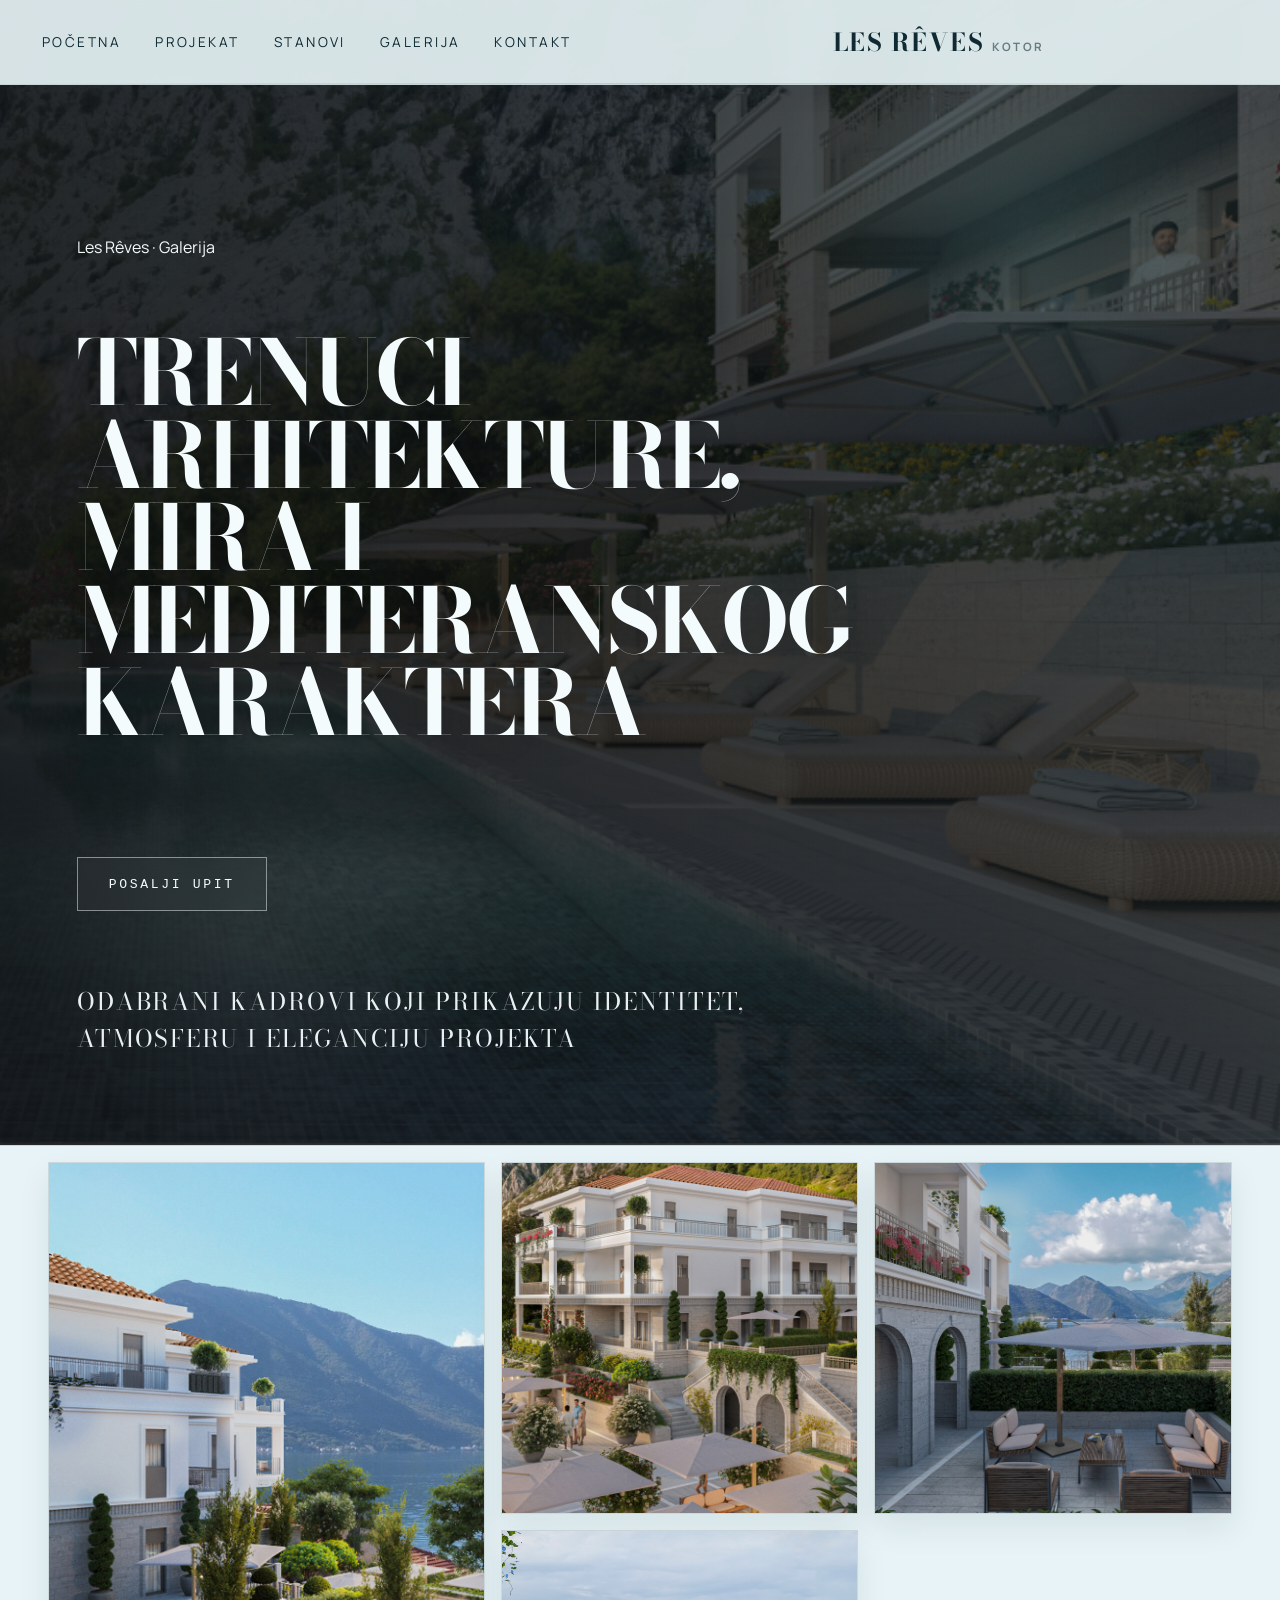
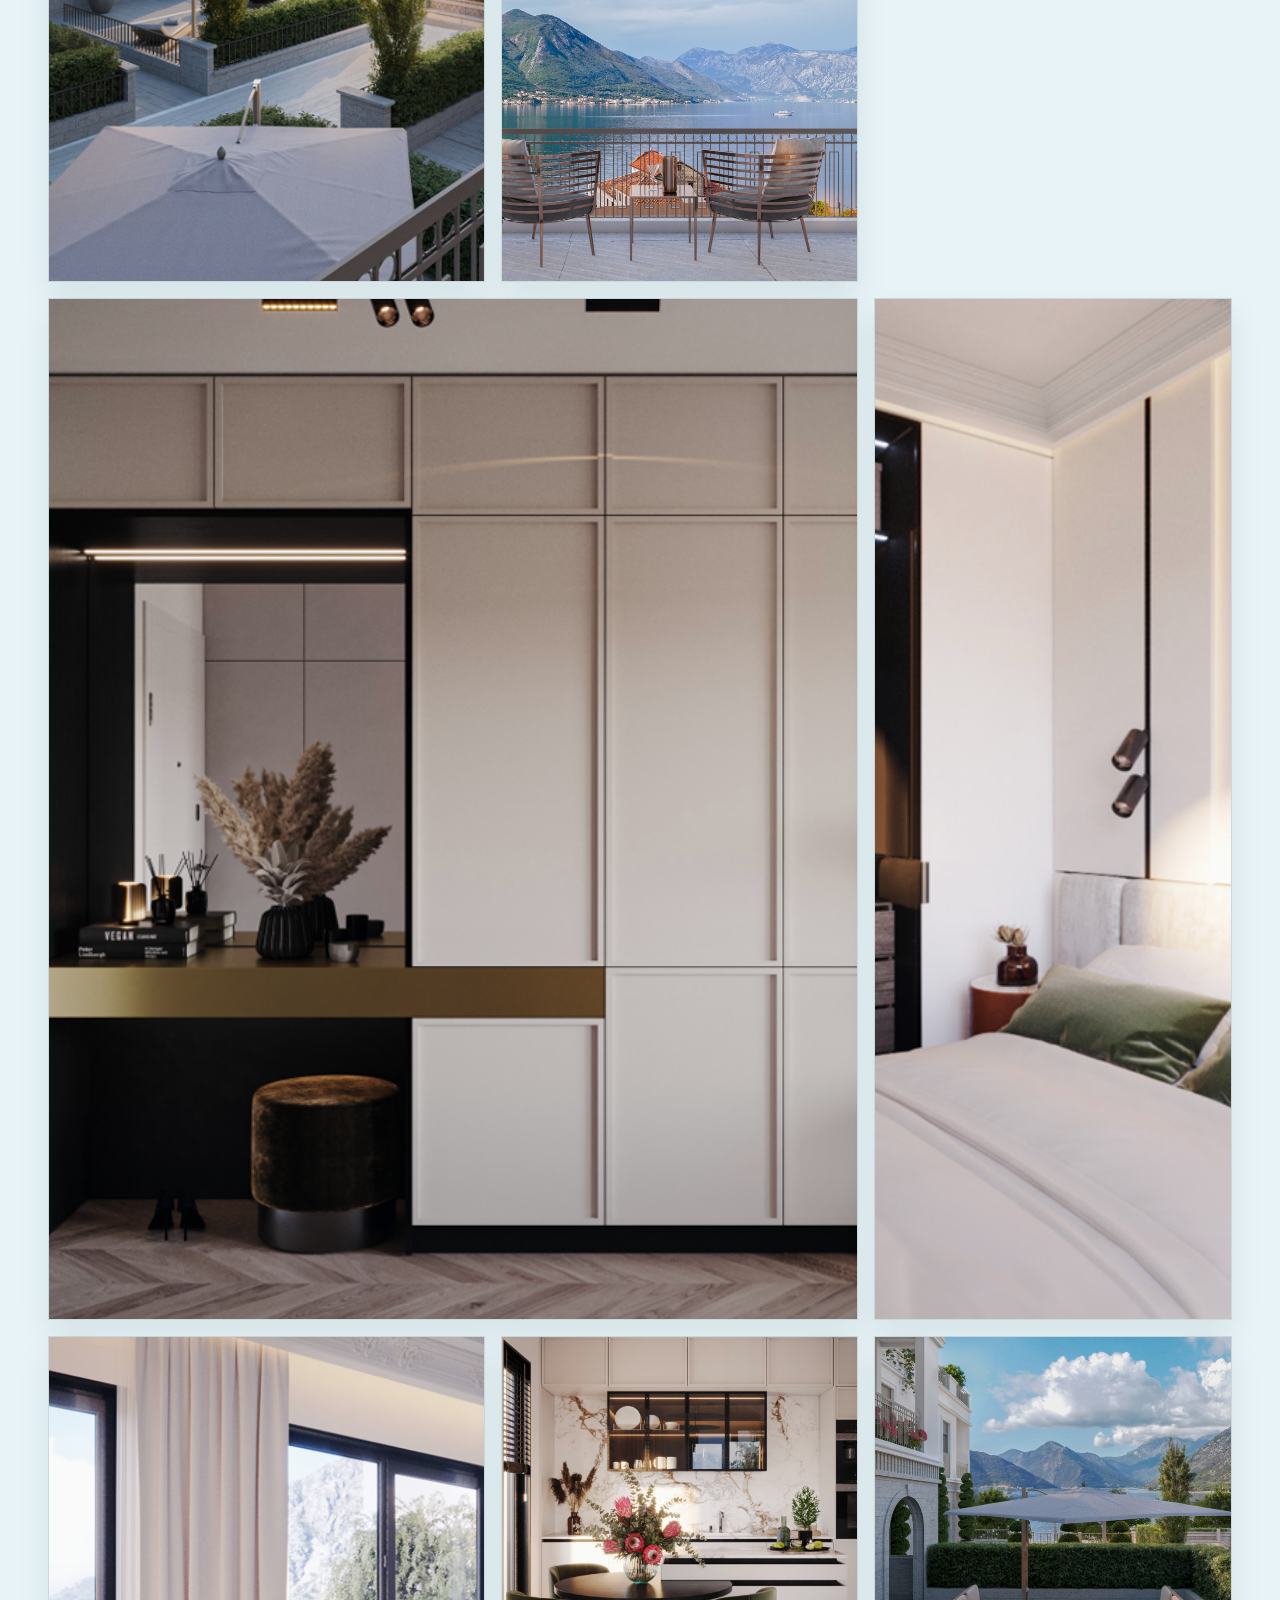
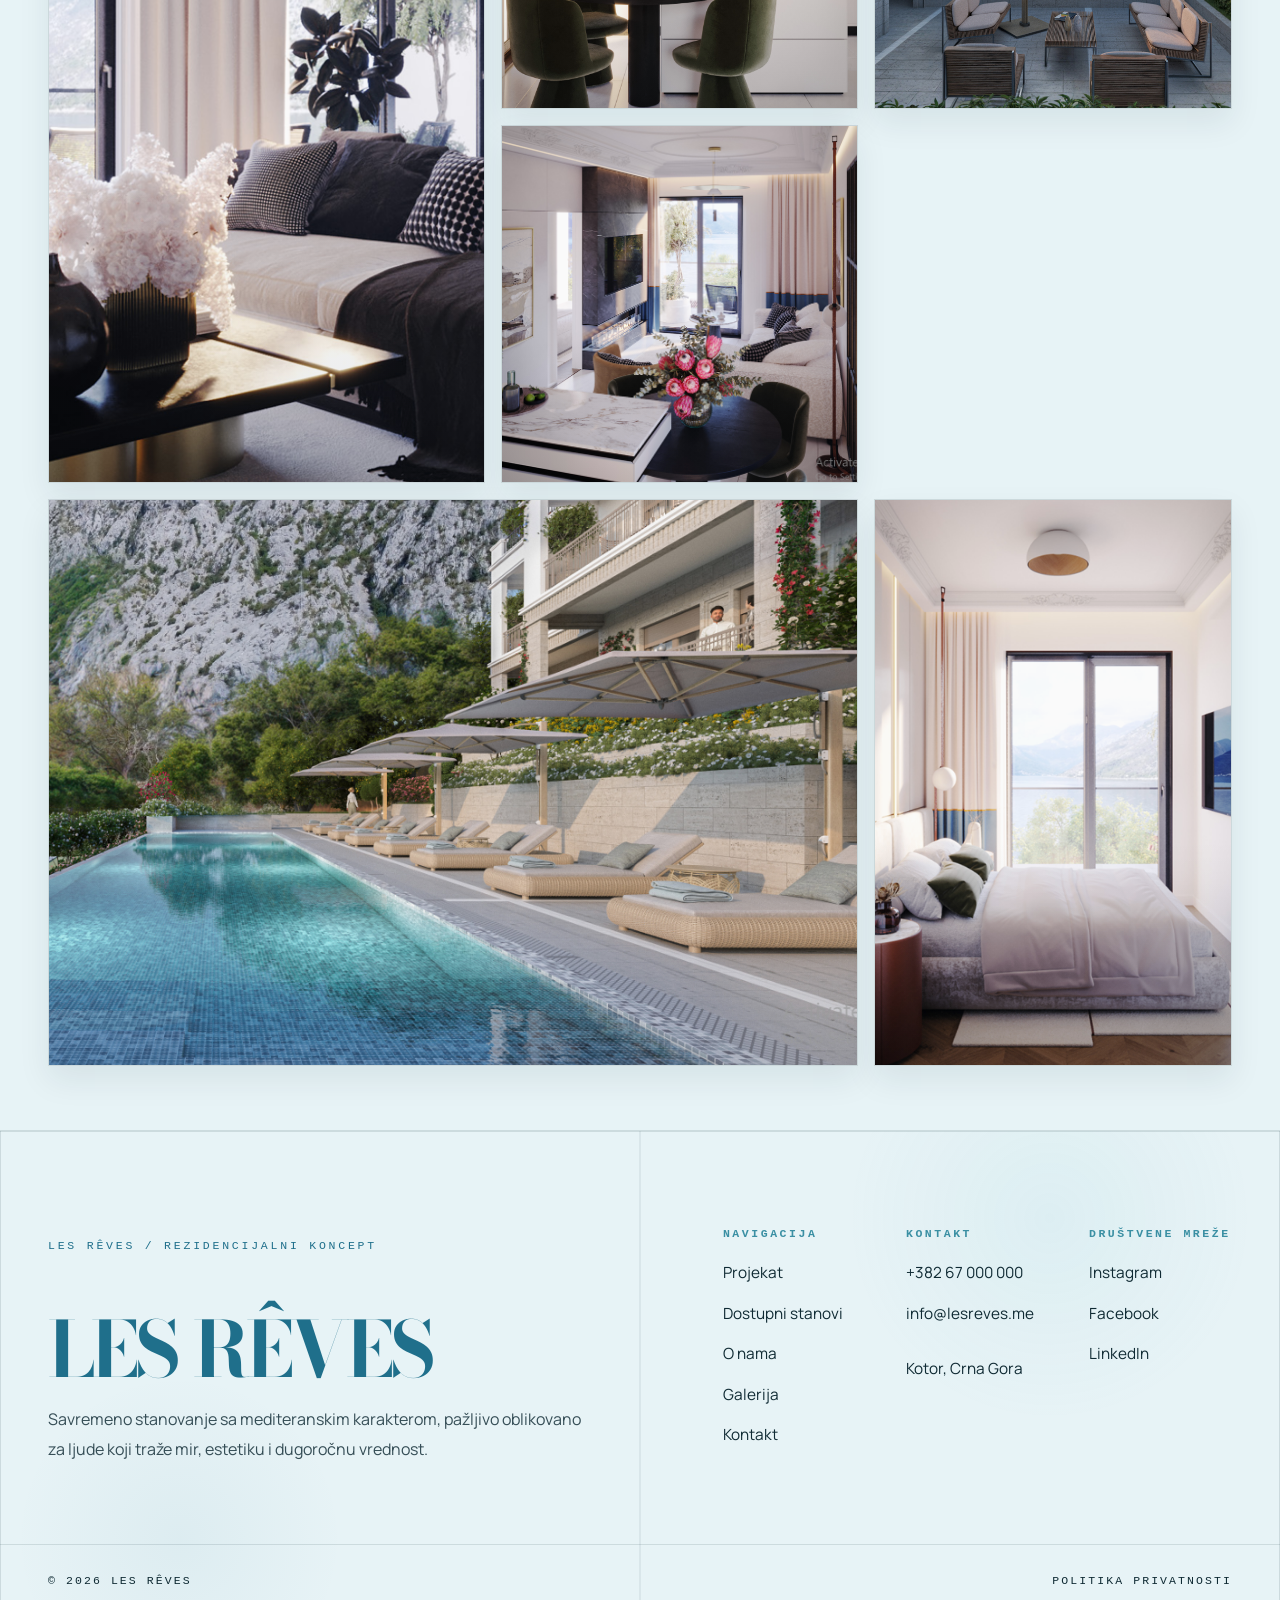
<file: Galerija/galerija.html>
<!DOCTYPE html>
<html lang="en">
<head>
  <meta charset="UTF-8" />
  <meta name="viewport" content="width=device-width, initial-scale=1.0" />
  <title>Galerija</title>

  <link rel="preconnect" href="https://fonts.googleapis.com">
  <link rel="preconnect" href="https://fonts.gstatic.com" crossorigin>
  <link href="https://fonts.googleapis.com/css2?family=Bodoni+Moda:opsz,wght@6..96,500;6..96,600;6..96,700&family=Manrope:wght@400;500;600;700&display=swap" rel="stylesheet">

  <link rel="stylesheet" href="galerija.css" />
</head>
<body>
    <header class="site-header">
        <div class="nav-shell">
          <a href="../index.html" class="brand">
            <span class="brand-main">LES RÊVES</span>
            <span class="brand-sub">KOTOR</span>
          </a>
      
          <nav class="desktop-nav" aria-label="Primary navigation">
            <a href="../index.html">Početna</a>
            <a href="../Projekat/projekat.html">Projekat</a>
            <a href="../Stanovi/stanovi.html">Stanovi</a>
            <a href="galerija.html" class="is-active">Galerija</a>
            <a href="../Kontakt/kontakt.html">Kontakt</a>
          </nav>
      
          <div class="nav-spacer" aria-hidden="true"></div>
      
          <button class="menu-toggle" aria-label="Open menu" aria-expanded="false" aria-controls="mobile-menu">
            <span></span>
            <span></span>
            <span></span>
          </button>
        </div>
      
        <nav class="mobile-nav" id="mobile-menu" aria-label="Mobile navigation">
          <a href="../index.html">Početna</a>
          <a href="../Projekat/projekat.html">Projekat</a>
          <a href="../Stanovi/stanovi.html">Stanovi</a>
          <a href="galerija.html" class="is-active">Galerija</a>
          <a href="../Kontakt/kontakt.html">Kontakt</a>
        </nav>
      </header>

  <main>
    <section class="hero">
      <div class="projekat-media">
        <img src="galerija-hero.png" alt="Galerija projekta Les Rêves u Kotoru" class="projekat-image" />
      </div>
  
      <div class="hero-overlay"></div>
  
      <div class="hero-content">
        <p class="projekat-kicker">Les Rêves · Galerija</p>
  
        <h1>
          Trenuci arhitekture, mira i mediteranskog karaktera
        </h1>
  
        <a href="#galerija-grid" class="hero-btn">Posalji upit</a>
  
        <p class="hero-note">Odabrani kadrovi koji prikazuju identitet, atmosferu i eleganciju projekta</p>
      </div>
    </section>
  </main>

  <section class="gallery-only" id="galerija-grid">
    <div class="gallery-only-grid">
      <div class="gallery-only-item gallery-only-item-large">
        <img src="galerija-7.png" alt="Les Rêves galerija 7" width="900" height="1100" loading="lazy" />
      </div>
  
      <div class="gallery-only-item">
        <img src="galerija-8.png" alt="Les Rêves galerija 8" width="760" height="720" loading="lazy" />
      </div>
  
      <div class="gallery-only-item">
        <img src="galerija-9.png" alt="Les Rêves galerija 9" width="760" height="720" loading="lazy" />
      </div>
  
      <div class="gallery-only-item">
        <img src="galerija-10.png" alt="Les Rêves galerija 10" width="760" height="720" loading="lazy" />
      </div>
  
      <div class="gallery-only-item gallery-only-item-wide">
        <img src="galerija-11.png" alt="Les Rêves galerija 11" width="1200" height="760" loading="lazy" />
      </div>
  
      <div class="gallery-only-item">
        <img src="galerija-12.png" alt="Les Rêves galerija 12" width="760" height="720" loading="lazy" />
      </div>

      <div class="gallery-only-item gallery-only-item-large">
        <img src="galerija-1.png" alt="Les Rêves galerija 1" width="900" height="1100" loading="lazy" />
      </div>
  
      <div class="gallery-only-item">
        <img src="galerija-2.png" alt="Les Rêves galerija 2" width="760" height="720" loading="lazy" />
      </div>
  
      <div class="gallery-only-item">
        <img src="galerija-3.png" alt="Les Rêves galerija 3" width="760" height="720" loading="lazy" />
      </div>
  
      <div class="gallery-only-item">
        <img src="galerija-4.png" alt="Les Rêves galerija 4" width="760" height="720" loading="lazy" />
      </div>
  
      <div class="gallery-only-item gallery-only-item-wide">
        <img src="galerija-hero.png" alt="Les Rêves galerija 5" width="1200" height="760" loading="lazy" />
      </div>
  
      <div class="gallery-only-item">
        <img src="galerija-5.png"Les Rêves galerija 6" width="760" height="720" loading="lazy" />
      </div>


       
    </div>
  </section>

  
  
  <footer class="site-footer" id="kontakt">
    <div class="footer-lines">
      <span class="footer-line footer-line-top"></span>
      <span class="footer-line footer-line-left"></span>
      <span class="footer-line footer-line-mid"></span>
      <span class="footer-line footer-line-right"></span>
    </div>
  
    <div class="footer-main">
      <div class="footer-brand-block">
        <p class="footer-label">Les Rêves / Rezidencijalni koncept</p>
        <h2 class="footer-brand">Les Rêves</h2>
        <p class="footer-text">
          Savremeno stanovanje sa mediteranskim karakterom, pažljivo oblikovano
          za ljude koji traže mir, estetiku i dugoročnu vrednost.
        </p>
      </div>
  
      <div class="footer-links-block">
        <div class="footer-col">
          <span class="footer-col-title">Navigacija</span>
          <a href="#projekat">Projekat</a>
          <a href="#stanovi">Dostupni stanovi</a>
          <a href="#onama">O nama</a>
          <a href="#galerija">Galerija</a>
          <a href="#kontakt">Kontakt</a>
        </div>
  
        <div class="footer-col">
          <span class="footer-col-title">Kontakt</span>
          <a href="tel:+38267000000">+382 67 000 000</a>
          <a href="mailto:info@lesreves.me">info@lesreves.me</a>
          <p>Kotor, Crna Gora</p>
        </div>
  
        <div class="footer-col">
          <span class="footer-col-title">Društvene mreže</span>
          <a href="#" target="_blank" rel="noopener noreferrer">Instagram</a>
          <a href="#" target="_blank" rel="noopener noreferrer">Facebook</a>
          <a href="#" target="_blank" rel="noopener noreferrer">LinkedIn</a>
        </div>
      </div>
    </div>
  
    <div class="footer-bottom">
      <span>© 2026 Les Rêves</span>
      <a href="#">Politika privatnosti</a>
    </div>
  </footer>

  <script src="galerija.js"></script>
  </body>

  </html>
</file>
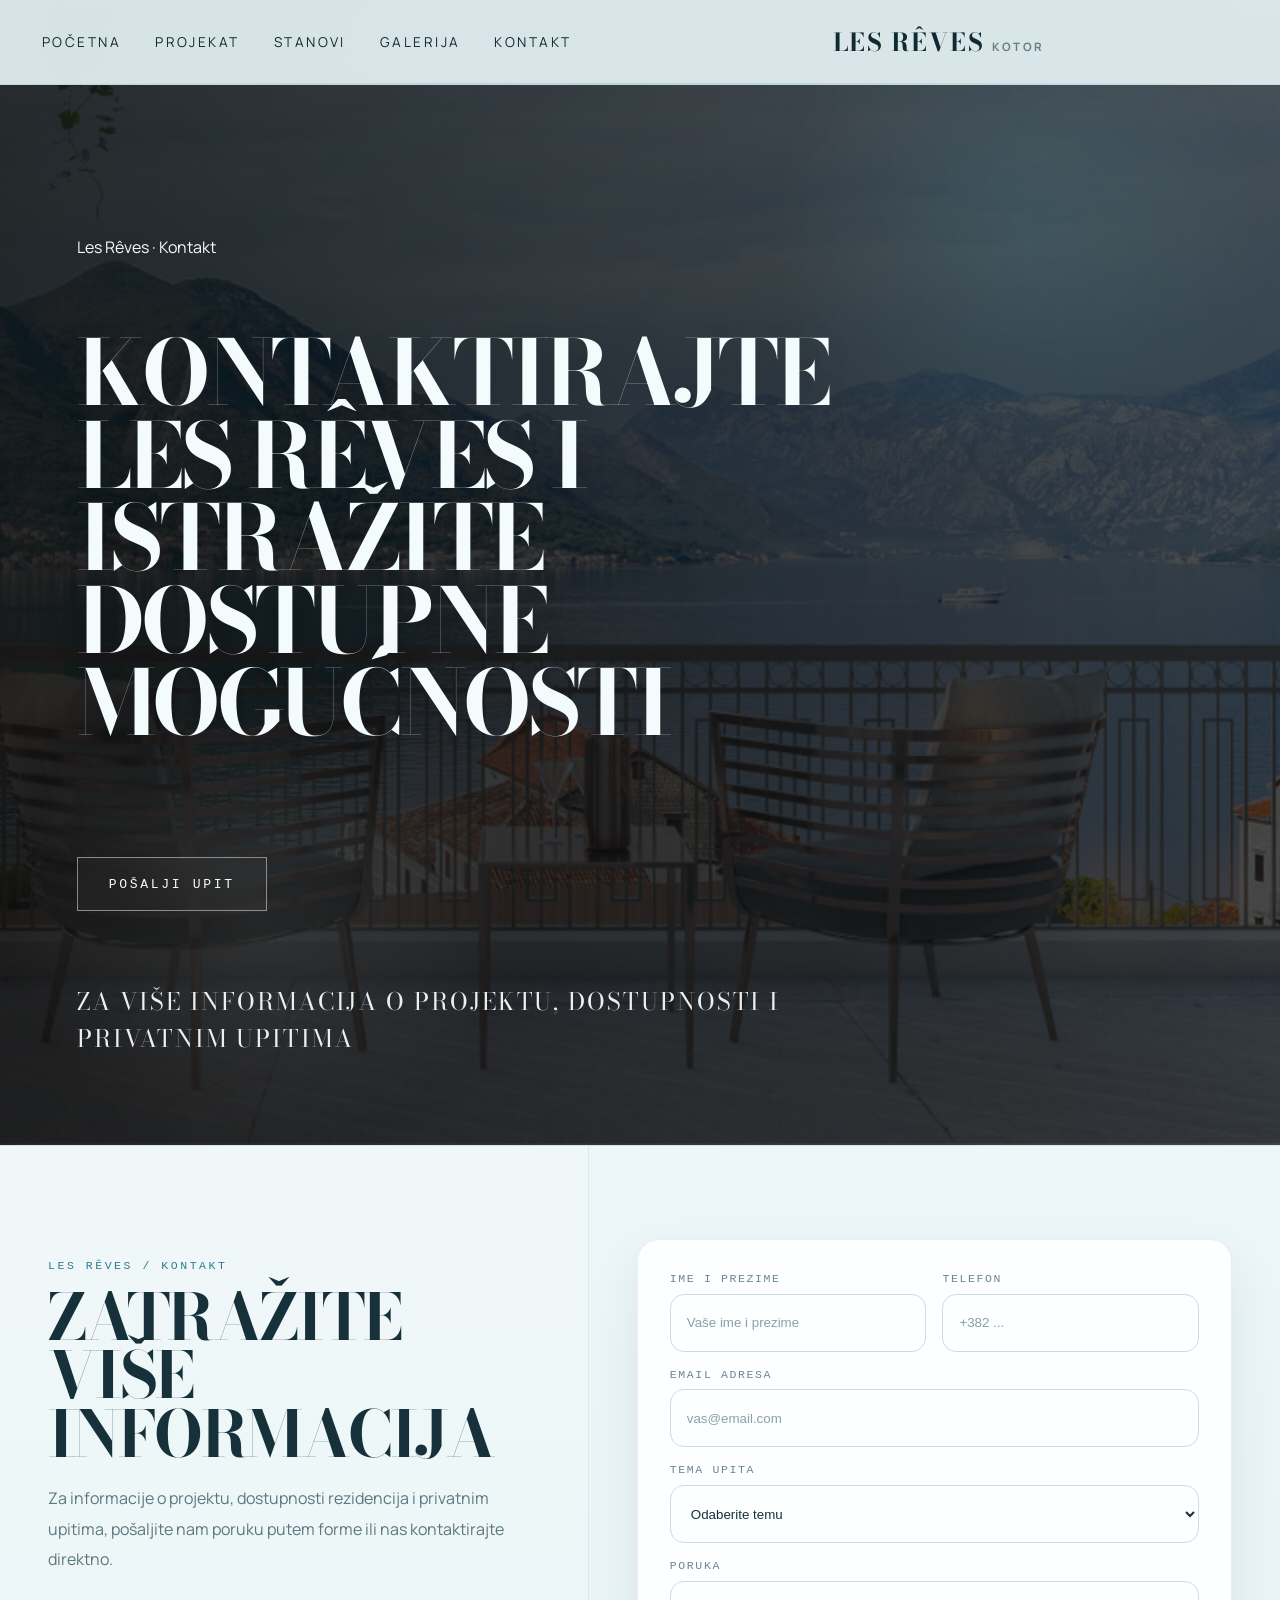
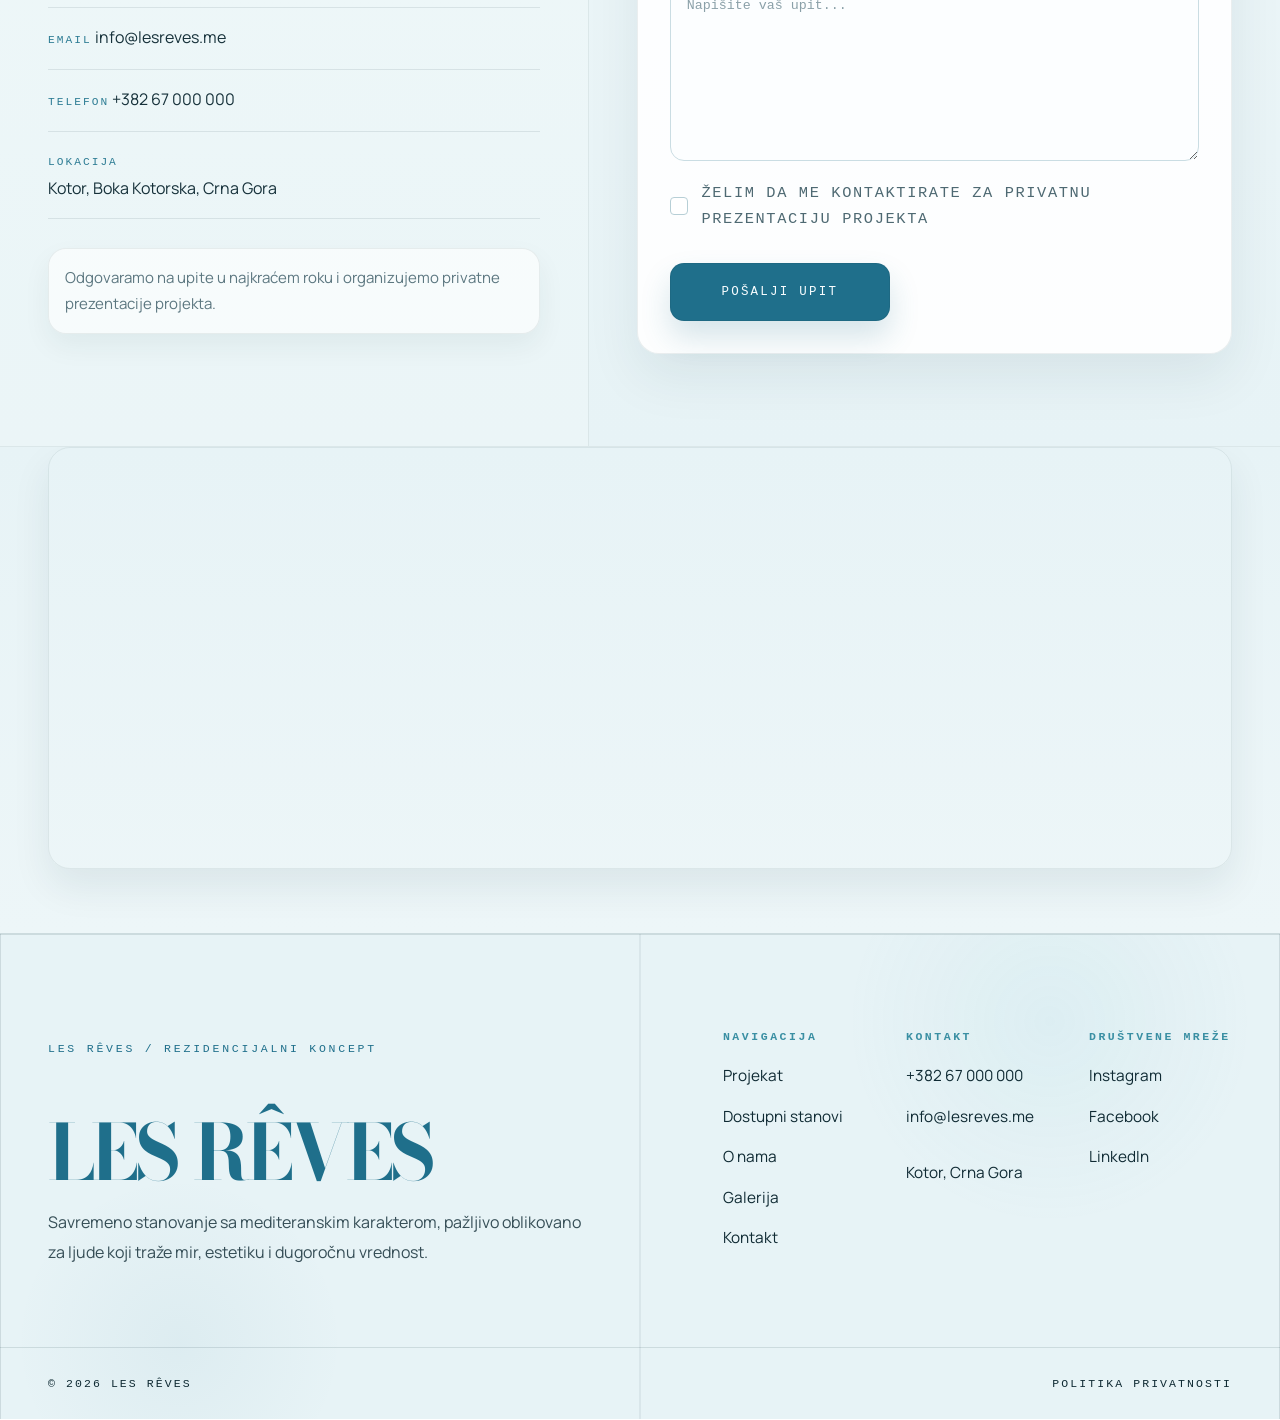
<file: Kontakt/kontakt.html>
<!DOCTYPE html>
<html lang="en">
<head>
  <meta charset="UTF-8" />
  <meta name="viewport" content="width=device-width, initial-scale=1.0" />
  <title>Kontakt</title>

  <link rel="preconnect" href="https://fonts.googleapis.com">
  <link rel="preconnect" href="https://fonts.gstatic.com" crossorigin>
  <link href="https://fonts.googleapis.com/css2?family=Bodoni+Moda:opsz,wght@6..96,500;6..96,600;6..96,700&family=Manrope:wght@400;500;600;700&display=swap" rel="stylesheet">

  <link rel="stylesheet" href="kontakt.css" />
</head>
<body>
    <header class="site-header">
        <div class="nav-shell">
          <a href="../index.html" class="brand">
            <span class="brand-main">LES RÊVES</span>
            <span class="brand-sub">KOTOR</span>
          </a>
      
          <nav class="desktop-nav" aria-label="Primary navigation">
            <a href="../index.html">Početna</a>
            <a href="../Projekat/projekat.html">Projekat</a>
            <a href="../Stanovi/stanovi.html">Stanovi</a>
            <a href="../Galerija/galerija.html">Galerija</a>
            <a href="kontakt.html" class="is-active">Kontakt</a>
          </nav>
      
          <div class="nav-spacer" aria-hidden="true"></div>
      
          <button class="menu-toggle" aria-label="Open menu" aria-expanded="false" aria-controls="mobile-menu">
            <span></span>
            <span></span>
            <span></span>
          </button>
        </div>
      
        <nav class="mobile-nav" id="mobile-menu" aria-label="Mobile navigation">
          <a href="../index.html">Početna</a>
          <a href="../Projekat/projekat.html">Projekat</a>
          <a href="../Stanovi/stanovi.html">Stanovi</a>
          <a href="../Galerija/galerija.html">Galerija</a>
          <a href="kontakt.html" class="is-active">Kontakt</a>
        </nav>
      </header>

  <main>
    <section class="hero contact-hero">
      <div class="projekat-media">
        <img src="kontakt-hero.png" alt="Kontakt Les Rêves projekta u Kotoru" class="projekat-image" />
      </div>
  
      <div class="hero-overlay"></div>
  
      <div class="hero-content">
        <p class="projekat-kicker">Les Rêves · Kontakt</p>
  
        <h1>
            Kontaktirajte Les Rêves i istražite dostupne mogućnosti
          </h1>
  
        <a href="#kontakt-forma" class="hero-btn">Pošalji upit</a>
  
        <p class="hero-note">
          Za više informacija o projektu, dostupnosti i privatnim upitima
        </p>
      </div>
    </section>
  </main>

  <section class="contact-section" id="kontakt-forma">
    <div class="contact-grid">
      <div class="contact-copy">
        <span class="contact-kicker">Les Rêves / kontakt</span>
        <h2 class="contact-title">Zatražite više informacija</h2>
        <p class="contact-text">
          Za informacije o projektu, dostupnosti rezidencija i privatnim upitima,
          pošaljite nam poruku putem forme ili nas kontaktirajte direktno.
        </p>
  
        <div class="contact-info-list">
          <div class="contact-info-item">
            <span class="contact-label">Email</span>
            <a href="mailto:info@lesreves.me">info@lesreves.me</a>
          </div>
  
          <div class="contact-info-item">
            <span class="contact-label">Telefon</span>
            <a href="tel:+38267000000">+382 67 000 000</a>
          </div>
  
          <div class="contact-info-item">
            <span class="contact-label">Lokacija</span>
            <p>Kotor, Boka Kotorska, Crna Gora</p>
          </div>
        </div>
  
        <div class="contact-note">
          <p>
            Odgovaramo na upite u najkraćem roku i organizujemo privatne prezentacije projekta.
          </p>
        </div>
      </div>
  
      <div class="contact-form-wrap">
        <form
          class="contact-form"
          action="https://formspree.io/f/TVOJ_FORM_ID"
          method="POST"
        >
          <div class="contact-form-grid">
            <div class="form-field">
              <label for="name">Ime i prezime</label>
              <input type="text" id="name" name="name" placeholder="Vaše ime i prezime" required>
            </div>
  
            <div class="form-field">
              <label for="phone">Telefon</label>
              <input type="tel" id="phone" name="phone" placeholder="+382 ...">
            </div>
  
            <div class="form-field form-field-full">
              <label for="email">Email adresa</label>
              <input type="email" id="email" name="email" placeholder="vas@email.com" required>
            </div>
  
            <div class="form-field form-field-full">
              <label for="interest">Tema upita</label>
              <select id="interest" name="interest" required>
                <option value="">Odaberite temu</option>
                <option value="projekat">Informacije o projektu</option>
                <option value="stanovi">Dostupni stanovi</option>
                <option value="obilazak">Privatni obilazak</option>
                <option value="ostalo">Ostalo</option>
              </select>
            </div>
  
            <div class="form-field form-field-full">
              <label for="message">Poruka</label>
              <textarea id="message" name="message" rows="6" placeholder="Napišite vaš upit..." required></textarea>
            </div>
  
            <div class="form-field form-field-full checkbox-field">
              <label class="checkbox-wrap" for="privateTour">
                <input type="checkbox" id="privateTour" name="privateTour" value="Da">
                <span class="checkbox-custom"></span>
                <span class="checkbox-text">Želim da me kontaktirate za privatnu prezentaciju projekta</span>
              </label>
            </div>
          </div>
  
          <input type="hidden" name="_subject" value="Les Rêves kontakt upit">
          <input type="hidden" name="_next" value="https://tvojdomen.me/hvala.html">
  
          <div class="contact-form-actions">
            <button type="submit" class="contact-submit">Pošalji upit</button>
          </div>
        </form>
      </div>
    </div>
  </section>
  
  <section class="contact-map-section">
    <div class="contact-map-shell">
      <iframe
        src="https://www.google.com/maps?q=Kotor,+Montenegro&output=embed"
        loading="lazy"
        referrerpolicy="no-referrer-when-downgrade"
        aria-label="Mapa lokacije Kotor, Crna Gora">
      </iframe>
    </div>
  </section>

  
  
  <footer class="site-footer" id="kontakt">
    <div class="footer-lines">
      <span class="footer-line footer-line-top"></span>
      <span class="footer-line footer-line-left"></span>
      <span class="footer-line footer-line-mid"></span>
      <span class="footer-line footer-line-right"></span>
    </div>
  
    <div class="footer-main">
      <div class="footer-brand-block">
        <p class="footer-label">Les Rêves / Rezidencijalni koncept</p>
        <h2 class="footer-brand">Les Rêves</h2>
        <p class="footer-text">
          Savremeno stanovanje sa mediteranskim karakterom, pažljivo oblikovano
          za ljude koji traže mir, estetiku i dugoročnu vrednost.
        </p>
      </div>
  
      <div class="footer-links-block">
        <div class="footer-col">
          <span class="footer-col-title">Navigacija</span>
          <a href="#projekat">Projekat</a>
          <a href="#stanovi">Dostupni stanovi</a>
          <a href="#onama">O nama</a>
          <a href="#galerija">Galerija</a>
          <a href="#kontakt">Kontakt</a>
        </div>
  
        <div class="footer-col">
          <span class="footer-col-title">Kontakt</span>
          <a href="tel:+38267000000">+382 67 000 000</a>
          <a href="mailto:info@lesreves.me">info@lesreves.me</a>
          <p>Kotor, Crna Gora</p>
        </div>
  
        <div class="footer-col">
          <span class="footer-col-title">Društvene mreže</span>
          <a href="#" target="_blank" rel="noopener noreferrer">Instagram</a>
          <a href="#" target="_blank" rel="noopener noreferrer">Facebook</a>
          <a href="#" target="_blank" rel="noopener noreferrer">LinkedIn</a>
        </div>
      </div>
    </div>
  
    <div class="footer-bottom">
      <span>© 2026 Les Rêves</span>
      <a href="#">Politika privatnosti</a>
    </div>
  </footer>

  <script src="kontakt.js"></script>
  </body>

  </html>
</file>
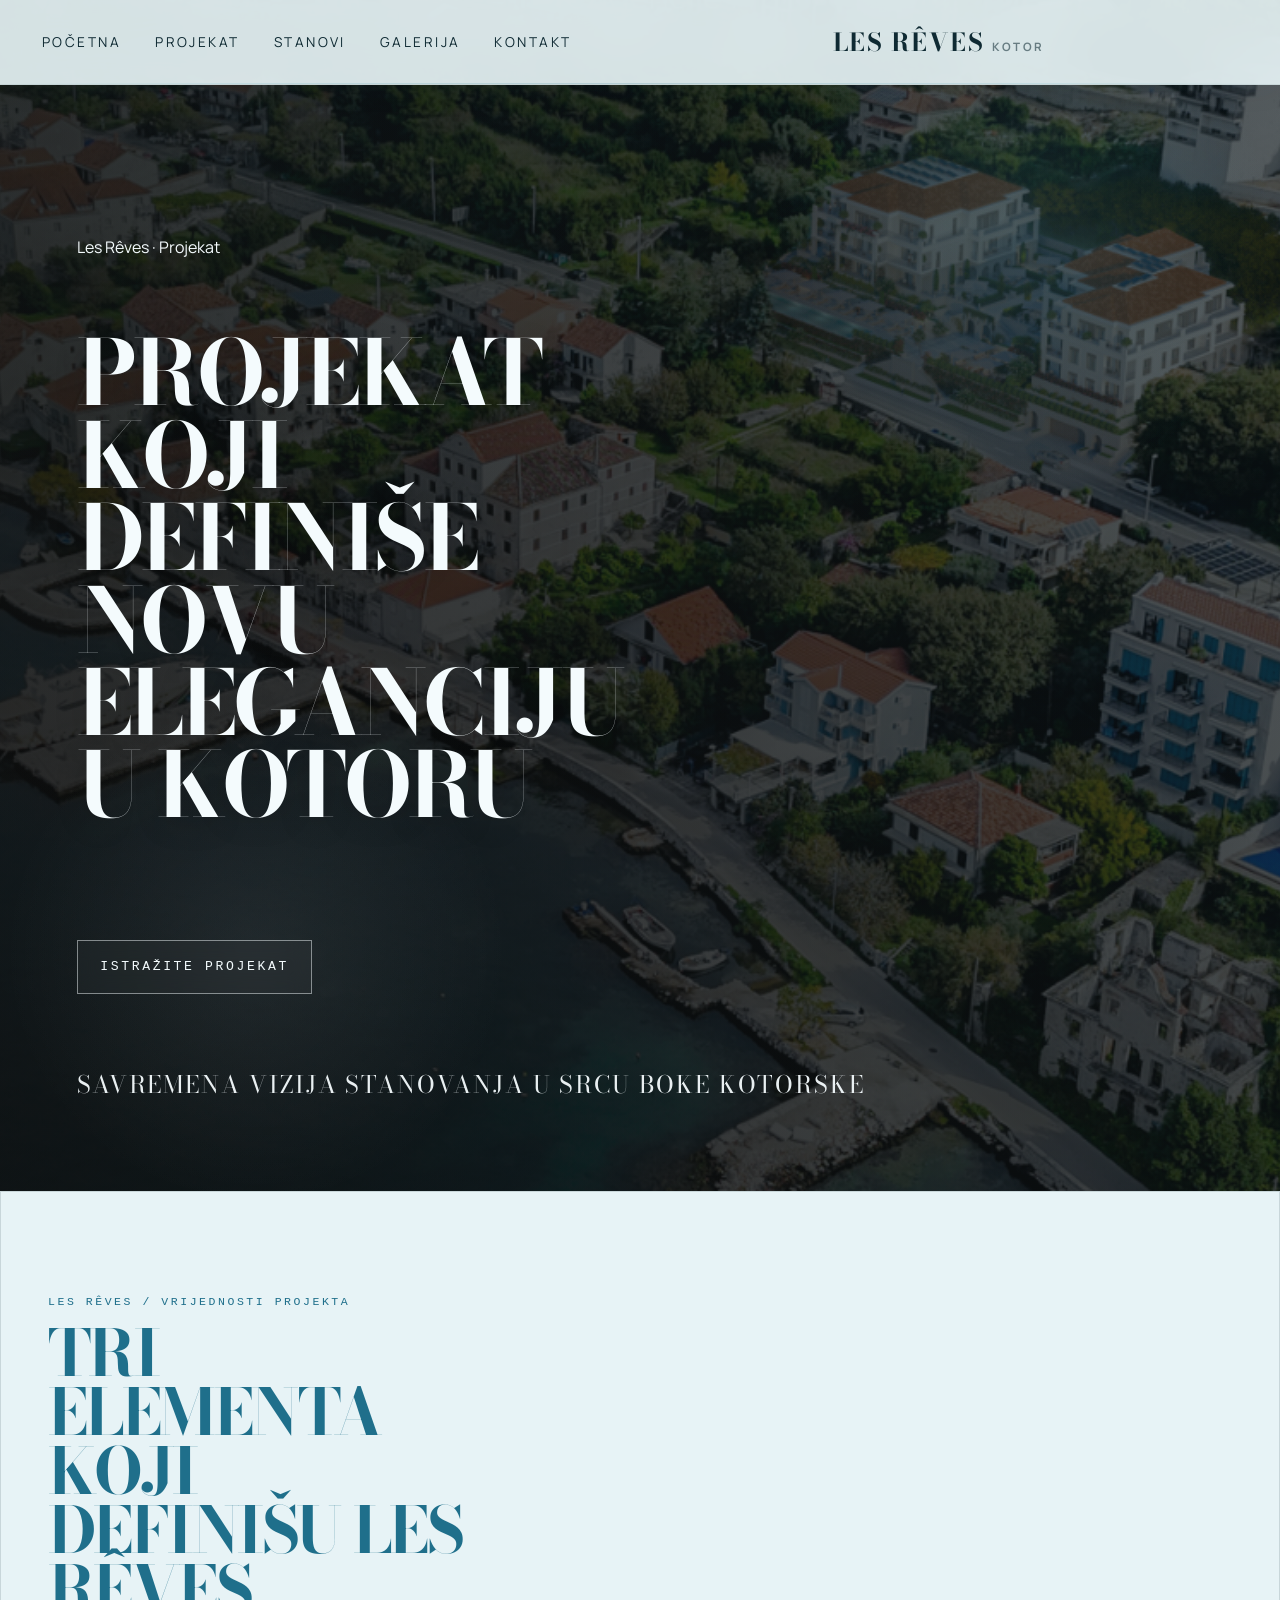
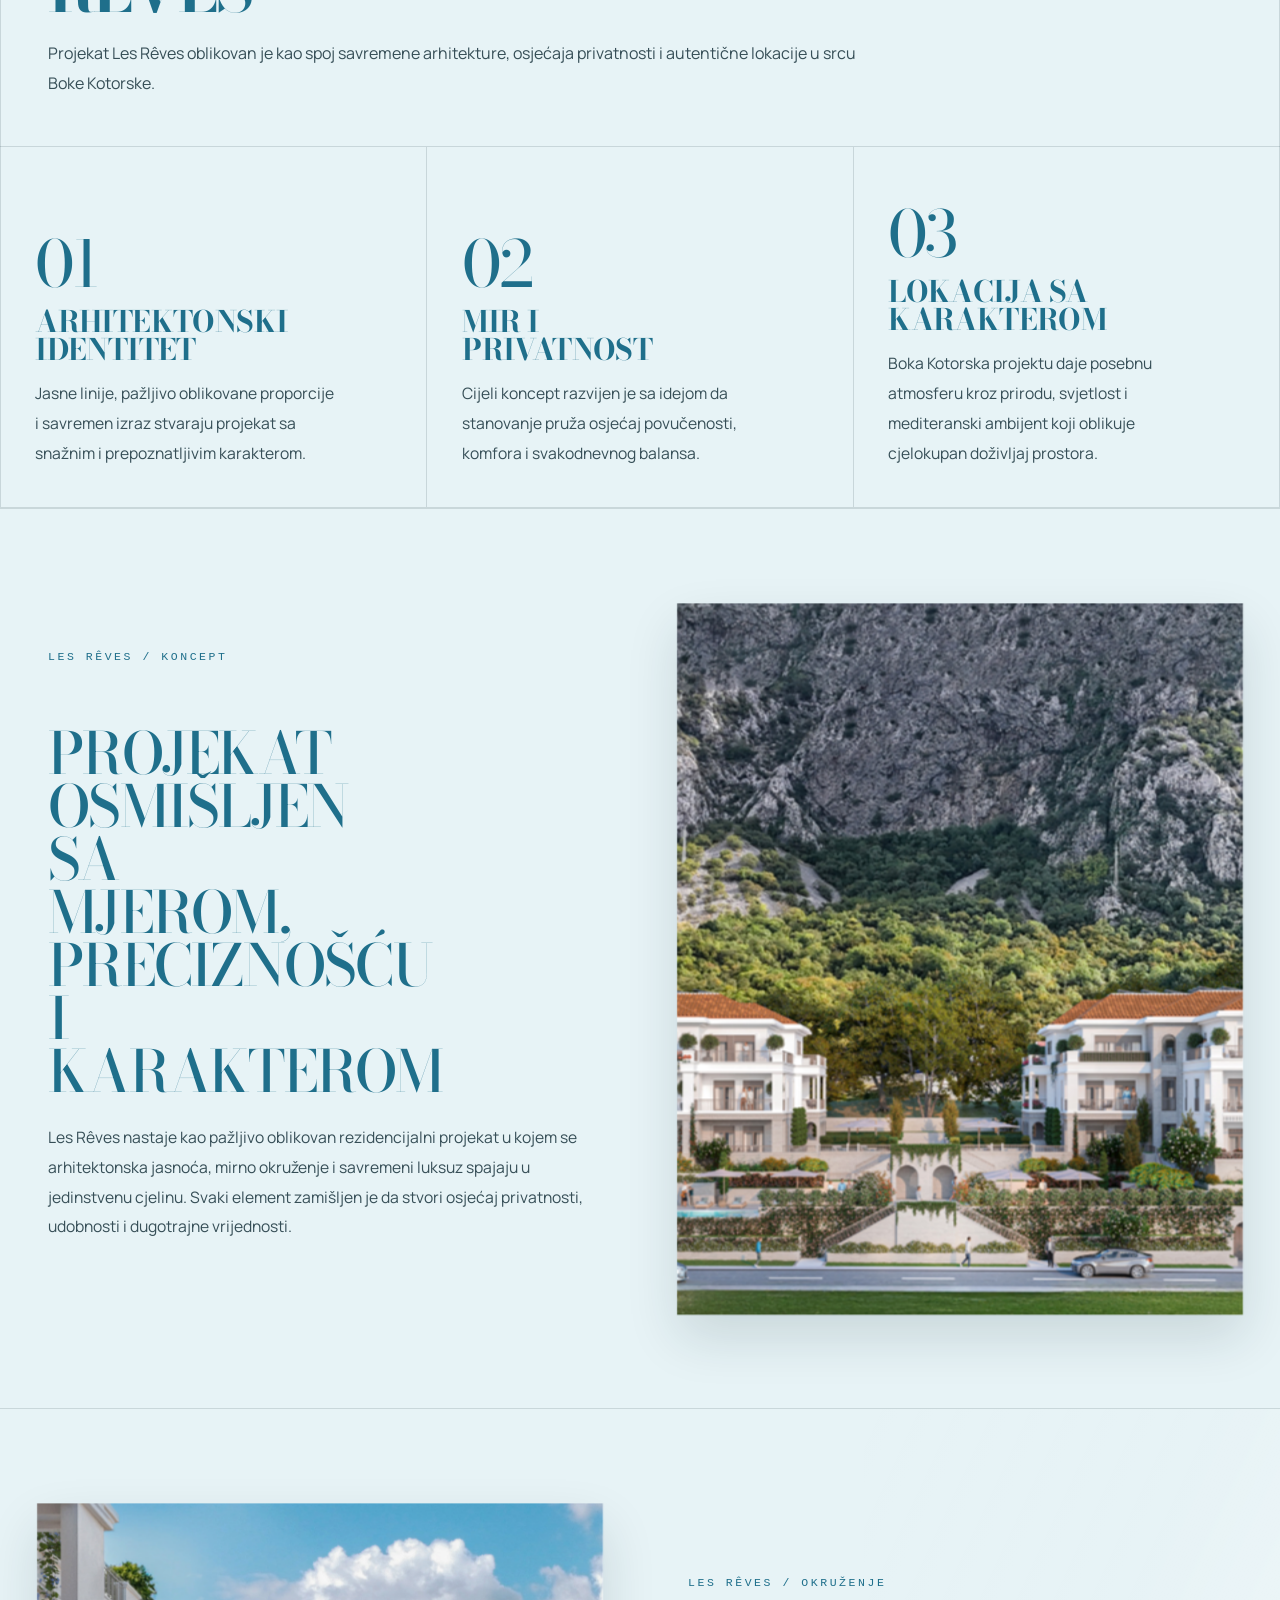
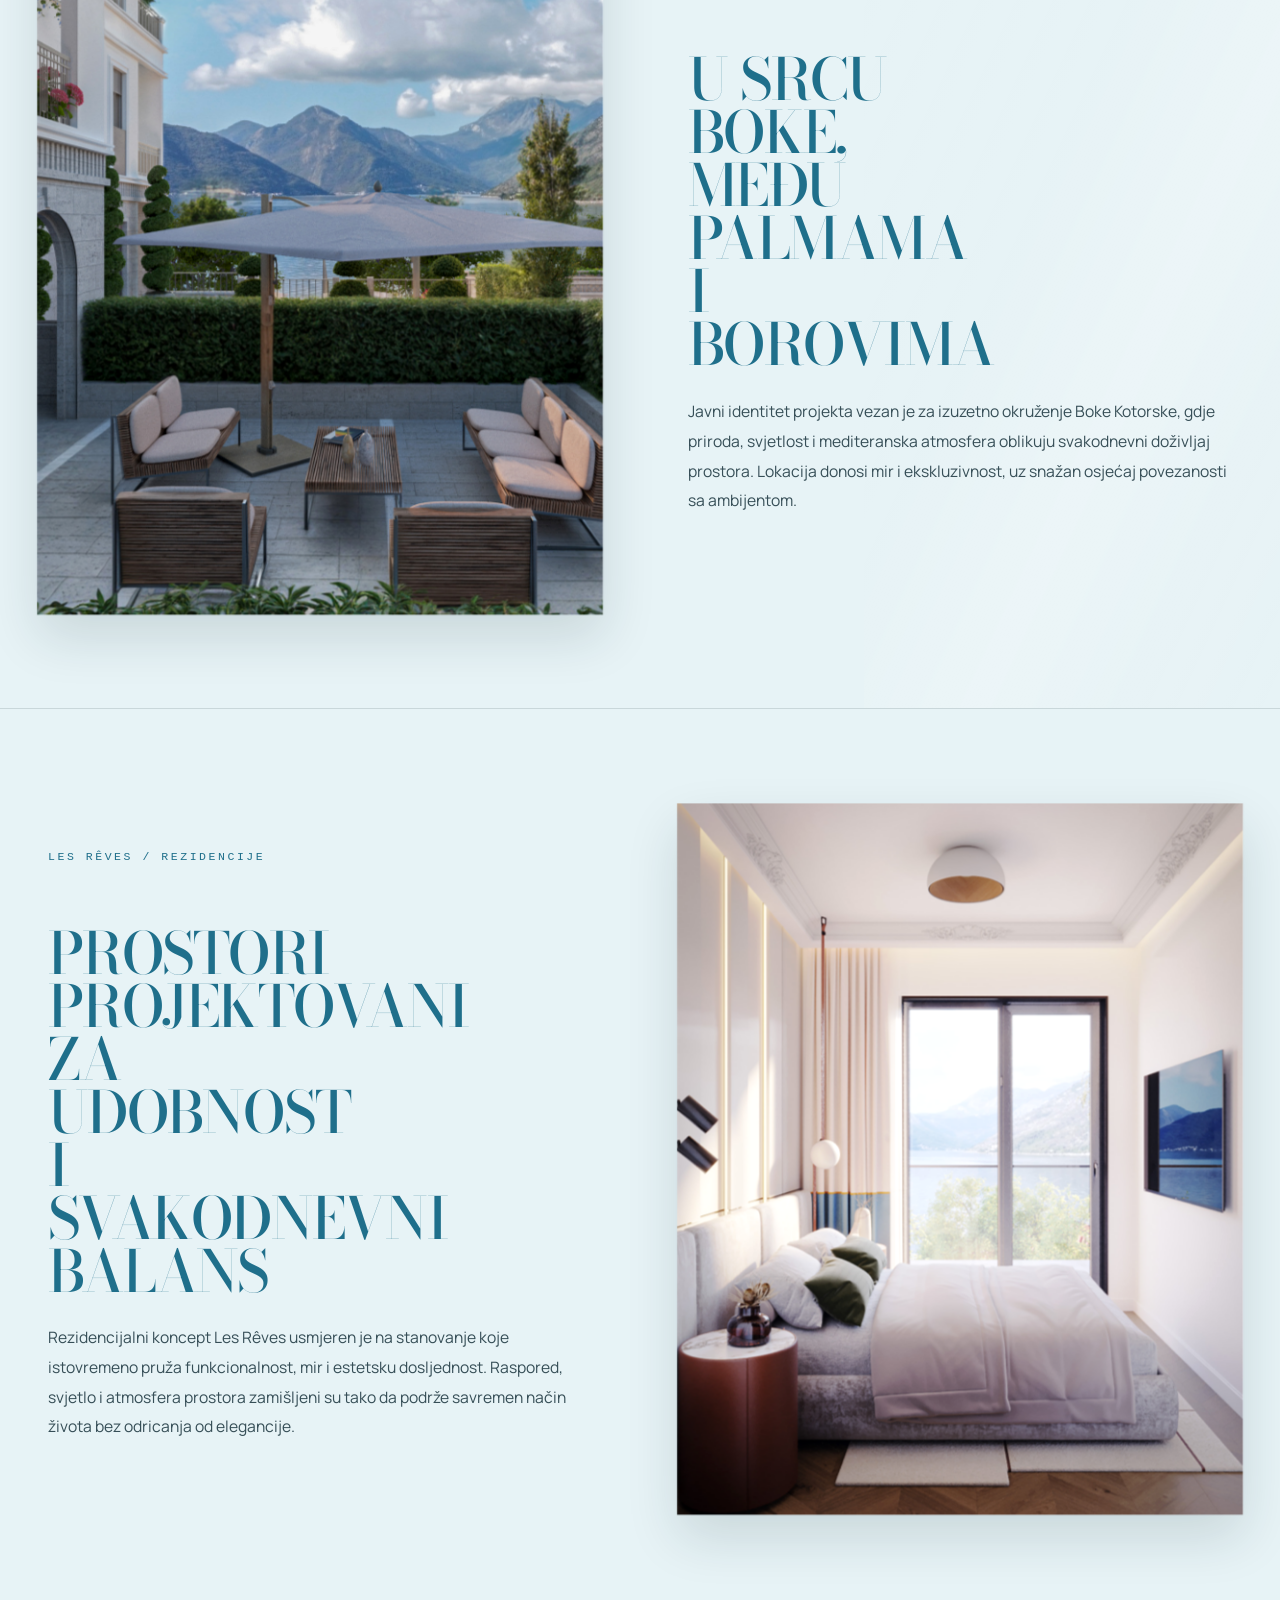
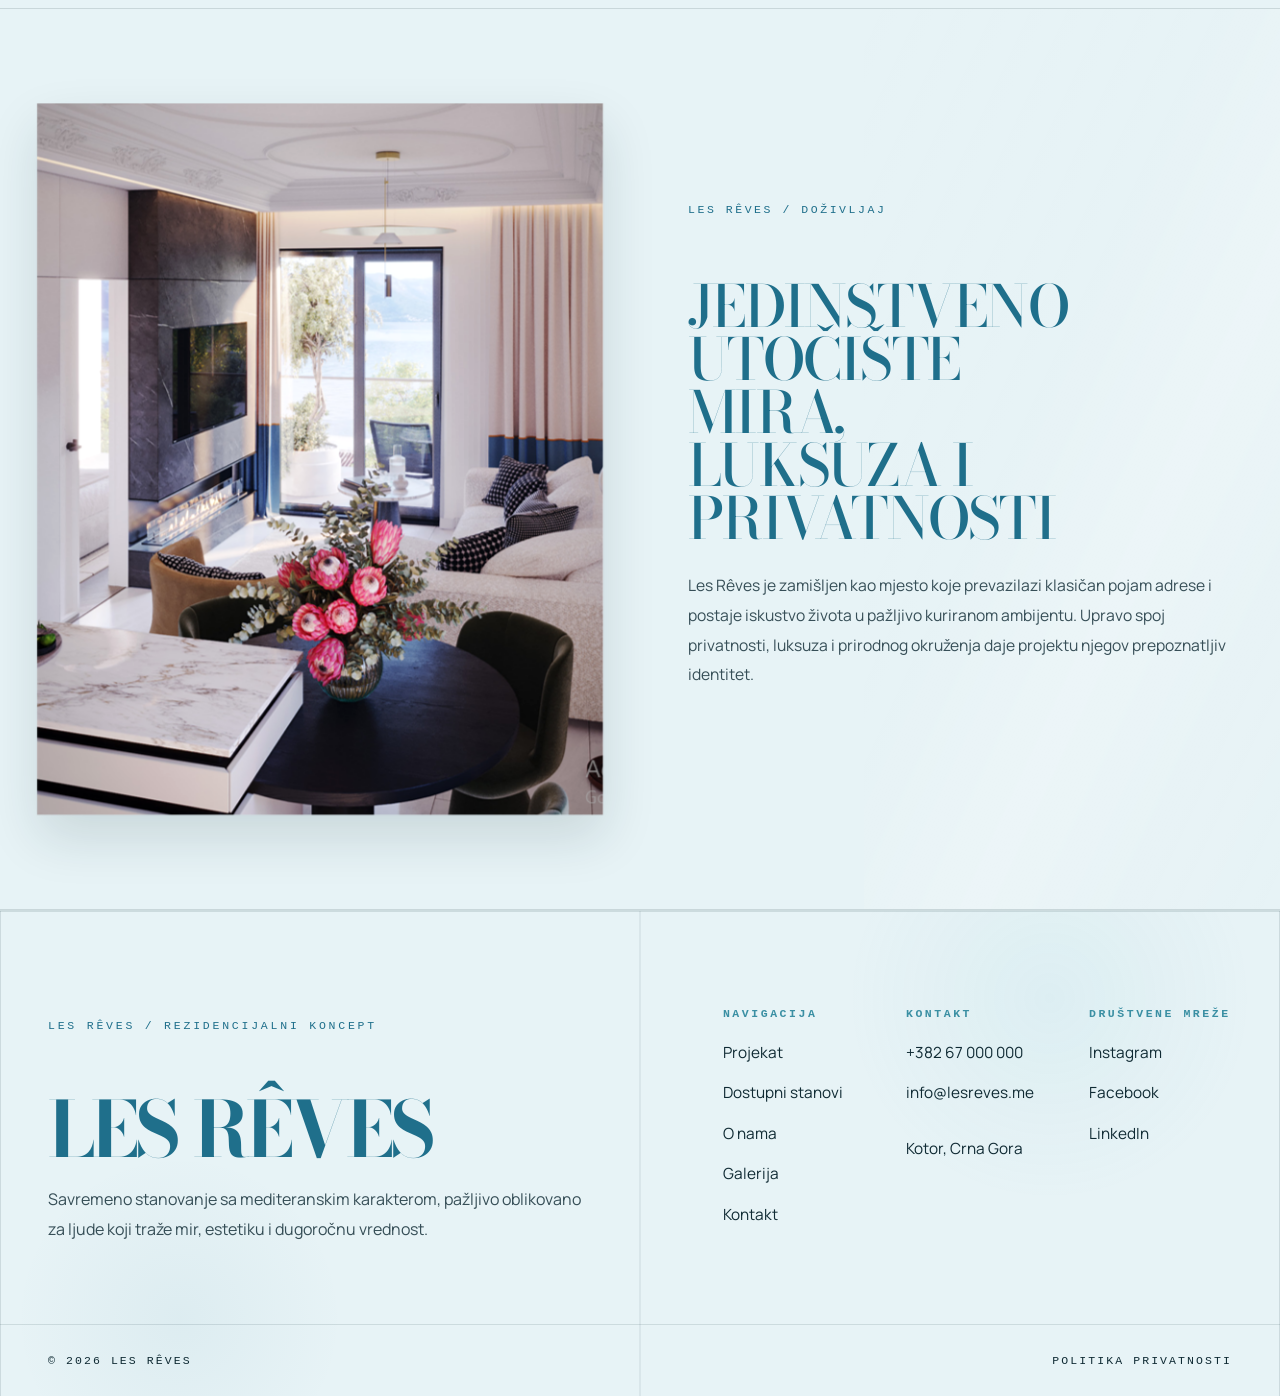
<file: Projekat/projekat.html>
<!DOCTYPE html>
<html lang="en">
<head>
  <meta charset="UTF-8" />
  <meta name="viewport" content="width=device-width, initial-scale=1.0" />
  <title>Projekat</title>

  <link rel="preconnect" href="https://fonts.googleapis.com">
  <link rel="preconnect" href="https://fonts.gstatic.com" crossorigin>
  <link href="https://fonts.googleapis.com/css2?family=Bodoni+Moda:opsz,wght@6..96,500;6..96,600;6..96,700&family=Manrope:wght@400;500;600;700&display=swap" rel="stylesheet">

  <link rel="stylesheet" href="projekat-style.css" />
</head>
<body>
  <header class="site-header">
    <div class="nav-shell">
      <a href="../index.html" class="brand">
        <span class="brand-main">LES RÊVES</span>
        <span class="brand-sub">KOTOR</span>
      </a>
  
      <nav class="desktop-nav" aria-label="Primary navigation">
        <a href="../index.html">Početna</a>
        <a href="projekat.html" class="is-active">Projekat</a>
        <a href="../Stanovi/stanovi.html">Stanovi</a>
        <a href="../Galerija/galerija.html">Galerija</a>
        <a href="../Kontakt/kontakt.html">Kontakt</a>
      </nav>
  
      <div class="nav-spacer" aria-hidden="true"></div>
  
      <button class="menu-toggle" aria-label="Open menu" aria-expanded="false" aria-controls="mobile-menu">
        <span></span>
        <span></span>
        <span></span>
      </button>
    </div>
  
    <nav class="mobile-nav" id="mobile-menu" aria-label="Mobile navigation">
      <a href="../index.html">Početna</a>
      <a href="projekat.html" class="is-active">Projekat</a>
      <a href="../Stanovi/stanovi.html">Stanovi</a>
      <a href="../Galerija/galerija.html">Galerija</a>
      <a href="../Kontakt/kontakt.html">Kontakt</a>
    </nav>
  </header>

  <main>
    <section class="hero">
      <div class="projekat-media">
        <img src="projekat-hero.png" alt="Les Rêves rezidencijalni projekat u Kotoru" class="projekat-image" />
      </div>
  
      <div class="hero-overlay"></div>
  
      <div class="hero-content">
        <p class="projekat-kicker">Les Rêves · Projekat</p>
      
        <h1>
          Projekat koji definiše novu eleganciju u Kotoru
        </h1>
      
        <a href="#projekat" class="hero-btn">Istražite projekat</a>
      
        <p class="hero-note">Savremena vizija stanovanja u srcu Boke Kotorske</p>
      </div>
    </section>
  </main>


  <section class="project-values-section" id="vrijednosti">
    <div class="project-values-head reveal-lines">
      <span class="project-values-kicker">Les Rêves / vrijednosti projekta</span>
      <h2 class="project-values-title">Tri elementa koji definišu Les Rêves</h2>
      <p class="project-values-text">
        Projekat Les Rêves oblikovan je kao spoj savremene arhitekture, osjećaja privatnosti
        i autentične lokacije u srcu Boke Kotorske.
      </p>
    </div>
  
    <div class="project-values-grid">
      <article class="project-value-card reveal-card">
        <span class="project-value-index">01</span>
        <h3 class="project-value-title">Arhitektonski identitet</h3>
        <p class="project-value-text">
          Jasne linije, pažljivo oblikovane proporcije i savremen izraz stvaraju projekat sa
          snažnim i prepoznatljivim karakterom.
        </p>
      </article>
  
      <article class="project-value-card reveal-card">
        <span class="project-value-index">02</span>
        <h3 class="project-value-title">Mir i privatnost</h3>
        <p class="project-value-text">
          Cijeli koncept razvijen je sa idejom da stanovanje pruža osjećaj povučenosti,
          komfora i svakodnevnog balansa.
        </p>
      </article>
  
      <article class="project-value-card reveal-card">
        <span class="project-value-index">03</span>
        <h3 class="project-value-title">Lokacija sa karakterom</h3>
        <p class="project-value-text">
          Boka Kotorska projektu daje posebnu atmosferu kroz prirodu, svjetlost i mediteranski
          ambijent koji oblikuje cjelokupan doživljaj prostora.
        </p>
      </article>
    </div>
  </section>


  <section class="zigzag-section" id="projekat">
    <article class="zigzag-row">
      <div class="zigzag-copy">
        <div class="zigzag-copy-inner">
          <span class="zigzag-kicker">Les Rêves / koncept</span>
          <h2 class="zigzag-title">Projekat osmišljen sa mjerom, preciznošću i karakterom</h2>
          <p class="zigzag-text">Les Rêves nastaje kao pažljivo oblikovan rezidencijalni projekat u kojem se arhitektonska jasnoća, mirno okruženje i savremeni luksuz spajaju u jedinstvenu cjelinu. Svaki element zamišljen je da stvori osjećaj privatnosti, udobnosti i dugotrajne vrijednosti.</p>
          
        </div>
      </div>
      <div class="zigzag-media">
        <img src="projekat-slika1.png" alt="Les Rêves rezidencijalni projekat sa savremenom arhitekturom" width="760" height="720" loading="lazy" />
      </div>
    </article>
  

    <article class="zigzag-row reverse" id="lokacija">
      <div class="zigzag-copy">
        <div class="zigzag-copy-inner">
          <span class="zigzag-kicker">Les Rêves / okruženje</span>
          <h2 class="zigzag-title">U srcu Boke, među palmama i borovima</h2>
          <p class="zigzag-text">Javni identitet projekta vezan je za izuzetno okruženje Boke Kotorske, gdje priroda, svjetlost i mediteranska atmosfera oblikuju svakodnevni doživljaj prostora. Lokacija donosi mir i ekskluzivnost, uz snažan osjećaj povezanosti sa ambijentom.</p>
         
        </div>
      </div>
      <div class="zigzag-media">
        <img src="projekat-slika2.png" alt="Prirodno i mediteransko okruženje projekta Les Rêves" width="760" height="720" loading="lazy" />
      </div>
    </article>
  
    <article class="zigzag-row" id="stanovi">
      <div class="zigzag-copy">
        <div class="zigzag-copy-inner">
          <span class="zigzag-kicker">Les Rêves / rezidencije</span>
          <h2 class="zigzag-title">Prostori projektovani za udobnost i svakodnevni balans</h2>
          <p class="zigzag-text">Rezidencijalni koncept Les Rêves usmjeren je na stanovanje koje istovremeno pruža funkcionalnost, mir i estetsku dosljednost. Raspored, svjetlo i atmosfera prostora zamišljeni su tako da podrže savremen način života bez odricanja od elegancije.</p>
          
        </div>
      </div>
      <div class="zigzag-media">
        <img src="projekat-slika4.png" alt="Rezidencijalne jedinice projekta Les Rêves" width="760" height="720" loading="lazy" />
      </div>
    </article>
  
    <article class="zigzag-row reverse" id="iskustvo">
      <div class="zigzag-copy">
        <div class="zigzag-copy-inner">
          <span class="zigzag-kicker">Les Rêves / doživljaj</span>
          <h2 class="zigzag-title">Jedinstveno utočište mira, luksuza i privatnosti</h2>
          <p class="zigzag-text">Les Rêves je zamišljen kao mjesto koje prevazilazi klasičan pojam adrese i postaje iskustvo života u pažljivo kuriranom ambijentu. Upravo spoj privatnosti, luksuza i prirodnog okruženja daje projektu njegov prepoznatljiv identitet.</p>
         
        </div>
      </div>
      <div class="zigzag-media">
        <img src="projekat-slika3.png" alt="Luksuzni ambijent i privatnost projekta Les Rêves" width="760" height="720" loading="lazy" />
      </div>
    </article>
  </section>
  
  <footer class="site-footer" id="kontakt">
    <div class="footer-lines">
      <span class="footer-line footer-line-top"></span>
      <span class="footer-line footer-line-left"></span>
      <span class="footer-line footer-line-mid"></span>
      <span class="footer-line footer-line-right"></span>
    </div>
  
    <div class="footer-main">
      <div class="footer-brand-block">
        <p class="footer-label">Les Rêves / Rezidencijalni koncept</p>
        <h2 class="footer-brand">Les Rêves</h2>
        <p class="footer-text">
          Savremeno stanovanje sa mediteranskim karakterom, pažljivo oblikovano
          za ljude koji traže mir, estetiku i dugoročnu vrednost.
        </p>
      </div>
  
      <div class="footer-links-block">
        <div class="footer-col">
          <span class="footer-col-title">Navigacija</span>
          <a href="#projekat">Projekat</a>
          <a href="#stanovi">Dostupni stanovi</a>
          <a href="#onama">O nama</a>
          <a href="#galerija">Galerija</a>
          <a href="#kontakt">Kontakt</a>
        </div>
  
        <div class="footer-col">
          <span class="footer-col-title">Kontakt</span>
          <a href="tel:+38267000000">+382 67 000 000</a>
          <a href="mailto:info@lesreves.me">info@lesreves.me</a>
          <p>Kotor, Crna Gora</p>
        </div>
  
        <div class="footer-col">
          <span class="footer-col-title">Društvene mreže</span>
          <a href="#" target="_blank" rel="noopener noreferrer">Instagram</a>
          <a href="#" target="_blank" rel="noopener noreferrer">Facebook</a>
          <a href="#" target="_blank" rel="noopener noreferrer">LinkedIn</a>
        </div>
      </div>
    </div>
  
    <div class="footer-bottom">
      <span>© 2026 Les Rêves</span>
      <a href="#">Politika privatnosti</a>
    </div>
  </footer>

  <script src="app.js"></script>
  </body>

  </html>
</file>
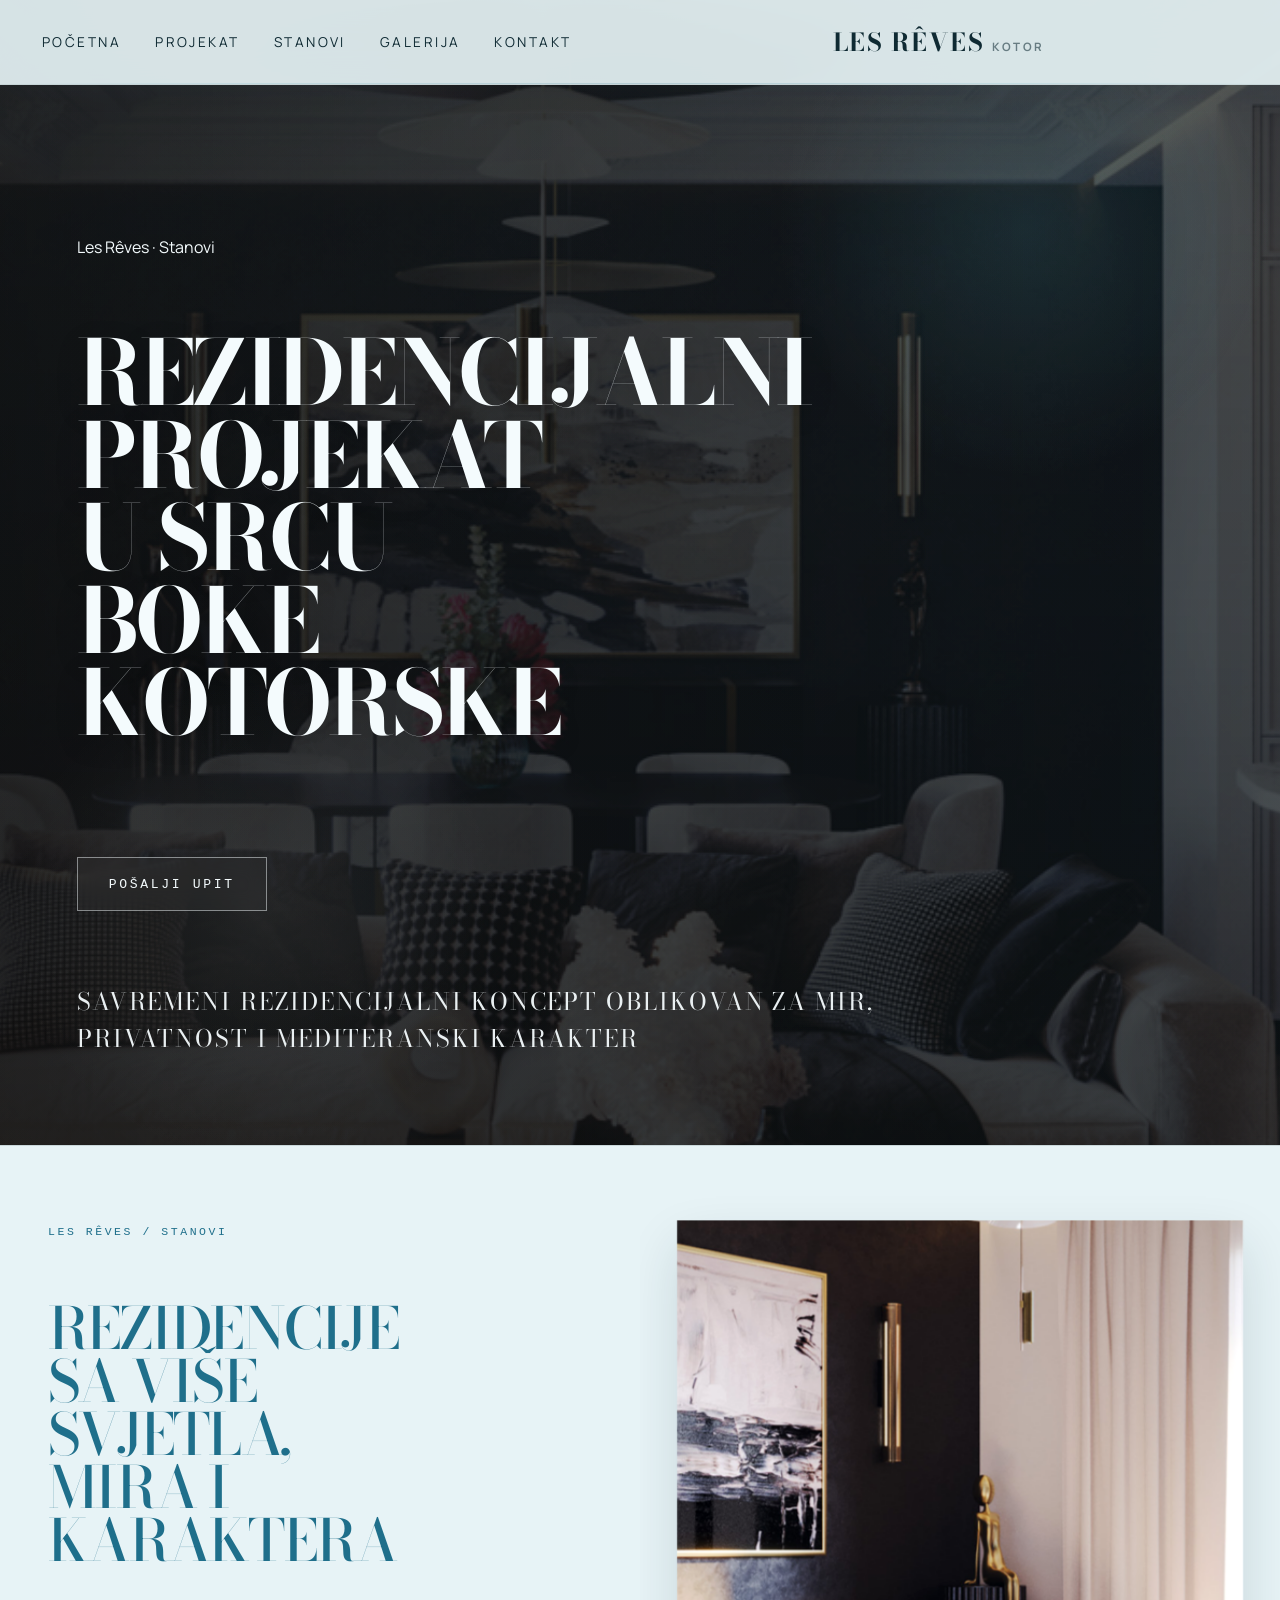
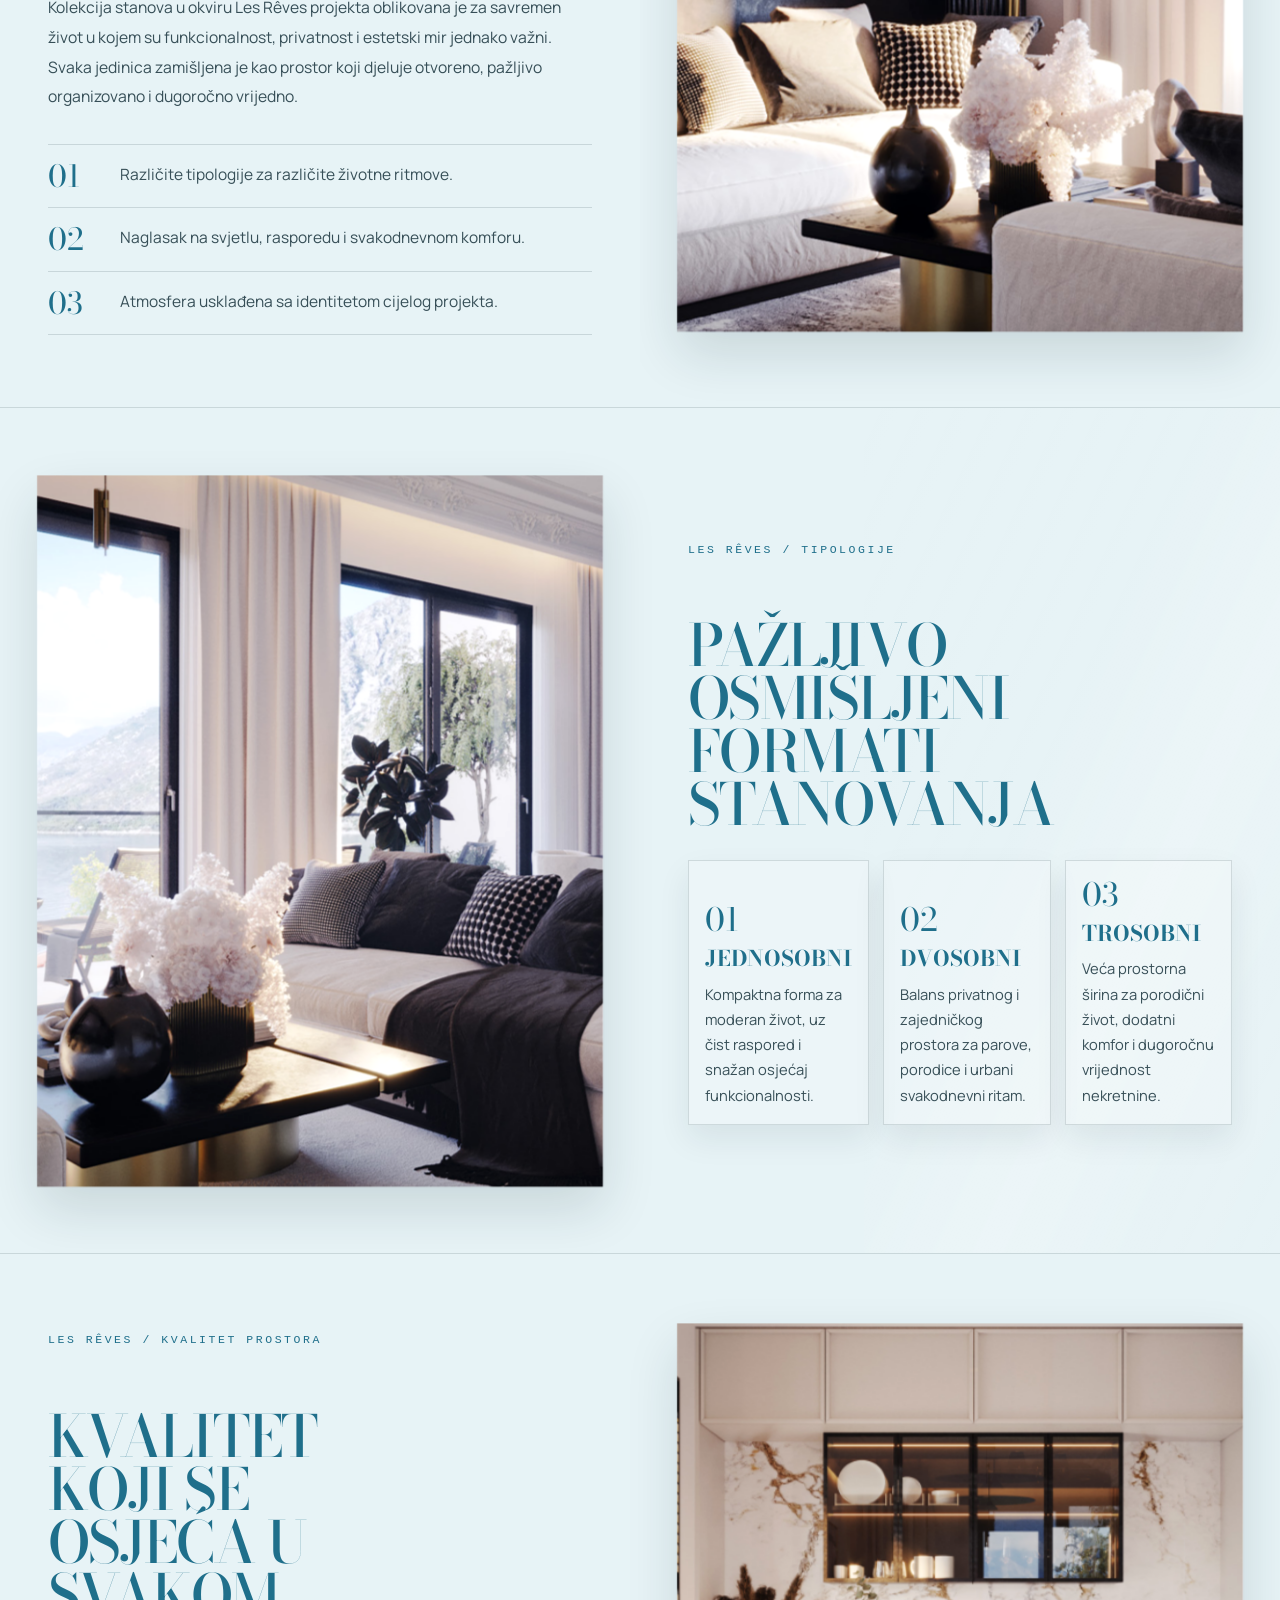
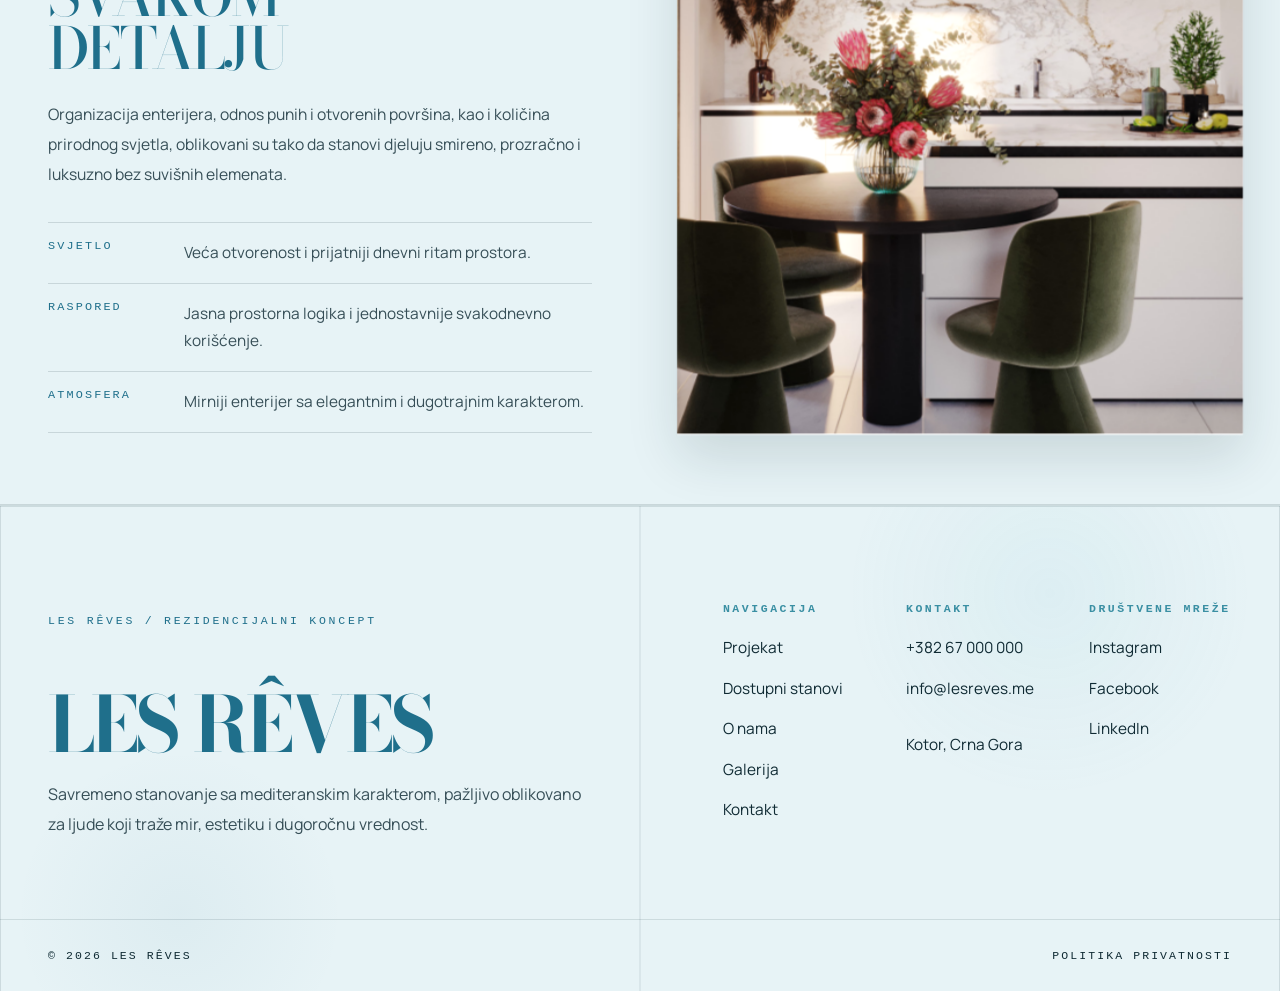
<file: Stanovi/stanovi.html>
<!DOCTYPE html>
<html lang="en">
<head>
  <meta charset="UTF-8" />
  <meta name="viewport" content="width=device-width, initial-scale=1.0" />
  <title>Stanovi</title>

  <link rel="preconnect" href="https://fonts.googleapis.com">
  <link rel="preconnect" href="https://fonts.gstatic.com" crossorigin>
  <link href="https://fonts.googleapis.com/css2?family=Bodoni+Moda:opsz,wght@6..96,500;6..96,600;6..96,700&family=Manrope:wght@400;500;600;700&display=swap" rel="stylesheet">

  <link rel="stylesheet" href="stanovi-style.css" />
</head>
<body>
    <header class="site-header">
        <div class="nav-shell">
          <a href="../index.html" class="brand">
            <span class="brand-main">LES RÊVES</span>
            <span class="brand-sub">KOTOR</span>
          </a>
      
          <nav class="desktop-nav" aria-label="Primary navigation">
            <a href="../index.html">Početna</a>
            <a href="../Projekat/projekat.html">Projekat</a>
            <a href="stanovi.html" class="is-active">Stanovi</a>
            <a href="../Galerija/galerija.html">Galerija</a>
            <a href="../Kontakt/kontakt.html">Kontakt</a>
          </nav>
      
          <div class="nav-spacer" aria-hidden="true"></div>
      
          <button class="menu-toggle" aria-label="Open menu" aria-expanded="false" aria-controls="mobile-menu">
            <span></span>
            <span></span>
            <span></span>
          </button>
        </div>
      
        <nav class="mobile-nav" id="mobile-menu" aria-label="Mobile navigation">
          <a href="../index.html">Početna</a>
          <a href="../Projekat/projekat.html">Projekat</a>
          <a href="stanovi.html" class="is-active">Stanovi</a>
          <a href="../Galerija/galerija.html">Galerija</a>
          <a href="../Kontakt/kontakt.html">Kontakt</a>
        </nav>
      </header>

  <main>
    <section class="hero">
      <div class="projekat-media">
        <img src="stanovi-hero.png" alt="Les Rêves rezidencijalni projekat u Kotoru" class="projekat-image" />
      </div>
  
      <div class="hero-overlay"></div>
  
      <div class="hero-content">
        <p class="projekat-kicker">Les Rêves · Stanovi</p>
  
        <h1>
          Rezidencijalni projekat u srcu Boke Kotorske
        </h1>
  
        <a href="#projekat" class="hero-btn">Pošalji upit</a>
  
        <p class="hero-note">Savremeni rezidencijalni koncept oblikovan za mir, privatnost i mediteranski karakter</p>
      </div>
    </section>
  </main>

  <section class="zigzag-section apartments-showcase" id="stanovi">
    <article class="zigzag-row apartments-showcase-row">
      <div class="zigzag-copy">
        <div class="zigzag-copy-inner">
          <span class="zigzag-kicker">Les Rêves / stanovi</span>
  
          <h2 class="zigzag-title apartments-title">
            Rezidencije sa više svjetla, mira i karaktera
          </h2>
  
          <p class="zigzag-text apartments-lead">
            Kolekcija stanova u okviru Les Rêves projekta oblikovana je za savremen život u kojem
            su funkcionalnost, privatnost i estetski mir jednako važni. Svaka jedinica zamišljena je
            kao prostor koji djeluje otvoreno, pažljivo organizovano i dugoročno vrijedno.
          </p>
  
          <div class="apartments-rail">
            <div class="apartments-rail-item">
              <span class="apartments-rail-number">01</span>
              <p>Različite tipologije za različite životne ritmove.</p>
            </div>
  
            <div class="apartments-rail-item">
              <span class="apartments-rail-number">02</span>
              <p>Naglasak na svjetlu, rasporedu i svakodnevnom komforu.</p>
            </div>
  
            <div class="apartments-rail-item">
              <span class="apartments-rail-number">03</span>
              <p>Atmosfera usklađena sa identitetom cijelog projekta.</p>
            </div>
          </div>
        </div>
      </div>
  
      <div class="zigzag-media apartments-media-frame">
        <img src="stanovi-slika1.png" alt="Les Rêves stanovi i rezidencijalni ambijent" width="760" height="720" loading="lazy" />
       
      </div>
    </article>
  
    <article class="zigzag-row reverse apartments-showcase-row apartments-types-row">
      <div class="zigzag-copy">
        <div class="zigzag-copy-inner">
          <span class="zigzag-kicker">Les Rêves / tipologije</span>
  
          <h2 class="zigzag-title apartments-title apartments-title-sm">
            Pažljivo osmišljeni formati stanovanja
          </h2>
  
          <div class="apartment-plan-grid">
            <article class="apartment-plan-card">
              <span class="apartment-plan-index">01</span>
              <h3>Jednosobni</h3>
              <p>Kompaktna forma za moderan život, uz čist raspored i snažan osjećaj funkcionalnosti.</p>
            </article>
  
            <article class="apartment-plan-card">
              <span class="apartment-plan-index">02</span>
              <h3>Dvosobni</h3>
              <p>Balans privatnog i zajedničkog prostora za parove, porodice i urbani svakodnevni ritam.</p>
            </article>
  
            <article class="apartment-plan-card">
              <span class="apartment-plan-index">03</span>
              <h3>Trosobni</h3>
              <p>Veća prostorna širina za porodični život, dodatni komfor i dugoročnu vrijednost nekretnine.</p>
            </article>
          </div>
        </div>
      </div>
  
      <div class="zigzag-media">
        <img src="stanovi-slika2.png" alt="Tipologije i raspored stanova u projektu Les Rêves" width="760" height="720" loading="lazy" />
      </div>
    </article>
  
    <article class="zigzag-row apartments-showcase-row apartments-quality-row">
      <div class="zigzag-copy">
        <div class="zigzag-copy-inner">
          <span class="zigzag-kicker">Les Rêves / kvalitet prostora</span>
  
          <h2 class="zigzag-title apartments-title apartments-title-sm">
            Kvalitet koji se osjeća u svakom detalju
          </h2>
  
          <p class="zigzag-text">
            Organizacija enterijera, odnos punih i otvorenih površina, kao i količina prirodnog svjetla,
            oblikovani su tako da stanovi djeluju smireno, prozračno i luksuzno bez suvišnih elemenata.
          </p>
  
          <div class="apartment-spec-strip">
            <div class="apartment-spec">
              <span>Svjetlo</span>
              <p>Veća otvorenost i prijatniji dnevni ritam prostora.</p>
            </div>
  
            <div class="apartment-spec">
              <span>Raspored</span>
              <p>Jasna prostorna logika i jednostavnije svakodnevno korišćenje.</p>
            </div>
  
            <div class="apartment-spec">
              <span>Atmosfera</span>
              <p>Mirniji enterijer sa elegantnim i dugotrajnim karakterom.</p>
            </div>
          </div>
        </div>
      </div>
  
      <div class="zigzag-media">
        <img src="stanovi-slika3.png" alt="Detalji enterijera i kvaliteta prostora Les Rêves stanova" width="760" height="720" loading="lazy" />
      </div>
    </article>
  </section>

  
  
  <footer class="site-footer" id="kontakt">
    <div class="footer-lines">
      <span class="footer-line footer-line-top"></span>
      <span class="footer-line footer-line-left"></span>
      <span class="footer-line footer-line-mid"></span>
      <span class="footer-line footer-line-right"></span>
    </div>
  
    <div class="footer-main">
      <div class="footer-brand-block">
        <p class="footer-label">Les Rêves / Rezidencijalni koncept</p>
        <h2 class="footer-brand">Les Rêves</h2>
        <p class="footer-text">
          Savremeno stanovanje sa mediteranskim karakterom, pažljivo oblikovano
          za ljude koji traže mir, estetiku i dugoročnu vrednost.
        </p>
      </div>
  
      <div class="footer-links-block">
        <div class="footer-col">
          <span class="footer-col-title">Navigacija</span>
          <a href="#projekat">Projekat</a>
          <a href="#stanovi">Dostupni stanovi</a>
          <a href="#onama">O nama</a>
          <a href="#galerija">Galerija</a>
          <a href="#kontakt">Kontakt</a>
        </div>
  
        <div class="footer-col">
          <span class="footer-col-title">Kontakt</span>
          <a href="tel:+38267000000">+382 67 000 000</a>
          <a href="mailto:info@lesreves.me">info@lesreves.me</a>
          <p>Kotor, Crna Gora</p>
        </div>
  
        <div class="footer-col">
          <span class="footer-col-title">Društvene mreže</span>
          <a href="#" target="_blank" rel="noopener noreferrer">Instagram</a>
          <a href="#" target="_blank" rel="noopener noreferrer">Facebook</a>
          <a href="#" target="_blank" rel="noopener noreferrer">LinkedIn</a>
        </div>
      </div>
    </div>
  
    <div class="footer-bottom">
      <span>© 2026 Les Rêves</span>
      <a href="#">Politika privatnosti</a>
    </div>
  </footer>

  <script src="stanovi-script.js"></script>
  </body>

  </html>
</file>
<file: Galerija/galerija.css>
:root {
    --color-bg: #e7f3f6;
    --color-bg-dark: #111111;
    --color-text: #0f2a33;
    --color-text-soft: rgba(15, 42, 51, 0.82);
    --color-text-muted: rgba(15, 42, 51, 0.56);
    --color-text-light: #f4fbfd;
  
    --color-accent: #5fb3c6;
    --color-accent-soft: #3a8fa3;
    --color-accent-strong: #1f6f8b;
  
    --color-border: rgba(15, 42, 51, 0.14);
    --color-border-soft: rgba(15, 42, 51, 0.08);
    --color-border-light: rgba(244, 251, 253, 0.7);
  
    --color-overlay: rgba(10, 35, 45, 0.45);
    --color-white-glass: rgba(255, 255, 255, 0.18);
  
    --shadow-soft: 0 14px 30px rgba(15, 42, 51, 0.08);
    --shadow-lux: 0 22px 48px rgba(15, 42, 51, 0.14);
  
    --radius-sm: 10px;
    --radius-md: 16px;
  
    --container-pad: 24px;
    --header-height-mobile: 76px;
    --header-height-desktop: 84px;
  
    --font-body: "Manrope", sans-serif;
    --font-display: "Bodoni Moda", serif;
    --font-mono: "IBM Plex Mono", monospace;
  
    --transition-fast: 0.25s ease;
    --transition-base: 0.35s ease;
    --transition-slow: 0.7s ease;
  }
  
  *,
  *::before,
  *::after {
    box-sizing: border-box;
  }
  
  html,
  body {
    width: 100%;
    overflow-x: hidden;
    scroll-behavior: smooth;
  }
  
  body {
    margin: 0;
    font-family: var(--font-body);
    color: var(--color-text-light);
    background:
      radial-gradient(circle at top right, rgba(223, 232, 230, 0.18), transparent 20%),
      linear-gradient(180deg, #161311 0%, var(--color-bg-dark) 100%);
    -webkit-font-smoothing: antialiased;
    text-rendering: optimizeLegibility;
  }
  
  img,
  video {
    display: block;
    max-width: 100%;
  }
  
  a {
    color: inherit;
    text-decoration: none;
  }
  
  button {
    font: inherit;
    background: none;
    border: 0;
    cursor: pointer;
  }
  
  .brand-main,
  .hero h1,
  .intro-title,
  .zigzag-title,
  .footer-brand {
    text-wrap: balance;
  }
  
  .hero-note,
  .footer-label,
  .zigzag-kicker,
  .intro-label {
    text-wrap: pretty;
  }
  
  /* =========================
     HEADER
  ========================= */
  
  .site-header {
    position: fixed;
    inset: 0 0 auto 0;
    z-index: 50;
    background: rgba(231, 243, 246, 0.92);
    backdrop-filter: blur(18px);
    -webkit-backdrop-filter: blur(18px);
    border-bottom: 1px solid rgba(15, 42, 51, 0.08);
    box-shadow: 0 6px 30px rgba(15, 42, 51, 0.05);
  }
  
  .site-header::before {
    content: "";
    position: absolute;
    inset: auto 0 0 0;
    height: 1px;
    background: linear-gradient(
      90deg,
      transparent 0%,
      rgba(95, 179, 198, 0.18) 20%,
      rgba(31, 111, 139, 0.18) 50%,
      rgba(95, 179, 198, 0.18) 80%,
      transparent 100%
    );
  }
  
  .nav-shell {
    min-height: var(--header-height-mobile);
    display: flex;
    align-items: center;
    justify-content: space-between;
    padding: 0 var(--container-pad);
  }
  
  .brand {
    display: inline-flex;
    align-items: baseline;
    gap: 8px;
    color: var(--color-text);
  }
  
  .brand-main {
    font-family: var(--font-display);
    font-size: 1.55rem;
    font-weight: 700;
    line-height: 1;
    letter-spacing: 0.06em;
  }
  
  .brand-sub {
    font-size: 0.72rem;
    font-weight: 700;
    line-height: 1;
    letter-spacing: 0.22em;
    color: var(--color-text-muted);
  }
  
  .desktop-nav {
    display: none;
  }
  
  .desktop-nav a,
  .mobile-nav a,
  .footer-col a,
  .footer-bottom a {
    transition: color var(--transition-fast);
  }
  
  .desktop-nav a {
    position: relative;
    font-size: 0.85rem;
    text-transform: uppercase;
    letter-spacing: 0.18em;
    color: var(--color-text);
  }
  
  .desktop-nav a::after,
  .footer-col a::after {
    content: "";
    position: absolute;
    left: 0;
    width: 100%;
    height: 1px;
    background: currentColor;
    transform: scaleX(0);
    transform-origin: left;
    transition: transform var(--transition-fast);
  }
  
  .desktop-nav a::after {
    bottom: -8px;
  }
  
  .desktop-nav a:hover,
  .footer-col a:hover,
  .footer-bottom a:hover {
    color: var(--color-accent-strong);
  }
  
  .desktop-nav a:hover::after,
  .footer-col a:hover::after {
    transform: scaleX(1);
  }
  
  .menu-toggle {
    width: 46px;
    height: 46px;
    display: inline-flex;
    flex-direction: column;
    justify-content: center;
    gap: 6px;
  }
  
  .menu-toggle span {
    display: block;
    width: 34px;
    height: 2px;
    margin-left: auto;
    background: var(--color-text);
    transition: transform 0.3s ease, opacity 0.3s ease, background 0.3s ease;
  }
  
  .menu-toggle:hover span {
    background: var(--color-accent-strong);
  }
  
  .mobile-nav {
    display: grid;
    gap: 18px;
    max-height: 0;
    overflow: hidden;
    padding: 0 var(--container-pad);
    background: linear-gradient(180deg, rgba(231, 243, 246, 0.98), rgba(219, 236, 240, 0.98));
    transition: max-height var(--transition-base), padding var(--transition-base);
  }
  
  .mobile-nav a {
    font-size: 0.84rem;
    letter-spacing: 0.16em;
    text-transform: uppercase;
    color: var(--color-text);
  }
  
  .mobile-nav.active {
    max-height: 320px;
    padding: 0 var(--container-pad) 22px;
  }
  
  .menu-toggle.active span:nth-child(1) {
    transform: translateY(8px) rotate(45deg);
  }
  
  .menu-toggle.active span:nth-child(2) {
    opacity: 0;
  }
  
  .menu-toggle.active span:nth-child(3) {
    transform: translateY(-8px) rotate(-45deg);
  }
  
  /* =========================
     HERO
  ========================= */
  
  .hero {
    position: relative;
    min-height: 100vh;
    padding-top: var(--header-height-mobile);
    overflow: hidden;
  }
  
  .hero::after {
    content: "";
    position: absolute;
    inset: 0;
    z-index: 1;
    pointer-events: none;
    background:
      radial-gradient(circle at 80% 20%, rgba(95, 179, 198, 0.14), transparent 18%),
      radial-gradient(circle at 20% 80%, rgba(231, 243, 246, 0.08), transparent 18%);
  }
  
  .projekat-image {
    position: absolute;
    inset: 0;
    width: 100%;
    height: 100%;
    object-fit: cover;
    filter: saturate(0.92) contrast(1.02) brightness(0.82);
  }
  
  .hero-overlay {
    position: absolute;
    inset: 0;
    background:
      linear-gradient(to bottom, rgba(15, 12, 10, 0.12), rgba(15, 12, 10, 0.38)),
      linear-gradient(to right, rgba(15, 12, 10, 0.64), rgba(15, 12, 10, 0.18)),
      linear-gradient(135deg, rgba(31, 111, 139, 0.12), transparent 42%),
      var(--color-overlay);
  }
  
  .hero-content {
    position: relative;
    z-index: 2;
    width: 100%;
    max-width: 720px;
    padding: 9.5rem 1.1rem 4rem;
  }
  
  .hero-kicker {
    margin-bottom: 1rem;
    font-family: var(--font-mono);
    font-size: 0.78rem;
    letter-spacing: 0.22em;
    text-transform: uppercase;
    color: var(--color-bg);
  }
  
  .hero h1 {
    max-width: 8ch;
    font-family: var(--font-display);
    font-size: clamp(2.6rem, 11vw, 5.2rem);
    line-height: 0.92;
    letter-spacing: -0.04em;
    text-transform: uppercase;
    color: var(--color-text-light);
    text-shadow: 0 8px 32px rgba(0, 0, 0, 0.16);
  }
  
  .hero-note {
    margin-top: 5.2rem;
    font-family: var(--font-display);
    font-size: 1.15rem;
    letter-spacing: 0.08em;
    text-transform: uppercase;
    color: rgba(244, 251, 253, 0.95);
  }
  
  /* =========================
     BUTTONS
  ========================= */
  
  .hero-btn,
  .intro-btn,
  .zigzag-btn {
    position: relative;
    overflow: hidden;
    display: inline-flex;
    align-items: center;
    justify-content: center;
    transition:
      background var(--transition-fast),
      border-color var(--transition-fast),
      color var(--transition-fast),
      transform var(--transition-fast),
      box-shadow var(--transition-fast);
  }
  
  .hero-btn::before,
  .intro-btn::before,
  .zigzag-btn::before {
    content: "";
    position: absolute;
    inset: 0;
    background: linear-gradient(
      115deg,
      transparent 0%,
      rgba(255, 255, 255, 0.18) 48%,
      transparent 100%
    );
    transform: translateX(-130%);
    transition: transform var(--transition-slow);
  }
  
  .hero-btn:hover::before,
  .intro-btn:hover::before,
  .zigzag-btn:hover::before {
    transform: translateX(130%);
  }
  
  .hero-btn {
    min-width: 190px;
    min-height: 54px;
    margin-top: 2rem;
    padding: 0 1.4rem;
    border: 1px solid rgba(244, 251, 253, 0.48);
    background: rgba(255, 255, 255, 0.03);
    color: var(--color-text-light);
    backdrop-filter: blur(10px);
    font-family: var(--font-mono);
    font-size: 0.82rem;
    letter-spacing: 0.2em;
    text-transform: uppercase;
  }
  
  .hero-btn:hover {
    background: rgba(244, 251, 253, 0.12);
    border-color: var(--color-text-light);
    transform: translateY(-2px);
  }
  
  .intro-btn,
  .zigzag-btn {
    min-width: 210px;
    height: 54px;
    padding: 0 26px;
    border: 1px solid rgba(31, 111, 139, 0.32);
    background: rgba(255, 255, 255, 0.22);
    color: var(--color-accent-strong);
    box-shadow: var(--shadow-soft);
    text-transform: uppercase;
    letter-spacing: 0.18em;
  }
  
  .intro-btn {
    margin-top: 16px;
    font-family: var(--font-body);
    font-size: 13px;
    font-weight: 600;
  }
  
  .zigzag-btn {
    min-width: 220px;
    padding: 0 1.5rem;
    font-family: var(--font-mono);
    font-size: 0.8rem;
  }
  
  .intro-btn:hover,
  .zigzag-btn:hover {
    background: var(--color-accent-strong);
    color: var(--color-text-light);
    transform: translateY(-2px);
    box-shadow: var(--shadow-lux);
  }

  
  /* =========================
     LINED SECTION
  ========================= */
  
  .lined-section {
    position: relative;
    overflow: hidden;
  }
  
  .lined-section::before,
  .lined-section::after {
    content: "";
    position: absolute;
    top: 0;
    bottom: 0;
    z-index: 2;
    width: 1px;
    background: rgba(15, 42, 51, 0.14);
    pointer-events: none;
  }
  
  .lined-section::before {
    left: 24px;
  }
  
  .lined-section::after {
    right: 24px;
  }
  
 /* =========================
   GALLERY ONLY
========================= */

.gallery-only {
    position: relative;
    padding: 1rem 0 4rem;
    background: var(--color-bg);
    border-top: 1px solid var(--color-border);
  }
  
  .gallery-only-grid {
    display: grid;
    grid-template-columns: 1.1fr 0.9fr 0.9fr;
    gap: 1rem;
    padding: 0 3rem;
  }
  
  .gallery-only-item {
    position: relative;
    overflow: hidden;
    min-height: 340px;
    border: 1px solid var(--color-border);
    background: rgba(255, 255, 255, 0.18);
    box-shadow: var(--shadow-soft);
  }
  
  .gallery-only-item-large {
    grid-row: span 2;
    min-height: 720px;
  }
  
  .gallery-only-item-wide {
    grid-column: span 2;
    min-height: 360px;
  }
  
  .gallery-only-item img {
    width: 100%;
    height: 100%;
    object-fit: cover;
    transform: scale(1.02);
    filter: saturate(0.96) contrast(1.02) brightness(0.98);
    transition:
      transform 1s cubic-bezier(0.16, 1, 0.3, 1),
      filter 0.6s ease;
  }
  
  .gallery-only-item::after {
    content: "";
    position: absolute;
    inset: 0;
    background: linear-gradient(to top, rgba(10, 20, 24, 0.08), transparent 40%);
    pointer-events: none;
  }
  
  .gallery-only-item:hover img {
    transform: scale(1.06);
    filter: saturate(1) contrast(1.04) brightness(1.01);
  }
  
  /* reveal */
  .gallery-only-item {
    opacity: 0;
    transform: translateY(28px);
    transition:
      opacity 0.8s ease,
      transform 1s cubic-bezier(0.16, 1, 0.3, 1);
  }
  
  .gallery-only-item.is-visible {
    opacity: 1;
    transform: translateY(0);
  }
  
  /* responsive */
  @media (max-width: 991px) {
    .gallery-only-grid {
      grid-template-columns: 1fr 1fr;
      padding: 0 1.2rem;
    }
  
    .gallery-only-item-large,
    .gallery-only-item-wide {
      grid-column: auto;
      grid-row: auto;
      min-height: 420px;
    }
  }
  
  @media (max-width: 640px) {
    .gallery-only {
      padding: 0.85rem 0 3rem;
    }
  
    .gallery-only-grid {
      grid-template-columns: 1fr;
      gap: 0.85rem;
      padding: 0 1rem;
    }
  
    .gallery-only-item,
    .gallery-only-item-large,
    .gallery-only-item-wide {
      min-height: 300px;
    }
  }
  
  @media (prefers-reduced-motion: reduce) {
    .gallery-only-item,
    .gallery-only-item img {
      opacity: 1 !important;
      transform: none !important;
      transition: none !important;
    }
  }
  
  /* =========================
     FOOTER
  ========================= */
  
  .site-footer {
    position: relative;
    overflow: hidden;
    padding-top: 0;
    background: var(--color-bg);
    color: var(--color-text);
    border-top: 1px solid rgba(15, 42, 51, 0.12);
  }
  
  .site-footer::after {
    content: "";
    position: absolute;
    inset: 0;
    z-index: 0;
    pointer-events: none;
    background:
      radial-gradient(circle at 82% 18%, rgba(95, 179, 198, 0.08), transparent 18%),
      radial-gradient(circle at 14% 84%, rgba(31, 111, 139, 0.05), transparent 14%);
  }
  
  .footer-lines {
    position: absolute;
    inset: 0;
    z-index: 1;
    pointer-events: none;
  }
  
  .footer-line {
    position: absolute;
    background: rgba(15, 42, 51, 0.12);
  }
  
  .footer-line-top {
    top: 0;
    left: 0;
    width: 100%;
    height: 1px;
  }
  
  .footer-line-left {
    top: 0;
    bottom: 0;
    left: 0;
    width: 1px;
  }
  
  .footer-line-mid {
    top: 0;
    bottom: 0;
    left: 50%;
    width: 1px;
    transform: translateX(-0.5px);
  }
  
  .footer-line-right {
    top: 0;
    bottom: 0;
    right: 0;
    width: 1px;
  }
  
  .footer-main {
    position: relative;
    z-index: 2;
    display: grid;
    grid-template-columns: 1.2fr 1fr;
    gap: 4rem;
    padding: 6rem 3rem 4rem;
  }
  
  .footer-brand-block {
    max-width: 640px;
    padding-right: 2rem;
  }
  
  .footer-label {
    margin-bottom: 1rem;
    font-family: var(--font-mono);
    font-size: 0.72rem;
    font-weight: 500;
    letter-spacing: 0.24em;
    text-transform: uppercase;
    color: var(--color-accent-strong);
  }
  
  .footer-brand {
    margin-bottom: 1.2rem;
    font-family: var(--font-display);
    font-size: clamp(3rem, 6vw, 5.6rem);
    line-height: 0.92;
    letter-spacing: -0.05em;
    text-transform: uppercase;
    color: var(--color-accent-strong);
  }
  
  .footer-text {
    max-width: 34rem;
    font-size: 1rem;
    line-height: 1.85;
    color: var(--color-text-soft);
  }
  
  .footer-links-block {
    display: grid;
    grid-template-columns: repeat(3, 1fr);
    gap: 2.5rem;
    align-content: start;
  }
  
  .footer-col {
    display: flex;
    flex-direction: column;
    gap: 0.9rem;
  }
  
  .footer-col-title {
    margin-bottom: 0.35rem;
    font-family: var(--font-mono);
    font-size: 0.72rem;
    font-weight: 600;
    letter-spacing: 0.22em;
    text-transform: uppercase;
    color: var(--color-accent-soft);
  }
  
  .footer-col a,
  .footer-col p {
    font-size: 0.96rem;
    line-height: 1.7;
    color: var(--color-text);
  }
  
  .footer-col a {
    position: relative;
    width: fit-content;
  }
  
  .footer-col a::after {
    bottom: -3px;
  }
  
  .footer-bottom {
    position: relative;
    z-index: 2;
    min-height: 72px;
    display: flex;
    align-items: center;
    justify-content: space-between;
    gap: 1rem;
    padding: 0 3rem;
    border-top: 1px solid rgba(15, 42, 51, 0.12);
    font-family: var(--font-mono);
    font-size: 0.72rem;
    font-weight: 500;
    letter-spacing: 0.18em;
    text-transform: uppercase;
  }
  
  /* =========================
     RESPONSIVE
  ========================= */
  
  @media (min-width: 992px) {
    .nav-shell {
      min-height: var(--header-height-desktop);
      display: grid;
      grid-template-columns: 1fr auto 1fr;
      align-items: center;
      padding: 0 42px;
    }
  
    .brand {
      justify-self: center;
      order: 2;
    }
  
    .desktop-nav {
      display: flex;
      align-items: center;
      gap: 34px;
    }
  
    .menu-toggle,
    .mobile-nav {
      display: none;
    }
  
    .hero {
      padding-top: var(--header-height-desktop);
    }
  
    .hero-content {
      max-width: 980px;
      padding: 8.5rem 4.8rem 4rem;
    }
  
    .hero h1 {
      max-width: 9ch;
      font-size: clamp(4.2rem, 7vw, 7.5rem);
    }
  
    .hero-btn {
      margin-top: 2.4rem;
    }
  
    .hero-note {
      margin-top: 4.5rem;
      font-size: 1.5rem;
    }
  }
  
  @media (max-width: 1400px) {
    .intro-content {
      padding: 98px 48px 96px;
    }
  }
  
  @media (max-width: 1199px) {
    .intro-grid {
      grid-template-columns: 0.72fr 2fr 0.62fr;
    }
  
    .intro-content {
      padding: 84px 38px 86px;
    }
  
    .footer-main {
      grid-template-columns: 1fr;
      gap: 3rem;
      padding: 5rem 2rem 3rem;
    }
  
    .footer-links-block {
      grid-template-columns: repeat(3, minmax(0, 1fr));
    }
  
    .footer-line-mid {
      display: none;
    }
  }
  
  @media (max-width: 991px) {
    .intro-grid {
      min-height: auto;
      grid-template-columns: 1fr;
    }
  
    .intro-empty,
    .intro-side-note {
      display: none;
    }
  
    .intro-content {
      max-width: 100%;
      padding: 92px 24px 72px;
    }
  
    .intro-title {
      max-width: 9ch;
      font-size: 3.1rem;
      line-height: 0.98;
      letter-spacing: -0.04em;
    }
  
    .intro-text {
      max-width: 100%;
      font-size: 0.98rem;
      line-height: 1.75;
      margin-bottom: 16px;
    }
  
    .line-left {
      left: 0;
    }
  
    .line-mid {
      left: 100%;
      opacity: 0.12;
    }
  
    .line-right {
      display: none;
    }
  
    .line-diagonal {
      top: 2%;
      left: 12%;
      height: 88%;
      transform: rotate(-26deg) scaleY(0.15);
    }
  
    .line-bottom {
      bottom: 72px;
    }
  
    .showcase-video-wrap {
      height: 68vh;
    }
  
    .zigzag-row,
    .zigzag-row.reverse {
      grid-template-columns: 1fr;
      min-height: auto;
    }
  
    .zigzag-row::before {
      display: none;
    }
  
    .zigzag-row.reverse .zigzag-copy,
    .zigzag-row.reverse .zigzag-media {
      order: initial;
    }
  
    .zigzag-copy,
    .zigzag-media {
      padding: 2.4rem 1.2rem;
    }
  
    .zigzag-title {
      max-width: 8ch;
      font-size: 2.6rem;
    }
  
    .zigzag-text {
      font-size: 0.95rem;
      line-height: 1.8;
    }
  
    .zigzag-media img {
      height: 48vh;
    }
  }
  
  @media (max-width: 768px) {
    .site-footer {
      padding-bottom: 0;
    }
  
    .footer-main {
      padding: 4rem 1.25rem 2.5rem;
      gap: 2.5rem;
    }
  
    .footer-brand {
      font-size: 2.5rem;
      line-height: 0.96;
    }
  
    .footer-text {
      font-size: 0.95rem;
      line-height: 1.75;
    }
  
    .footer-links-block {
      grid-template-columns: 1fr;
      gap: 2rem;
    }
  
    .footer-bottom {
      min-height: auto;
      flex-direction: column;
      align-items: flex-start;
      padding: 1.2rem 1.25rem 1.4rem;
    }
  }
  
  @media (max-width: 640px) {
    .intro-content {
      padding: 76px 20px 56px;
    }
  
    .intro-label {
      margin-bottom: 12px;
      font-size: 11px;
      letter-spacing: 0.18em;
    }
  
    .intro-title {
      margin-bottom: 16px;
      max-width: 9ch;
      font-size: 2.5rem;
      line-height: 0.98;
      letter-spacing: -0.03em;
    }
  
    .intro-text {
      margin-bottom: 14px;
      font-size: 0.95rem;
      line-height: 1.72;
    }
  
    .intro-btn {
      min-width: 185px;
      height: 52px;
      font-size: 12px;
      letter-spacing: 0.16em;
    }
  
    .showcase-video-wrap {
      height: 56vh;
    }
  }
  
  @media (max-width: 420px) {
    .intro-content {
      padding: 68px 16px 52px;
    }
  
    .intro-title {
      max-width: 10ch;
      font-size: 2.25rem;
      line-height: 0.98;
    }
  
    .intro-text {
      font-size: 0.92rem;
      line-height: 1.68;
    }
  
    .intro-btn {
      min-width: 172px;
      height: 50px;
    }
  }

  /* =========================
   LUXURY ZIGZAG REVEAL
========================= */

.zigzag-row {
  position: relative;
  overflow: hidden;
}

.zigzag-copy,
.zigzag-media {
  position: relative;
}

/* =========================
   TEXT REVEAL
========================= */

.zigzag-copy-inner > * {
  opacity: 0;
  transform: translateY(28px);
  transition:
    opacity 0.8s ease,
    transform 0.95s cubic-bezier(0.16, 1, 0.3, 1);
  will-change: opacity, transform;
}

.zigzag-row.copy-visible .zigzag-copy-inner > * {
  opacity: 1;
  transform: translateY(0);
}

.zigzag-row.copy-visible .zigzag-copy-inner > *:nth-child(1) {
  transition-delay: 0.06s;
}

.zigzag-row.copy-visible .zigzag-copy-inner > *:nth-child(2) {
  transition-delay: 0.14s;
}

.zigzag-row.copy-visible .zigzag-copy-inner > *:nth-child(3) {
  transition-delay: 0.22s;
}

.zigzag-row.copy-visible .zigzag-copy-inner > *:nth-child(4) {
  transition-delay: 0.3s;
}

/* =========================
   IMAGE REVEAL
========================= */

.zigzag-media {
  opacity: 0;
  transform: translateY(42px);
  transition:
    opacity 0.95s ease,
    transform 1.05s cubic-bezier(0.16, 1, 0.3, 1);
  will-change: opacity, transform;
}

.zigzag-row.media-visible .zigzag-media {
  opacity: 1;
  transform: translateY(0);
}

/* bitno: parallax radi na img, a reveal na wrapper */
.zigzag-media img {
  display: block;
  width: 100%;
  transform: scale(1.04);
  filter: saturate(0.92) contrast(1.01) brightness(0.97);
  transition:
    filter 1s ease,
    box-shadow 0.5s ease;
  will-change: transform, filter;
}

.zigzag-row.media-visible .zigzag-media img {
  filter: saturate(0.98) contrast(1.04) brightness(1);
}

/* =========================
   IMAGE MASK
========================= */

.zigzag-media::before {
  content: "";
  position: absolute;
  inset: 0;
  z-index: 3;
  pointer-events: none;
  background: linear-gradient(
    90deg,
    rgba(231, 243, 246, 1) 0%,
    rgba(231, 243, 246, 0.94) 42%,
    rgba(231, 243, 246, 0.18) 72%,
    rgba(231, 243, 246, 0) 100%
  );
  transform: translateX(0);
  transition: transform 1.15s cubic-bezier(0.16, 1, 0.3, 1);
}

.zigzag-row.reverse .zigzag-media::before {
  background: linear-gradient(
    -90deg,
    rgba(231, 243, 246, 1) 0%,
    rgba(231, 243, 246, 0.94) 42%,
    rgba(231, 243, 246, 0.18) 72%,
    rgba(231, 243, 246, 0) 100%
  );
}

.zigzag-row.media-visible .zigzag-media::before {
  transform: translateX(102%);
}

.zigzag-row.reverse.media-visible .zigzag-media::before {
  transform: translateX(-102%);
}


/* =========================
   PROJECT VALUES SECTION
========================= */

.project-values-section {
    position: relative;
    overflow: hidden;
    background: var(--color-bg);
    color: var(--color-text);
    border-top: 1px solid var(--color-border);
    border-bottom: 1px solid var(--color-border);
    padding: 0;
  }
  
  .project-values-section::before,
  .project-values-section::after {
    content: "";
    position: absolute;
    top: 0;
    bottom: 0;
    width: 1px;
    background: var(--color-border);
    pointer-events: none;
  }
  
  .project-values-section::before {
    left: 0;
  }
  
  .project-values-section::after {
    right: 0;
  }
  
  .project-values-head {
    position: relative;
    z-index: 2;
    padding: 6rem 3rem 3rem;
    border-bottom: 1px solid var(--color-border);
  }
  
  .project-values-kicker {
    display: inline-block;
    margin-bottom: 1rem;
    font-family: var(--font-mono);
    font-size: 0.72rem;
    letter-spacing: 0.22em;
    text-transform: uppercase;
    color: var(--color-accent-strong);
  }
  
  .project-values-title {
    max-width: 10ch;
    margin: 0 0 1.2rem;
    font-family: var(--font-display);
    font-size: clamp(2.6rem, 5vw, 4.8rem);
    line-height: 0.92;
    letter-spacing: -0.04em;
    text-transform: uppercase;
    color: var(--color-accent-strong);
  }
  
  .project-values-text {
    max-width: 52rem;
    margin: 0;
    font-size: 1rem;
    line-height: 1.9;
    color: var(--color-text-soft);
  }
  
  .project-values-grid {
    position: relative;
    z-index: 2;
    display: grid;
    grid-template-columns: repeat(3, 1fr);
  }
  
  .project-value-card {
    position: relative;
    min-height: 360px;
    display: flex;
    flex-direction: column;
    justify-content: flex-end;
    padding: 2.8rem 2.2rem 2.4rem;
    border-right: 1px solid var(--color-border);
    background: rgba(255, 255, 255, 0);
    transition:
      background var(--transition-fast),
      transform var(--transition-fast),
      box-shadow var(--transition-fast);
  }
  
  .project-value-card:last-child {
    border-right: 0;
  }
  
  .project-value-card::before {
    content: "";
    position: absolute;
    inset: 0;
    pointer-events: none;
    background:
      linear-gradient(180deg, rgba(95, 179, 198, 0.04), transparent 44%);
    opacity: 0;
    transition: opacity var(--transition-base);
  }
  
  .project-value-card:hover {
    background: rgba(255, 255, 255, 0.18);
    transform: translateY(-4px);
    box-shadow: var(--shadow-soft);
  }
  
  .project-value-card:hover::before {
    opacity: 1;
  }
  
  .project-value-index {
    display: inline-block;
    margin-bottom: 1rem;
    font-family: var(--font-display);
    font-size: clamp(3rem, 5vw, 5rem);
    line-height: 0.88;
    letter-spacing: -0.05em;
    color: var(--color-accent-strong);
  }
  
  .project-value-title {
    max-width: 11ch;
    margin: 0 0 1rem;
    font-family: var(--font-display);
    font-size: clamp(1.6rem, 2.3vw, 2.3rem);
    line-height: 0.94;
    letter-spacing: -0.02em;
    text-transform: uppercase;
    color: var(--color-accent-strong);
  }
  
  .project-value-text {
    max-width: 30ch;
    margin: 0;
    font-size: 0.98rem;
    line-height: 1.9;
    color: var(--color-text-soft);
  }
  
  /* =========================
     REVEAL ANIMATIONS
  ========================= */
  
  .project-values-head,
  .project-value-card {
    opacity: 0;
    transform: translateY(36px);
    transition:
      opacity 0.9s ease,
      transform 1s cubic-bezier(0.16, 1, 0.3, 1);
    will-change: opacity, transform;
  }
  
  .project-values-section.is-visible .project-values-head,
  .project-values-section.is-visible .project-value-card {
    opacity: 1;
    transform: translateY(0);
  }
  
  .project-values-section.is-visible .project-value-card:nth-child(1) {
    transition-delay: 0.08s;
  }
  
  .project-values-section.is-visible .project-value-card:nth-child(2) {
    transition-delay: 0.16s;
  }
  
  .project-values-section.is-visible .project-value-card:nth-child(3) {
    transition-delay: 0.24s;
  }
  
  /* =========================
     RESPONSIVE
  ========================= */
  
  @media (max-width: 991px) {
    .project-values-head {
      padding: 4rem 1.2rem 2rem;
    }
  
    .project-values-grid {
      grid-template-columns: 1fr;
    }
  
    .project-value-card {
      min-height: auto;
      padding: 2rem 1.2rem 1.8rem;
      border-right: 0;
      border-bottom: 1px solid var(--color-border);
    }
  
    .project-value-card:last-child {
      border-bottom: 0;
    }
  
    .project-values-title {
      max-width: 11ch;
      font-size: 2.7rem;
    }
  
    .project-values-text,
    .project-value-text {
      max-width: 100%;
    }
  }
  
  @media (max-width: 640px) {
    .project-values-head {
      padding: 3.4rem 1rem 1.8rem;
    }
  
    .project-values-kicker {
      font-size: 0.68rem;
      letter-spacing: 0.18em;
    }
  
    .project-values-title {
      font-size: 2.25rem;
      line-height: 0.98;
    }
  
    .project-values-text {
      font-size: 0.95rem;
      line-height: 1.75;
    }
  
    .project-value-card {
      padding: 1.8rem 1rem 1.6rem;
    }
  
    .project-value-index {
      font-size: 2.8rem;
    }
  
    .project-value-title {
      font-size: 1.7rem;
    }
  
    .project-value-text {
      font-size: 0.94rem;
      line-height: 1.75;
    }
  }
  
  @media (prefers-reduced-motion: reduce) {
    .project-values-head,
    .project-value-card {
      opacity: 1 !important;
      transform: none !important;
      transition: none !important;
    }
  
    .project-value-card:hover {
      transform: none;
      box-shadow: none;
    }
  }

/* =========================
   CENTER LINE
========================= */

.zigzag-row::after {
  content: "";
  position: absolute;
  top: 8%;
  bottom: 8%;
  left: 50%;
  width: 1px;
  z-index: 4;
  pointer-events: none;
  background: linear-gradient(
    180deg,
    transparent 0%,
    rgba(31, 111, 139, 0.1) 15%,
    rgba(31, 111, 139, 0.45) 50%,
    rgba(31, 111, 139, 0.1) 85%,
    transparent 100%
  );
  transform: translateX(-0.5px) scaleY(0);
  transform-origin: top;
  transition: transform 1.15s cubic-bezier(0.16, 1, 0.3, 1);
}

.zigzag-row.media-visible::after {
  transform: translateX(-0.5px) scaleY(1);
}

/* =========================
   SHINE
========================= */

.zigzag-media::after {
  content: "";
  position: absolute;
  inset: 0;
  z-index: 4;
  pointer-events: none;
  opacity: 0;
  background: linear-gradient(
    115deg,
    transparent 0%,
    rgba(255, 255, 255, 0.04) 35%,
    rgba(255, 255, 255, 0.22) 50%,
    rgba(255, 255, 255, 0.05) 65%,
    transparent 100%
  );
  transform: translateX(-135%);
}

.zigzag-row.media-visible .zigzag-media::after {
  opacity: 1;
  animation: zigzagShine 1.4s cubic-bezier(0.16, 1, 0.3, 1) 0.18s forwards;
}

@keyframes zigzagShine {
  from {
    transform: translateX(-135%);
  }
  to {
    transform: translateX(135%);
  }
}

/* =========================
   HOVER
========================= */

.zigzag-row:hover .zigzag-media img {
  filter: saturate(1) contrast(1.05) brightness(1.01);
}

/* =========================
   PARALLAX READY
========================= */

.zigzag-media img.parallax-ready {
  will-change: transform;
}

/* =========================
   MOBILE
========================= */

@media (max-width: 991px) {
  .zigzag-row::after {
    display: none;
  }

  .zigzag-media {
    transform: translateY(28px);
  }

  .zigzag-media img {
    transform: scale(1.02);
  }
}

/* =========================
   ACCESSIBILITY
========================= */

@media (prefers-reduced-motion: reduce) {
  .zigzag-copy-inner > *,
  .zigzag-media,
  .zigzag-media img,
  .zigzag-media::before,
  .zigzag-media::after,
  .zigzag-row::after {
    animation: none !important;
    transition: none !important;
    opacity: 1 !important;
    transform: none !important;
    filter: none !important;
  }
}
/* =========================
   FLOATING CTA
========================= */

.floating-cta {
  position: fixed;
  left: 50%;
  bottom: 18px;
  transform: translateX(-50%);
  z-index: 60;
  width: min(92%, 520px);
  display: flex;
  justify-content: center;
  pointer-events: none;
}

.floating-cta__link {
  pointer-events: auto;
  width: 100%;
  min-height: 58px;
  display: inline-flex;
  align-items: center;
  justify-content: center;
  padding: 0 1.4rem;
  border: 1px solid rgba(245, 239, 232, 0.18);
  background: rgba(15, 20, 24, 0.72);
  color: #f5efe8;
  backdrop-filter: blur(18px) saturate(130%);
  -webkit-backdrop-filter: blur(18px) saturate(130%);
  box-shadow:
    0 14px 34px rgba(0, 0, 0, 0.22),
    inset 0 1px 0 rgba(255, 255, 255, 0.05);
  text-decoration: none;
  text-transform: uppercase;
  letter-spacing: 0.22em;
  font-size: 0.78rem;
  font-weight: 600;
  transition:
    transform 0.3s cubic-bezier(0.16, 1, 0.3, 1),
    background 0.3s ease,
    border-color 0.3s ease,
    box-shadow 0.3s ease,
    color 0.3s ease;
}

.floating-cta__link:hover {
  transform: translateY(-2px);
  background: rgba(20, 28, 33, 0.86);
  border-color: rgba(245, 239, 232, 0.28);
  box-shadow:
    0 18px 42px rgba(0, 0, 0, 0.28),
    inset 0 1px 0 rgba(255, 255, 255, 0.06);
}

.floating-cta__link:active {
  transform: translateY(0);
}

@media (max-width: 640px) {
  .floating-cta {
    width: calc(100% - 24px);
    bottom: 12px;
  }

  .floating-cta__link {
    min-height: 54px;
    font-size: 0.74rem;
    letter-spacing: 0.18em;
  }
}

.intro-section::before,
.intro-section::after,
.intro-shell::before,
.intro-shell::after,
.zigzag-section::before,
.zigzag-section::after,
.zigzag-row::before,
.zigzag-row::after {
  display: none !important;
  content: none !important;
}
</file>
<file: Kontakt/kontakt.css>
:root {
    --color-bg: #e7f3f6;
    --color-bg-dark: #111111;
    --color-text: #0f2a33;
    --color-text-soft: rgba(15, 42, 51, 0.82);
    --color-text-muted: rgba(15, 42, 51, 0.56);
    --color-text-light: #f4fbfd;
  
    --color-accent: #5fb3c6;
    --color-accent-soft: #3a8fa3;
    --color-accent-strong: #1f6f8b;
  
    --color-border: rgba(15, 42, 51, 0.14);
    --color-border-soft: rgba(15, 42, 51, 0.08);
    --color-border-light: rgba(244, 251, 253, 0.7);
  
    --color-overlay: rgba(10, 35, 45, 0.45);
    --color-white-glass: rgba(255, 255, 255, 0.18);
  
    --shadow-soft: 0 14px 30px rgba(15, 42, 51, 0.08);
    --shadow-lux: 0 22px 48px rgba(15, 42, 51, 0.14);
  
    --radius-sm: 10px;
    --radius-md: 16px;
  
    --container-pad: 24px;
    --header-height-mobile: 76px;
    --header-height-desktop: 84px;
  
    --font-body: "Manrope", sans-serif;
    --font-display: "Bodoni Moda", serif;
    --font-mono: "IBM Plex Mono", monospace;
  
    --transition-fast: 0.25s ease;
    --transition-base: 0.35s ease;
    --transition-slow: 0.7s ease;
  }
  
  *,
  *::before,
  *::after {
    box-sizing: border-box;
  }
  
  html,
  body {
    width: 100%;
    overflow-x: hidden;
    scroll-behavior: smooth;
  }
  
  body {
    margin: 0;
    font-family: var(--font-body);
    color: var(--color-text-light);
    background:
      radial-gradient(circle at top right, rgba(223, 232, 230, 0.18), transparent 20%),
      linear-gradient(180deg, #161311 0%, var(--color-bg-dark) 100%);
    -webkit-font-smoothing: antialiased;
    text-rendering: optimizeLegibility;
  }
  
  img,
  video {
    display: block;
    max-width: 100%;
  }
  
  a {
    color: inherit;
    text-decoration: none;
  }
  
  button {
    font: inherit;
    background: none;
    border: 0;
    cursor: pointer;
  }
  
  .brand-main,
  .hero h1,
  .intro-title,
  .zigzag-title,
  .footer-brand {
    text-wrap: balance;
  }
  
  .hero-note,
  .footer-label,
  .zigzag-kicker,
  .intro-label {
    text-wrap: pretty;
  }
  
  /* =========================
     HEADER
  ========================= */
  
  .site-header {
    position: fixed;
    inset: 0 0 auto 0;
    z-index: 50;
    background: rgba(231, 243, 246, 0.92);
    backdrop-filter: blur(18px);
    -webkit-backdrop-filter: blur(18px);
    border-bottom: 1px solid rgba(15, 42, 51, 0.08);
    box-shadow: 0 6px 30px rgba(15, 42, 51, 0.05);
  }
  
  .site-header::before {
    content: "";
    position: absolute;
    inset: auto 0 0 0;
    height: 1px;
    background: linear-gradient(
      90deg,
      transparent 0%,
      rgba(95, 179, 198, 0.18) 20%,
      rgba(31, 111, 139, 0.18) 50%,
      rgba(95, 179, 198, 0.18) 80%,
      transparent 100%
    );
  }
  
  .nav-shell {
    min-height: var(--header-height-mobile);
    display: flex;
    align-items: center;
    justify-content: space-between;
    padding: 0 var(--container-pad);
  }
  
  .brand {
    display: inline-flex;
    align-items: baseline;
    gap: 8px;
    color: var(--color-text);
  }
  
  .brand-main {
    font-family: var(--font-display);
    font-size: 1.55rem;
    font-weight: 700;
    line-height: 1;
    letter-spacing: 0.06em;
  }
  
  .brand-sub {
    font-size: 0.72rem;
    font-weight: 700;
    line-height: 1;
    letter-spacing: 0.22em;
    color: var(--color-text-muted);
  }
  
  .desktop-nav {
    display: none;
  }
  
  .desktop-nav a,
  .mobile-nav a,
  .footer-col a,
  .footer-bottom a {
    transition: color var(--transition-fast);
  }
  
  .desktop-nav a {
    position: relative;
    font-size: 0.85rem;
    text-transform: uppercase;
    letter-spacing: 0.18em;
    color: var(--color-text);
  }
  
  .desktop-nav a::after,
  .footer-col a::after {
    content: "";
    position: absolute;
    left: 0;
    width: 100%;
    height: 1px;
    background: currentColor;
    transform: scaleX(0);
    transform-origin: left;
    transition: transform var(--transition-fast);
  }
  
  .desktop-nav a::after {
    bottom: -8px;
  }
  
  .desktop-nav a:hover,
  .footer-col a:hover,
  .footer-bottom a:hover {
    color: var(--color-accent-strong);
  }
  
  .desktop-nav a:hover::after,
  .footer-col a:hover::after {
    transform: scaleX(1);
  }
  
  .menu-toggle {
    width: 46px;
    height: 46px;
    display: inline-flex;
    flex-direction: column;
    justify-content: center;
    gap: 6px;
  }
  
  .menu-toggle span {
    display: block;
    width: 34px;
    height: 2px;
    margin-left: auto;
    background: var(--color-text);
    transition: transform 0.3s ease, opacity 0.3s ease, background 0.3s ease;
  }
  
  .menu-toggle:hover span {
    background: var(--color-accent-strong);
  }
  
  .mobile-nav {
    display: grid;
    gap: 18px;
    max-height: 0;
    overflow: hidden;
    padding: 0 var(--container-pad);
    background: linear-gradient(180deg, rgba(231, 243, 246, 0.98), rgba(219, 236, 240, 0.98));
    transition: max-height var(--transition-base), padding var(--transition-base);
  }
  
  .mobile-nav a {
    font-size: 0.84rem;
    letter-spacing: 0.16em;
    text-transform: uppercase;
    color: var(--color-text);
  }
  
  .mobile-nav.active {
    max-height: 320px;
    padding: 0 var(--container-pad) 22px;
  }
  
  .menu-toggle.active span:nth-child(1) {
    transform: translateY(8px) rotate(45deg);
  }
  
  .menu-toggle.active span:nth-child(2) {
    opacity: 0;
  }
  
  .menu-toggle.active span:nth-child(3) {
    transform: translateY(-8px) rotate(-45deg);
  }
  
  /* =========================
     HERO
  ========================= */
  
  .hero {
    position: relative;
    min-height: 100vh;
    padding-top: var(--header-height-mobile);
    overflow: hidden;
  }
  
  .hero::after {
    content: "";
    position: absolute;
    inset: 0;
    z-index: 1;
    pointer-events: none;
    background:
      radial-gradient(circle at 80% 20%, rgba(95, 179, 198, 0.14), transparent 18%),
      radial-gradient(circle at 20% 80%, rgba(231, 243, 246, 0.08), transparent 18%);
  }
  
  .projekat-image {
    position: absolute;
    inset: 0;
    width: 100%;
    height: 100%;
    object-fit: cover;
    filter: saturate(0.92) contrast(1.02) brightness(0.82);
  }
  
  .hero-overlay {
    position: absolute;
    inset: 0;
    background:
      linear-gradient(to bottom, rgba(15, 12, 10, 0.12), rgba(15, 12, 10, 0.38)),
      linear-gradient(to right, rgba(15, 12, 10, 0.64), rgba(15, 12, 10, 0.18)),
      linear-gradient(135deg, rgba(31, 111, 139, 0.12), transparent 42%),
      var(--color-overlay);
  }
  
  .hero-content {
    position: relative;
    z-index: 2;
    width: 100%;
    max-width: 720px;
    padding: 9.5rem 1.1rem 4rem;
  }
  
  .hero-kicker {
    margin-bottom: 1rem;
    font-family: var(--font-mono);
    font-size: 0.78rem;
    letter-spacing: 0.22em;
    text-transform: uppercase;
    color: var(--color-bg);
  }
  
  .hero h1 {
    max-width: 8ch;
    font-family: var(--font-display);
    font-size: clamp(2.6rem, 11vw, 5.2rem);
    line-height: 0.92;
    letter-spacing: -0.04em;
    text-transform: uppercase;
    color: var(--color-text-light);
    text-shadow: 0 8px 32px rgba(0, 0, 0, 0.16);
  }
  
  .hero-note {
    margin-top: 5.2rem;
    font-family: var(--font-display);
    font-size: 1.15rem;
    letter-spacing: 0.08em;
    text-transform: uppercase;
    color: rgba(244, 251, 253, 0.95);
  }
  
  /* =========================
     BUTTONS
  ========================= */
  
  .hero-btn,
  .intro-btn,
  .zigzag-btn {
    position: relative;
    overflow: hidden;
    display: inline-flex;
    align-items: center;
    justify-content: center;
    transition:
      background var(--transition-fast),
      border-color var(--transition-fast),
      color var(--transition-fast),
      transform var(--transition-fast),
      box-shadow var(--transition-fast);
  }
  
  .hero-btn::before,
  .intro-btn::before,
  .zigzag-btn::before {
    content: "";
    position: absolute;
    inset: 0;
    background: linear-gradient(
      115deg,
      transparent 0%,
      rgba(255, 255, 255, 0.18) 48%,
      transparent 100%
    );
    transform: translateX(-130%);
    transition: transform var(--transition-slow);
  }
  
  .hero-btn:hover::before,
  .intro-btn:hover::before,
  .zigzag-btn:hover::before {
    transform: translateX(130%);
  }
  
  .hero-btn {
    min-width: 190px;
    min-height: 54px;
    margin-top: 2rem;
    padding: 0 1.4rem;
    border: 1px solid rgba(244, 251, 253, 0.48);
    background: rgba(255, 255, 255, 0.03);
    color: var(--color-text-light);
    backdrop-filter: blur(10px);
    font-family: var(--font-mono);
    font-size: 0.82rem;
    letter-spacing: 0.2em;
    text-transform: uppercase;
  }
  
  .hero-btn:hover {
    background: rgba(244, 251, 253, 0.12);
    border-color: var(--color-text-light);
    transform: translateY(-2px);
  }
  
  .intro-btn,
  .zigzag-btn {
    min-width: 210px;
    height: 54px;
    padding: 0 26px;
    border: 1px solid rgba(31, 111, 139, 0.32);
    background: rgba(255, 255, 255, 0.22);
    color: var(--color-accent-strong);
    box-shadow: var(--shadow-soft);
    text-transform: uppercase;
    letter-spacing: 0.18em;
  }
  
  .intro-btn {
    margin-top: 16px;
    font-family: var(--font-body);
    font-size: 13px;
    font-weight: 600;
  }
  
  .zigzag-btn {
    min-width: 220px;
    padding: 0 1.5rem;
    font-family: var(--font-mono);
    font-size: 0.8rem;
  }
  
  .intro-btn:hover,
  .zigzag-btn:hover {
    background: var(--color-accent-strong);
    color: var(--color-text-light);
    transform: translateY(-2px);
    box-shadow: var(--shadow-lux);
  }

  
  /* =========================
     LINED SECTION
  ========================= */
  
  .lined-section {
    position: relative;
    overflow: hidden;
  }
  
  .lined-section::before,
  .lined-section::after {
    content: "";
    position: absolute;
    top: 0;
    bottom: 0;
    z-index: 2;
    width: 1px;
    background: rgba(15, 42, 51, 0.14);
    pointer-events: none;
  }
  
  .lined-section::before {
    left: 24px;
  }
  
  .lined-section::after {
    right: 24px;
  }
  
  .contact-section {
    position: relative;
    background: linear-gradient(180deg, #edf6f8 0%, #e7f3f6 100%);
    border-top: 1px solid rgba(22, 49, 58, 0.08);
    border-bottom: 1px solid rgba(22, 49, 58, 0.08);
  }
  
  .contact-grid {
    display: grid;
    grid-template-columns: 0.92fr 1.08fr;
    min-height: 100vh;
  }
  
  .contact-copy {
    padding: 5.5rem 3rem;
    border-right: 1px solid rgba(22, 49, 58, 0.08);
    display: flex;
    flex-direction: column;
    justify-content: center;
    background: rgba(255, 255, 255, 0.14);
  }
  
  .contact-kicker {
    display: inline-block;
    margin-bottom: 1rem;
    font-family: var(--font-mono);
    font-size: 0.72rem;
    letter-spacing: 0.22em;
    text-transform: uppercase;
    color: #2d7c94;
  }
  
  .contact-title {
    max-width: 10ch;
    margin: 0 0 1.2rem;
    font-family: var(--font-display);
    font-size: clamp(2.5rem, 5vw, 4.7rem);
    line-height: 0.92;
    letter-spacing: -0.04em;
    text-transform: uppercase;
    color: #16313a;
  }
  
  .contact-text {
    max-width: 34rem;
    margin: 0 0 2rem;
    font-size: 1rem;
    line-height: 1.9;
    color: #5c7780;
  }
  
  .contact-info-list {
    display: grid;
    gap: 0;
  }
  
  .contact-info-item {
    padding: 1rem 0;
    border-top: 1px solid rgba(22, 49, 58, 0.1);
  }
  
  .contact-info-item:last-child {
    border-bottom: 1px solid rgba(22, 49, 58, 0.1);
  }
  
  .contact-label {
    display: inline-block;
    margin-bottom: 0.45rem;
    font-family: var(--font-mono);
    font-size: 0.7rem;
    letter-spacing: 0.18em;
    text-transform: uppercase;
    color: #2d7c94;
  }
  
  .contact-info-item a,
  .contact-info-item p {
    margin: 0;
    color: #16313a;
    text-decoration: none;
    font-size: 1rem;
    line-height: 1.7;
  }
  
  .contact-info-item a:hover {
    color: #2d7c94;
  }
  
  .contact-note {
    margin-top: 1.8rem;
    padding: 1rem 1rem 0.95rem;
    border: 1px solid rgba(22, 49, 58, 0.08);
    background: rgba(255, 255, 255, 0.62);
    border-radius: 18px;
    box-shadow: 0 12px 28px rgba(19, 48, 58, 0.06);
  }
  
  .contact-note p {
    margin: 0;
    font-size: 0.94rem;
    line-height: 1.75;
    color: #5c7780;
  }
  
  .contact-form-wrap {
    padding: 5.5rem 3rem;
    display: flex;
    align-items: center;
  }
  
  .contact-form {
    width: 100%;
    padding: 2rem;
    border: 1px solid rgba(22, 49, 58, 0.08);
    background: rgba(255, 255, 255, 0.9);
    border-radius: 22px;
    box-shadow: 0 22px 54px rgba(19, 48, 58, 0.08);
  }
  
  .contact-form-grid {
    display: grid;
    grid-template-columns: 1fr 1fr;
    gap: 1rem;
  }
  
  .form-field {
    display: flex;
    flex-direction: column;
  }
  
  .form-field-full {
    grid-column: 1 / -1;
  }
  
  .form-field label {
    margin-bottom: 0.55rem;
    font-family: var(--font-mono);
    font-size: 0.72rem;
    letter-spacing: 0.14em;
    text-transform: uppercase;
    color: #6d8790;
  }
  
  .form-field input,
  .form-field select,
  .form-field textarea {
    width: 100%;
    min-height: 58px;
    padding: 0 1rem;
    border: 1px solid #cadde3;
    border-radius: 14px;
    background: #fcfeff;
    color: #16313a;
    outline: none;
    transition: border-color 180ms ease, box-shadow 180ms ease, background 180ms ease;
  }
  
  .form-field textarea {
    min-height: 180px;
    padding: 1rem;
    resize: vertical;
  }
  
  .form-field input::placeholder,
  .form-field textarea::placeholder {
    color: #8aa0a8;
  }
  
  .form-field input:focus,
  .form-field select:focus,
  .form-field textarea:focus {
    border-color: #2d7c94;
    background: #ffffff;
    box-shadow: 0 0 0 4px rgba(45, 124, 148, 0.12);
  }
  
  .checkbox-field {
    margin-top: 0.2rem;
  }
  
  .checkbox-wrap {
    display: grid;
    grid-template-columns: 18px 1fr;
    column-gap: 0.85rem;
    align-items: center;
    cursor: pointer;
  }
  
  .checkbox-wrap input {
    position: absolute;
    opacity: 0;
    pointer-events: none;
  }
  
  .checkbox-custom {
    position: relative;
    width: 18px;
    height: 18px;
    border: 1px solid #b7cfd6;
    border-radius: 4px;
    background: #ffffff;
    transition: background 180ms ease, border-color 180ms ease, box-shadow 180ms ease, transform 180ms ease;
  }
  
  .checkbox-custom::after {
    content: "";
    position: absolute;
    left: 5px;
    top: 1px;
    width: 5px;
    height: 10px;
    border-right: 2px solid #ffffff;
    border-bottom: 2px solid #ffffff;
    transform: rotate(45deg) scale(0.7);
    opacity: 0;
    transition: opacity 0.2s ease, transform 0.2s ease;
  }
  
  .checkbox-wrap input:checked + .checkbox-custom {
    background: #2d7c94;
    border-color: #2d7c94;
    box-shadow: 0 10px 20px rgba(45, 124, 148, 0.16);
  }
  
  .checkbox-wrap input:checked + .checkbox-custom::after {
    opacity: 1;
    transform: rotate(45deg) scale(1);
  }
  
  .checkbox-text {
    display: block;
    font-size: 0.96rem;
    line-height: 1.7;
    color: #4e6972;
  }
  
  .contact-form-actions {
    display: flex;
    flex-wrap: wrap;
    align-items: center;
    gap: 1rem 1.2rem;
    margin-top: 1.35rem;
  }
  
  .contact-submit {
    min-width: 220px;
    min-height: 58px;
    padding: 0 1.4rem;
    border: 1px solid rgba(22, 49, 58, 0.1);
    border-radius: 14px;
    background: #1f6f8b;
    color: #f8fdff;
    font-family: var(--font-mono);
    font-size: 0.78rem;
    letter-spacing: 0.18em;
    text-transform: uppercase;
    box-shadow: 0 16px 30px rgba(31, 111, 139, 0.18);
    transition: transform 180ms ease, box-shadow 180ms ease, background 180ms ease;
  }
  
  .contact-submit:hover {
    transform: translateY(-2px);
    background: #185d74;
    box-shadow: 0 20px 34px rgba(31, 111, 139, 0.22);
  }
  
  .contact-map-section {
    background: linear-gradient(180deg, #e7f3f6 0%, #edf6f8 100%);
    padding: 0 0 4rem;
  }
  
  .contact-map-shell {
    margin: 0 3rem;
    overflow: hidden;
    min-height: 420px;
    border: 1px solid rgba(22, 49, 58, 0.08);
    border-radius: 22px;
    box-shadow: 0 18px 38px rgba(19, 48, 58, 0.08);
  }
  
  .contact-map-shell iframe {
    display: block;
    width: 100%;
    height: 420px;
    border: 0;
    filter: grayscale(0.18) contrast(1.02) saturate(0.88);
  }
  
  @media (max-width: 991px) {
    .contact-grid {
      grid-template-columns: 1fr;
    }
  
    .contact-copy {
      padding: 4rem 1.2rem 2rem;
      border-right: 0;
      border-bottom: 1px solid rgba(22, 49, 58, 0.08);
    }
  
    .contact-form-wrap {
      padding: 2rem 1.2rem 4rem;
    }
  
    .contact-form-grid {
      grid-template-columns: 1fr;
    }
  
    .contact-map-shell {
      margin: 0 1.2rem;
    }
  }
  
  @media (max-width: 640px) {
    .contact-copy {
      padding: 3.4rem 1rem 1.8rem;
    }
  
    .contact-title {
      font-size: 2.15rem;
      line-height: 0.96;
    }
  
    .contact-text,
    .contact-info-item a,
    .contact-info-item p,
    .contact-note p,
    .checkbox-text {
      font-size: 0.94rem;
      line-height: 1.72;
    }
  
    .contact-form-wrap {
      padding: 1.6rem 1rem 3rem;
    }
  
    .contact-form {
      padding: 1rem;
      border-radius: 18px;
    }
  
    .contact-map-shell {
      margin: 0 1rem;
      min-height: 320px;
      border-radius: 18px;
    }
  
    .contact-map-shell iframe {
      height: 320px;
    }
  }
  
  /* =========================
     FOOTER
  ========================= */
  
  .site-footer {
    position: relative;
    overflow: hidden;
    padding-top: 0;
    background: var(--color-bg);
    color: var(--color-text);
    border-top: 1px solid rgba(15, 42, 51, 0.12);
  }
  
  .site-footer::after {
    content: "";
    position: absolute;
    inset: 0;
    z-index: 0;
    pointer-events: none;
    background:
      radial-gradient(circle at 82% 18%, rgba(95, 179, 198, 0.08), transparent 18%),
      radial-gradient(circle at 14% 84%, rgba(31, 111, 139, 0.05), transparent 14%);
  }
  
  .footer-lines {
    position: absolute;
    inset: 0;
    z-index: 1;
    pointer-events: none;
  }
  
  .footer-line {
    position: absolute;
    background: rgba(15, 42, 51, 0.12);
  }
  
  .footer-line-top {
    top: 0;
    left: 0;
    width: 100%;
    height: 1px;
  }
  
  .footer-line-left {
    top: 0;
    bottom: 0;
    left: 0;
    width: 1px;
  }
  
  .footer-line-mid {
    top: 0;
    bottom: 0;
    left: 50%;
    width: 1px;
    transform: translateX(-0.5px);
  }
  
  .footer-line-right {
    top: 0;
    bottom: 0;
    right: 0;
    width: 1px;
  }
  
  .footer-main {
    position: relative;
    z-index: 2;
    display: grid;
    grid-template-columns: 1.2fr 1fr;
    gap: 4rem;
    padding: 6rem 3rem 4rem;
  }
  
  .footer-brand-block {
    max-width: 640px;
    padding-right: 2rem;
  }
  
  .footer-label {
    margin-bottom: 1rem;
    font-family: var(--font-mono);
    font-size: 0.72rem;
    font-weight: 500;
    letter-spacing: 0.24em;
    text-transform: uppercase;
    color: var(--color-accent-strong);
  }
  
  .footer-brand {
    margin-bottom: 1.2rem;
    font-family: var(--font-display);
    font-size: clamp(3rem, 6vw, 5.6rem);
    line-height: 0.92;
    letter-spacing: -0.05em;
    text-transform: uppercase;
    color: var(--color-accent-strong);
  }
  
  .footer-text {
    max-width: 34rem;
    font-size: 1rem;
    line-height: 1.85;
    color: var(--color-text-soft);
  }
  
  .footer-links-block {
    display: grid;
    grid-template-columns: repeat(3, 1fr);
    gap: 2.5rem;
    align-content: start;
  }
  
  .footer-col {
    display: flex;
    flex-direction: column;
    gap: 0.9rem;
  }
  
  .footer-col-title {
    margin-bottom: 0.35rem;
    font-family: var(--font-mono);
    font-size: 0.72rem;
    font-weight: 600;
    letter-spacing: 0.22em;
    text-transform: uppercase;
    color: var(--color-accent-soft);
  }
  
  .footer-col a,
  .footer-col p {
    font-size: 0.96rem;
    line-height: 1.7;
    color: var(--color-text);
  }
  
  .footer-col a {
    position: relative;
    width: fit-content;
  }
  
  .footer-col a::after {
    bottom: -3px;
  }
  
  .footer-bottom {
    position: relative;
    z-index: 2;
    min-height: 72px;
    display: flex;
    align-items: center;
    justify-content: space-between;
    gap: 1rem;
    padding: 0 3rem;
    border-top: 1px solid rgba(15, 42, 51, 0.12);
    font-family: var(--font-mono);
    font-size: 0.72rem;
    font-weight: 500;
    letter-spacing: 0.18em;
    text-transform: uppercase;
  }
  
  /* =========================
     RESPONSIVE
  ========================= */
  
  @media (min-width: 992px) {
    .nav-shell {
      min-height: var(--header-height-desktop);
      display: grid;
      grid-template-columns: 1fr auto 1fr;
      align-items: center;
      padding: 0 42px;
    }
  
    .brand {
      justify-self: center;
      order: 2;
    }
  
    .desktop-nav {
      display: flex;
      align-items: center;
      gap: 34px;
    }
  
    .menu-toggle,
    .mobile-nav {
      display: none;
    }
  
    .hero {
      padding-top: var(--header-height-desktop);
    }
  
    .hero-content {
      max-width: 980px;
      padding: 8.5rem 4.8rem 4rem;
    }
  
    .hero h1 {
      max-width: 9ch;
      font-size: clamp(4.2rem, 7vw, 7.5rem);
    }
  
    .hero-btn {
      margin-top: 2.4rem;
    }
  
    .hero-note {
      margin-top: 4.5rem;
      font-size: 1.5rem;
    }
  }
  
  @media (max-width: 1400px) {
    .intro-content {
      padding: 98px 48px 96px;
    }
  }
  
  @media (max-width: 1199px) {
    .intro-grid {
      grid-template-columns: 0.72fr 2fr 0.62fr;
    }
  
    .intro-content {
      padding: 84px 38px 86px;
    }
  
    .footer-main {
      grid-template-columns: 1fr;
      gap: 3rem;
      padding: 5rem 2rem 3rem;
    }
  
    .footer-links-block {
      grid-template-columns: repeat(3, minmax(0, 1fr));
    }
  
    .footer-line-mid {
      display: none;
    }
  }
  
  @media (max-width: 991px) {
    .intro-grid {
      min-height: auto;
      grid-template-columns: 1fr;
    }
  
    .intro-empty,
    .intro-side-note {
      display: none;
    }
  
    .intro-content {
      max-width: 100%;
      padding: 92px 24px 72px;
    }
  
    .intro-title {
      max-width: 9ch;
      font-size: 3.1rem;
      line-height: 0.98;
      letter-spacing: -0.04em;
    }
  
    .intro-text {
      max-width: 100%;
      font-size: 0.98rem;
      line-height: 1.75;
      margin-bottom: 16px;
    }
  
    .line-left {
      left: 0;
    }
  
    .line-mid {
      left: 100%;
      opacity: 0.12;
    }
  
    .line-right {
      display: none;
    }
  
    .line-diagonal {
      top: 2%;
      left: 12%;
      height: 88%;
      transform: rotate(-26deg) scaleY(0.15);
    }
  
    .line-bottom {
      bottom: 72px;
    }
  
    .showcase-video-wrap {
      height: 68vh;
    }
  
    .zigzag-row,
    .zigzag-row.reverse {
      grid-template-columns: 1fr;
      min-height: auto;
    }
  
    .zigzag-row::before {
      display: none;
    }
  
    .zigzag-row.reverse .zigzag-copy,
    .zigzag-row.reverse .zigzag-media {
      order: initial;
    }
  
    .zigzag-copy,
    .zigzag-media {
      padding: 2.4rem 1.2rem;
    }
  
    .zigzag-title {
      max-width: 8ch;
      font-size: 2.6rem;
    }
  
    .zigzag-text {
      font-size: 0.95rem;
      line-height: 1.8;
    }
  
    .zigzag-media img {
      height: 48vh;
    }
  }
  
  @media (max-width: 768px) {
    .site-footer {
      padding-bottom: 0;
    }
  
    .footer-main {
      padding: 4rem 1.25rem 2.5rem;
      gap: 2.5rem;
    }
  
    .footer-brand {
      font-size: 2.5rem;
      line-height: 0.96;
    }
  
    .footer-text {
      font-size: 0.95rem;
      line-height: 1.75;
    }
  
    .footer-links-block {
      grid-template-columns: 1fr;
      gap: 2rem;
    }
  
    .footer-bottom {
      min-height: auto;
      flex-direction: column;
      align-items: flex-start;
      padding: 1.2rem 1.25rem 1.4rem;
    }
  }
  
  @media (max-width: 640px) {
    .intro-content {
      padding: 76px 20px 56px;
    }
  
    .intro-label {
      margin-bottom: 12px;
      font-size: 11px;
      letter-spacing: 0.18em;
    }
  
    .intro-title {
      margin-bottom: 16px;
      max-width: 9ch;
      font-size: 2.5rem;
      line-height: 0.98;
      letter-spacing: -0.03em;
    }
  
    .intro-text {
      margin-bottom: 14px;
      font-size: 0.95rem;
      line-height: 1.72;
    }
  
    .intro-btn {
      min-width: 185px;
      height: 52px;
      font-size: 12px;
      letter-spacing: 0.16em;
    }
  
    .showcase-video-wrap {
      height: 56vh;
    }
  }
  
  @media (max-width: 420px) {
    .intro-content {
      padding: 68px 16px 52px;
    }
  
    .intro-title {
      max-width: 10ch;
      font-size: 2.25rem;
      line-height: 0.98;
    }
  
    .intro-text {
      font-size: 0.92rem;
      line-height: 1.68;
    }
  
    .intro-btn {
      min-width: 172px;
      height: 50px;
    }
  }

  /* =========================
   LUXURY ZIGZAG REVEAL
========================= */

.zigzag-row {
  position: relative;
  overflow: hidden;
}

.zigzag-copy,
.zigzag-media {
  position: relative;
}

/* =========================
   TEXT REVEAL
========================= */

.zigzag-copy-inner > * {
  opacity: 0;
  transform: translateY(28px);
  transition:
    opacity 0.8s ease,
    transform 0.95s cubic-bezier(0.16, 1, 0.3, 1);
  will-change: opacity, transform;
}

.zigzag-row.copy-visible .zigzag-copy-inner > * {
  opacity: 1;
  transform: translateY(0);
}

.zigzag-row.copy-visible .zigzag-copy-inner > *:nth-child(1) {
  transition-delay: 0.06s;
}

.zigzag-row.copy-visible .zigzag-copy-inner > *:nth-child(2) {
  transition-delay: 0.14s;
}

.zigzag-row.copy-visible .zigzag-copy-inner > *:nth-child(3) {
  transition-delay: 0.22s;
}

.zigzag-row.copy-visible .zigzag-copy-inner > *:nth-child(4) {
  transition-delay: 0.3s;
}

/* =========================
   IMAGE REVEAL
========================= */

.zigzag-media {
  opacity: 0;
  transform: translateY(42px);
  transition:
    opacity 0.95s ease,
    transform 1.05s cubic-bezier(0.16, 1, 0.3, 1);
  will-change: opacity, transform;
}

.zigzag-row.media-visible .zigzag-media {
  opacity: 1;
  transform: translateY(0);
}

/* bitno: parallax radi na img, a reveal na wrapper */
.zigzag-media img {
  display: block;
  width: 100%;
  transform: scale(1.04);
  filter: saturate(0.92) contrast(1.01) brightness(0.97);
  transition:
    filter 1s ease,
    box-shadow 0.5s ease;
  will-change: transform, filter;
}

.zigzag-row.media-visible .zigzag-media img {
  filter: saturate(0.98) contrast(1.04) brightness(1);
}

/* =========================
   IMAGE MASK
========================= */

.zigzag-media::before {
  content: "";
  position: absolute;
  inset: 0;
  z-index: 3;
  pointer-events: none;
  background: linear-gradient(
    90deg,
    rgba(231, 243, 246, 1) 0%,
    rgba(231, 243, 246, 0.94) 42%,
    rgba(231, 243, 246, 0.18) 72%,
    rgba(231, 243, 246, 0) 100%
  );
  transform: translateX(0);
  transition: transform 1.15s cubic-bezier(0.16, 1, 0.3, 1);
}

.zigzag-row.reverse .zigzag-media::before {
  background: linear-gradient(
    -90deg,
    rgba(231, 243, 246, 1) 0%,
    rgba(231, 243, 246, 0.94) 42%,
    rgba(231, 243, 246, 0.18) 72%,
    rgba(231, 243, 246, 0) 100%
  );
}

.zigzag-row.media-visible .zigzag-media::before {
  transform: translateX(102%);
}

.zigzag-row.reverse.media-visible .zigzag-media::before {
  transform: translateX(-102%);
}


  
  /* =========================
     RESPONSIVE
  ========================= */
  
  @media (max-width: 991px) {
    .project-values-head {
      padding: 4rem 1.2rem 2rem;
    }
  
    .project-values-grid {
      grid-template-columns: 1fr;
    }
  
    .project-value-card {
      min-height: auto;
      padding: 2rem 1.2rem 1.8rem;
      border-right: 0;
      border-bottom: 1px solid var(--color-border);
    }
  
    .project-value-card:last-child {
      border-bottom: 0;
    }
  
    .project-values-title {
      max-width: 11ch;
      font-size: 2.7rem;
    }
  
    .project-values-text,
    .project-value-text {
      max-width: 100%;
    }
  }
  
  @media (max-width: 640px) {
    .project-values-head {
      padding: 3.4rem 1rem 1.8rem;
    }
  
    .project-values-kicker {
      font-size: 0.68rem;
      letter-spacing: 0.18em;
    }
  
    .project-values-title {
      font-size: 2.25rem;
      line-height: 0.98;
    }
  
    .project-values-text {
      font-size: 0.95rem;
      line-height: 1.75;
    }
  
    .project-value-card {
      padding: 1.8rem 1rem 1.6rem;
    }
  
    .project-value-index {
      font-size: 2.8rem;
    }
  
    .project-value-title {
      font-size: 1.7rem;
    }
  
    .project-value-text {
      font-size: 0.94rem;
      line-height: 1.75;
    }
  }
  
  @media (prefers-reduced-motion: reduce) {
    .project-values-head,
    .project-value-card {
      opacity: 1 !important;
      transform: none !important;
      transition: none !important;
    }
  
    .project-value-card:hover {
      transform: none;
      box-shadow: none;
    }
  }

/* =========================
   CENTER LINE
========================= */

.zigzag-row::after {
  content: "";
  position: absolute;
  top: 8%;
  bottom: 8%;
  left: 50%;
  width: 1px;
  z-index: 4;
  pointer-events: none;
  background: linear-gradient(
    180deg,
    transparent 0%,
    rgba(31, 111, 139, 0.1) 15%,
    rgba(31, 111, 139, 0.45) 50%,
    rgba(31, 111, 139, 0.1) 85%,
    transparent 100%
  );
  transform: translateX(-0.5px) scaleY(0);
  transform-origin: top;
  transition: transform 1.15s cubic-bezier(0.16, 1, 0.3, 1);
}

.zigzag-row.media-visible::after {
  transform: translateX(-0.5px) scaleY(1);
}

/* =========================
   SHINE
========================= */

.zigzag-media::after {
  content: "";
  position: absolute;
  inset: 0;
  z-index: 4;
  pointer-events: none;
  opacity: 0;
  background: linear-gradient(
    115deg,
    transparent 0%,
    rgba(255, 255, 255, 0.04) 35%,
    rgba(255, 255, 255, 0.22) 50%,
    rgba(255, 255, 255, 0.05) 65%,
    transparent 100%
  );
  transform: translateX(-135%);
}

.zigzag-row.media-visible .zigzag-media::after {
  opacity: 1;
  animation: zigzagShine 1.4s cubic-bezier(0.16, 1, 0.3, 1) 0.18s forwards;
}

@keyframes zigzagShine {
  from {
    transform: translateX(-135%);
  }
  to {
    transform: translateX(135%);
  }
}

/* =========================
   HOVER
========================= */

.zigzag-row:hover .zigzag-media img {
  filter: saturate(1) contrast(1.05) brightness(1.01);
}

/* =========================
   PARALLAX READY
========================= */

.zigzag-media img.parallax-ready {
  will-change: transform;
}

/* =========================
   MOBILE
========================= */

@media (max-width: 991px) {
  .zigzag-row::after {
    display: none;
  }

  .zigzag-media {
    transform: translateY(28px);
  }

  .zigzag-media img {
    transform: scale(1.02);
  }
}

/* =========================
   ACCESSIBILITY
========================= */

@media (prefers-reduced-motion: reduce) {
  .zigzag-copy-inner > *,
  .zigzag-media,
  .zigzag-media img,
  .zigzag-media::before,
  .zigzag-media::after,
  .zigzag-row::after {
    animation: none !important;
    transition: none !important;
    opacity: 1 !important;
    transform: none !important;
    filter: none !important;
  }
}
/* =========================
   FLOATING CTA
========================= */

.floating-cta {
  position: fixed;
  left: 50%;
  bottom: 18px;
  transform: translateX(-50%);
  z-index: 60;
  width: min(92%, 520px);
  display: flex;
  justify-content: center;
  pointer-events: none;
}

.floating-cta__link {
  pointer-events: auto;
  width: 100%;
  min-height: 58px;
  display: inline-flex;
  align-items: center;
  justify-content: center;
  padding: 0 1.4rem;
  border: 1px solid rgba(245, 239, 232, 0.18);
  background: rgba(15, 20, 24, 0.72);
  color: #f5efe8;
  backdrop-filter: blur(18px) saturate(130%);
  -webkit-backdrop-filter: blur(18px) saturate(130%);
  box-shadow:
    0 14px 34px rgba(0, 0, 0, 0.22),
    inset 0 1px 0 rgba(255, 255, 255, 0.05);
  text-decoration: none;
  text-transform: uppercase;
  letter-spacing: 0.22em;
  font-size: 0.78rem;
  font-weight: 600;
  transition:
    transform 0.3s cubic-bezier(0.16, 1, 0.3, 1),
    background 0.3s ease,
    border-color 0.3s ease,
    box-shadow 0.3s ease,
    color 0.3s ease;
}

.floating-cta__link:hover {
  transform: translateY(-2px);
  background: rgba(20, 28, 33, 0.86);
  border-color: rgba(245, 239, 232, 0.28);
  box-shadow:
    0 18px 42px rgba(0, 0, 0, 0.28),
    inset 0 1px 0 rgba(255, 255, 255, 0.06);
}

.floating-cta__link:active {
  transform: translateY(0);
}

@media (max-width: 640px) {
  .floating-cta {
    width: calc(100% - 24px);
    bottom: 12px;
  }

  .floating-cta__link {
    min-height: 54px;
    font-size: 0.74rem;
    letter-spacing: 0.18em;
  }
}

.intro-section::before,
.intro-section::after,
.intro-shell::before,
.intro-shell::after,
.zigzag-section::before,
.zigzag-section::after,
.zigzag-row::before,
.zigzag-row::after {
  display: none !important;
  content: none !important;
}
</file>
<file: Projekat/projekat-style.css>
:root {
    --color-bg: #e7f3f6;
    --color-bg-dark: #111111;
    --color-text: #0f2a33;
    --color-text-soft: rgba(15, 42, 51, 0.82);
    --color-text-muted: rgba(15, 42, 51, 0.56);
    --color-text-light: #f4fbfd;
  
    --color-accent: #5fb3c6;
    --color-accent-soft: #3a8fa3;
    --color-accent-strong: #1f6f8b;
  
    --color-border: rgba(15, 42, 51, 0.14);
    --color-border-soft: rgba(15, 42, 51, 0.08);
    --color-border-light: rgba(244, 251, 253, 0.7);
  
    --color-overlay: rgba(10, 35, 45, 0.45);
    --color-white-glass: rgba(255, 255, 255, 0.18);
  
    --shadow-soft: 0 14px 30px rgba(15, 42, 51, 0.08);
    --shadow-lux: 0 22px 48px rgba(15, 42, 51, 0.14);
  
    --radius-sm: 10px;
    --radius-md: 16px;
  
    --container-pad: 24px;
    --header-height-mobile: 76px;
    --header-height-desktop: 84px;
  
    --font-body: "Manrope", sans-serif;
    --font-display: "Bodoni Moda", serif;
    --font-mono: "IBM Plex Mono", monospace;
  
    --transition-fast: 0.25s ease;
    --transition-base: 0.35s ease;
    --transition-slow: 0.7s ease;
  }
  
  *,
  *::before,
  *::after {
    box-sizing: border-box;
  }
  
  html,
  body {
    width: 100%;
    overflow-x: hidden;
    scroll-behavior: smooth;
  }
  
  body {
    margin: 0;
    font-family: var(--font-body);
    color: var(--color-text-light);
    background:
      radial-gradient(circle at top right, rgba(223, 232, 230, 0.18), transparent 20%),
      linear-gradient(180deg, #161311 0%, var(--color-bg-dark) 100%);
    -webkit-font-smoothing: antialiased;
    text-rendering: optimizeLegibility;
  }
  
  img,
  video {
    display: block;
    max-width: 100%;
  }
  
  a {
    color: inherit;
    text-decoration: none;
  }
  
  button {
    font: inherit;
    background: none;
    border: 0;
    cursor: pointer;
  }
  
  .brand-main,
  .hero h1,
  .intro-title,
  .zigzag-title,
  .footer-brand {
    text-wrap: balance;
  }
  
  .hero-note,
  .footer-label,
  .zigzag-kicker,
  .intro-label {
    text-wrap: pretty;
  }
  
  /* =========================
     HEADER
  ========================= */
  
  .site-header {
    position: fixed;
    inset: 0 0 auto 0;
    z-index: 50;
    background: rgba(231, 243, 246, 0.92);
    backdrop-filter: blur(18px);
    -webkit-backdrop-filter: blur(18px);
    border-bottom: 1px solid rgba(15, 42, 51, 0.08);
    box-shadow: 0 6px 30px rgba(15, 42, 51, 0.05);
  }
  
  .site-header::before {
    content: "";
    position: absolute;
    inset: auto 0 0 0;
    height: 1px;
    background: linear-gradient(
      90deg,
      transparent 0%,
      rgba(95, 179, 198, 0.18) 20%,
      rgba(31, 111, 139, 0.18) 50%,
      rgba(95, 179, 198, 0.18) 80%,
      transparent 100%
    );
  }
  
  .nav-shell {
    min-height: var(--header-height-mobile);
    display: flex;
    align-items: center;
    justify-content: space-between;
    padding: 0 var(--container-pad);
  }
  
  .brand {
    display: inline-flex;
    align-items: baseline;
    gap: 8px;
    color: var(--color-text);
  }
  
  .brand-main {
    font-family: var(--font-display);
    font-size: 1.55rem;
    font-weight: 700;
    line-height: 1;
    letter-spacing: 0.06em;
  }
  
  .brand-sub {
    font-size: 0.72rem;
    font-weight: 700;
    line-height: 1;
    letter-spacing: 0.22em;
    color: var(--color-text-muted);
  }
  
  .desktop-nav {
    display: none;
  }
  
  .desktop-nav a,
  .mobile-nav a,
  .footer-col a,
  .footer-bottom a {
    transition: color var(--transition-fast);
  }
  
  .desktop-nav a {
    position: relative;
    font-size: 0.85rem;
    text-transform: uppercase;
    letter-spacing: 0.18em;
    color: var(--color-text);
  }
  
  .desktop-nav a::after,
  .footer-col a::after {
    content: "";
    position: absolute;
    left: 0;
    width: 100%;
    height: 1px;
    background: currentColor;
    transform: scaleX(0);
    transform-origin: left;
    transition: transform var(--transition-fast);
  }
  
  .desktop-nav a::after {
    bottom: -8px;
  }
  
  .desktop-nav a:hover,
  .footer-col a:hover,
  .footer-bottom a:hover {
    color: var(--color-accent-strong);
  }
  
  .desktop-nav a:hover::after,
  .footer-col a:hover::after {
    transform: scaleX(1);
  }
  
  .menu-toggle {
    width: 46px;
    height: 46px;
    display: inline-flex;
    flex-direction: column;
    justify-content: center;
    gap: 6px;
  }
  
  .menu-toggle span {
    display: block;
    width: 34px;
    height: 2px;
    margin-left: auto;
    background: var(--color-text);
    transition: transform 0.3s ease, opacity 0.3s ease, background 0.3s ease;
  }
  
  .menu-toggle:hover span {
    background: var(--color-accent-strong);
  }
  
  .mobile-nav {
    display: grid;
    gap: 18px;
    max-height: 0;
    overflow: hidden;
    padding: 0 var(--container-pad);
    background: linear-gradient(180deg, rgba(231, 243, 246, 0.98), rgba(219, 236, 240, 0.98));
    transition: max-height var(--transition-base), padding var(--transition-base);
  }
  
  .mobile-nav a {
    font-size: 0.84rem;
    letter-spacing: 0.16em;
    text-transform: uppercase;
    color: var(--color-text);
  }
  
  .mobile-nav.active {
    max-height: 320px;
    padding: 0 var(--container-pad) 22px;
  }
  
  .menu-toggle.active span:nth-child(1) {
    transform: translateY(8px) rotate(45deg);
  }
  
  .menu-toggle.active span:nth-child(2) {
    opacity: 0;
  }
  
  .menu-toggle.active span:nth-child(3) {
    transform: translateY(-8px) rotate(-45deg);
  }
  
  /* =========================
     HERO
  ========================= */
  
  .hero {
    position: relative;
    min-height: 100vh;
    padding-top: var(--header-height-mobile);
    overflow: hidden;
  }
  
  .hero::after {
    content: "";
    position: absolute;
    inset: 0;
    z-index: 1;
    pointer-events: none;
    background:
      radial-gradient(circle at 80% 20%, rgba(95, 179, 198, 0.14), transparent 18%),
      radial-gradient(circle at 20% 80%, rgba(231, 243, 246, 0.08), transparent 18%);
  }
  
  .projekat-image {
    position: absolute;
    inset: 0;
    width: 100%;
    height: 100%;
    object-fit: cover;
    filter: saturate(0.92) contrast(1.02) brightness(0.82);
  }
  
  .hero-overlay {
    position: absolute;
    inset: 0;
    background:
      linear-gradient(to bottom, rgba(15, 12, 10, 0.12), rgba(15, 12, 10, 0.38)),
      linear-gradient(to right, rgba(15, 12, 10, 0.64), rgba(15, 12, 10, 0.18)),
      linear-gradient(135deg, rgba(31, 111, 139, 0.12), transparent 42%),
      var(--color-overlay);
  }
  
  .hero-content {
    position: relative;
    z-index: 2;
    width: 100%;
    max-width: 720px;
    padding: 9.5rem 1.1rem 4rem;
  }
  
  .hero-kicker {
    margin-bottom: 1rem;
    font-family: var(--font-mono);
    font-size: 0.78rem;
    letter-spacing: 0.22em;
    text-transform: uppercase;
    color: var(--color-bg);
  }
  
  .hero h1 {
    max-width: 8ch;
    font-family: var(--font-display);
    font-size: clamp(2.6rem, 11vw, 5.2rem);
    line-height: 0.92;
    letter-spacing: -0.04em;
    text-transform: uppercase;
    color: var(--color-text-light);
    text-shadow: 0 8px 32px rgba(0, 0, 0, 0.16);
  }
  
  .hero-note {
    margin-top: 5.2rem;
    font-family: var(--font-display);
    font-size: 1.15rem;
    letter-spacing: 0.08em;
    text-transform: uppercase;
    color: rgba(244, 251, 253, 0.95);
  }
  
  /* =========================
     BUTTONS
  ========================= */
  
  .hero-btn,
  .intro-btn,
  .zigzag-btn {
    position: relative;
    overflow: hidden;
    display: inline-flex;
    align-items: center;
    justify-content: center;
    transition:
      background var(--transition-fast),
      border-color var(--transition-fast),
      color var(--transition-fast),
      transform var(--transition-fast),
      box-shadow var(--transition-fast);
  }
  
  .hero-btn::before,
  .intro-btn::before,
  .zigzag-btn::before {
    content: "";
    position: absolute;
    inset: 0;
    background: linear-gradient(
      115deg,
      transparent 0%,
      rgba(255, 255, 255, 0.18) 48%,
      transparent 100%
    );
    transform: translateX(-130%);
    transition: transform var(--transition-slow);
  }
  
  .hero-btn:hover::before,
  .intro-btn:hover::before,
  .zigzag-btn:hover::before {
    transform: translateX(130%);
  }
  
  .hero-btn {
    min-width: 190px;
    min-height: 54px;
    margin-top: 2rem;
    padding: 0 1.4rem;
    border: 1px solid rgba(244, 251, 253, 0.48);
    background: rgba(255, 255, 255, 0.03);
    color: var(--color-text-light);
    backdrop-filter: blur(10px);
    font-family: var(--font-mono);
    font-size: 0.82rem;
    letter-spacing: 0.2em;
    text-transform: uppercase;
  }
  
  .hero-btn:hover {
    background: rgba(244, 251, 253, 0.12);
    border-color: var(--color-text-light);
    transform: translateY(-2px);
  }
  
  .intro-btn,
  .zigzag-btn {
    min-width: 210px;
    height: 54px;
    padding: 0 26px;
    border: 1px solid rgba(31, 111, 139, 0.32);
    background: rgba(255, 255, 255, 0.22);
    color: var(--color-accent-strong);
    box-shadow: var(--shadow-soft);
    text-transform: uppercase;
    letter-spacing: 0.18em;
  }
  
  .intro-btn {
    margin-top: 16px;
    font-family: var(--font-body);
    font-size: 13px;
    font-weight: 600;
  }
  
  .zigzag-btn {
    min-width: 220px;
    padding: 0 1.5rem;
    font-family: var(--font-mono);
    font-size: 0.8rem;
  }
  
  .intro-btn:hover,
  .zigzag-btn:hover {
    background: var(--color-accent-strong);
    color: var(--color-text-light);
    transform: translateY(-2px);
    box-shadow: var(--shadow-lux);
  }
  
  /* =========================
     LINED SECTION
  ========================= */
  
  .lined-section {
    position: relative;
    overflow: hidden;
  }
  
  .lined-section::before,
  .lined-section::after {
    content: "";
    position: absolute;
    top: 0;
    bottom: 0;
    z-index: 2;
    width: 1px;
    background: rgba(15, 42, 51, 0.14);
    pointer-events: none;
  }
  
  .lined-section::before {
    left: 24px;
  }
  
  .lined-section::after {
    right: 24px;
  }
  
  /* =========================
     INTRO
  ========================= */
  
  .intro-section {
    position: relative;
    min-height: 100vh;
    overflow: hidden;
    background: var(--color-bg);
    color: var(--color-text);
    border-top: 1px solid rgba(15, 42, 51, 0.12);
  }
  
  .intro-lines {
    position: absolute;
    inset: 0;
    z-index: 1;
    pointer-events: none;
  }
  
  .intro-lines .line {
    position: absolute;
    background: rgba(15, 42, 51, 0.12);
    transform-origin: center;
    transition:
      transform 1.2s cubic-bezier(0.16, 1, 0.3, 1),
      opacity 1.2s cubic-bezier(0.16, 1, 0.3, 1);
  }
  
  .line-top {
    top: 0;
    left: 0;
    width: 100%;
    height: 1px;
    transform: scaleX(0.2);
    opacity: 0.35;
  }
  
  .line-bottom {
    bottom: 78px;
    left: 0;
    width: 100%;
    height: 1px;
    transform: scaleX(0.15);
    opacity: 0.35;
  }
  
  .line-left {
    top: 0;
    bottom: 78px;
    left: 24.8%;
    width: 1px;
    transform: scaleY(0.2);
    opacity: 0.35;
  }
  
  .line-mid {
    top: 0;
    bottom: 78px;
    left: 74.8%;
    width: 1px;
    transform: scaleY(0.15);
    opacity: 0.3;
  }
  
  .line-right {
    top: 0;
    bottom: 0;
    right: 0.8%;
    width: 1px;
    transform: scaleY(0.1);
    opacity: 0.16;
  }
  
  .line-diagonal {
    top: 6%;
    left: 4.2%;
    width: 1px;
    height: 96%;
    background: linear-gradient(
      180deg,
      rgba(95, 179, 198, 0.22),
      rgba(31, 111, 139, 0.08)
    );
    transform: rotate(-24deg) scaleY(0.18);
    opacity: 0.24;
  }
  
  .intro-section.lines-active .line-top,
  .intro-section.lines-active .line-bottom {
    transform: scaleX(1);
    opacity: 1;
  }
  
  .intro-section.lines-active .line-left,
  .intro-section.lines-active .line-mid,
  .intro-section.lines-active .line-right {
    transform: scaleY(1);
    opacity: 1;
  }
  
  .intro-section.lines-active .line-diagonal {
    transform: rotate(-24deg) scaleY(1);
    opacity: 0.75;
  }
  
  .intro-grid {
    position: relative;
    z-index: 2;
    min-height: calc(100vh - 78px);
    display: grid;
    grid-template-columns: 1.05fr 1.9fr 1.05fr;
  }
  
  .intro-content {
    display: flex;
    flex-direction: column;
    justify-content: center;
    max-width: 720px;
    padding: 110px 56px 100px;
  }
  
  .intro-label {
    margin-bottom: 14px;
    font-family: var(--font-mono);
    font-size: 12px;
    font-weight: 500;
    letter-spacing: 0.22em;
    text-transform: uppercase;
    color: var(--color-accent-soft);
  }
  
  .intro-title {
    margin-bottom: 18px;
    max-width: 8ch;
    font-family: var(--font-display);
    font-size: clamp(2.4rem, 5vw, 3.75rem);
    font-weight: 500;
    line-height: 0.92;
    letter-spacing: -0.02em;
    text-transform: uppercase;
    color: var(--color-accent-strong);
  }
  
  .intro-title span {
    color: var(--color-accent-strong);
  }
  
  .intro-text {
    max-width: 560px;
    margin-bottom: 18px;
    font-size: 1rem;
    line-height: 1.9;
    color: var(--color-text-soft);
  }
  
  .intro-side-note {
    display: flex;
    align-items: flex-end;
    justify-content: center;
    padding-bottom: 64px;
  }
  
  .intro-side-note span {
    transform: rotate(90deg);
    transform-origin: center;
    font-size: 11px;
    font-weight: 500;
    letter-spacing: 0.22em;
    text-transform: uppercase;
    color: rgba(15, 42, 51, 0.34);
  }
  
  .reveal-lines {
    opacity: 0;
    transform: translateY(40px);
    transition: opacity 0.9s ease, transform 0.9s ease;
  }
  
  .intro-section.lines-active .reveal-lines {
    opacity: 1;
    transform: translateY(0);
  }
  
  /* =========================
     SHOWCASE VIDEO
  ========================= */
  
  .showcase-video-section {
    position: relative;
    padding: 0;
    background: var(--color-bg);
  }
  
  .showcase-video-section::before {
    content: "";
    position: absolute;
    inset: 0;
    z-index: 1;
    pointer-events: none;
    background: linear-gradient(180deg, rgba(231, 243, 246, 0.06), rgba(231, 243, 246, 0.02));
  }
  
  .showcase-video-wrap {
    position: relative;
    width: 100%;
    height: 92vh;
    overflow: hidden;
    background: #111;
  }
  
  .showcase-video-wrap::after {
    content: "";
    position: absolute;
    inset: 0;
    z-index: 1;
    pointer-events: none;
    background:
      linear-gradient(180deg, rgba(9, 10, 10, 0.08), rgba(9, 10, 10, 0.2)),
      radial-gradient(circle at 20% 20%, rgba(95, 179, 198, 0.08), transparent 18%);
  }
  
  .showcase-video {
    width: 100%;
    height: 100%;
    object-fit: cover;
    filter: saturate(0.92) contrast(1.03) brightness(0.9);
  }
  
  /* =========================
     ZIGZAG
  ========================= */
  
  .zigzag-section {
    position: relative;
    overflow: hidden;
    background: var(--color-bg);
    border-top: 1px solid var(--color-border);
    border-bottom: 1px solid var(--color-border);
  }
  
  .zigzag-section::before,
  .zigzag-section::after {
    content: "";
    position: absolute;
    top: 0;
    bottom: 0;
    z-index: 1;
    width: 1px;
    background: var(--color-border);
    pointer-events: none;
  }
  
  .zigzag-section::before {
    left: 0;
  }
  
  .zigzag-section::after {
    right: 0;
  }
  
  .zigzag-row {
    position: relative;
    z-index: 1;
    display: grid;
    grid-template-columns: 1fr 1fr;
    min-height: 100vh;
    border-bottom: 1px solid var(--color-border);
  }
  
  .zigzag-row:last-child {
    border-bottom: 0;
  }
  
  .zigzag-row::before {
    content: "";
    position: absolute;
    top: 0;
    bottom: 0;
    left: 50%;
    z-index: 1;
    width: 1px;
    background: var(--color-border);
    pointer-events: none;
  }
  
  .zigzag-copy,
  .zigzag-media {
    position: relative;
    z-index: 2;
    display: flex;
    align-items: center;
    justify-content: center;
    padding: 4.5rem 3rem;
  }
  
  .zigzag-copy-inner {
    width: min(100%, 560px);
  }
  
  .zigzag-kicker {
    display: inline-block;
    margin-bottom: 1rem;
    font-family: var(--font-mono);
    font-size: 0.72rem;
    letter-spacing: 0.22em;
    text-transform: uppercase;
    color: var(--color-accent-strong);
  }
  
  .zigzag-title {
    margin-bottom: 1.6rem;
    max-width: 8ch;
    font-family: var(--font-display);
    font-size: clamp(2.4rem, 4.5vw, 3.75rem);
    font-weight: 500;
    line-height: 0.92;
    letter-spacing: -0.03em;
    text-transform: uppercase;
    color: var(--color-accent-strong);
  }
  
  .zigzag-text {
    max-width: 34rem;
    margin-bottom: 2rem;
    font-size: 0.98rem;
    line-height: 1.9;
    color: var(--color-text-soft);
  }
  
  .zigzag-media img {
    width: 100%;
    max-width: 760px;
    height: min(76vh, 720px);
    object-fit: cover;
    box-shadow: var(--shadow-lux);
    filter: saturate(0.94) contrast(1.02);
  }
  
  .zigzag-row.reverse .zigzag-copy {
    order: 2;
  }
  
  .zigzag-row.reverse .zigzag-media {
    order: 1;
  }
  
  /* =========================
     FOOTER
  ========================= */
  
  .site-footer {
    position: relative;
    overflow: hidden;
    padding-top: 0;
    background: var(--color-bg);
    color: var(--color-text);
    border-top: 1px solid rgba(15, 42, 51, 0.12);
  }
  
  .site-footer::after {
    content: "";
    position: absolute;
    inset: 0;
    z-index: 0;
    pointer-events: none;
    background:
      radial-gradient(circle at 82% 18%, rgba(95, 179, 198, 0.08), transparent 18%),
      radial-gradient(circle at 14% 84%, rgba(31, 111, 139, 0.05), transparent 14%);
  }
  
  .footer-lines {
    position: absolute;
    inset: 0;
    z-index: 1;
    pointer-events: none;
  }
  
  .footer-line {
    position: absolute;
    background: rgba(15, 42, 51, 0.12);
  }
  
  .footer-line-top {
    top: 0;
    left: 0;
    width: 100%;
    height: 1px;
  }
  
  .footer-line-left {
    top: 0;
    bottom: 0;
    left: 0;
    width: 1px;
  }
  
  .footer-line-mid {
    top: 0;
    bottom: 0;
    left: 50%;
    width: 1px;
    transform: translateX(-0.5px);
  }
  
  .footer-line-right {
    top: 0;
    bottom: 0;
    right: 0;
    width: 1px;
  }
  
  .footer-main {
    position: relative;
    z-index: 2;
    display: grid;
    grid-template-columns: 1.2fr 1fr;
    gap: 4rem;
    padding: 6rem 3rem 4rem;
  }
  
  .footer-brand-block {
    max-width: 640px;
    padding-right: 2rem;
  }
  
  .footer-label {
    margin-bottom: 1rem;
    font-family: var(--font-mono);
    font-size: 0.72rem;
    font-weight: 500;
    letter-spacing: 0.24em;
    text-transform: uppercase;
    color: var(--color-accent-strong);
  }
  
  .footer-brand {
    margin-bottom: 1.2rem;
    font-family: var(--font-display);
    font-size: clamp(3rem, 6vw, 5.6rem);
    line-height: 0.92;
    letter-spacing: -0.05em;
    text-transform: uppercase;
    color: var(--color-accent-strong);
  }
  
  .footer-text {
    max-width: 34rem;
    font-size: 1rem;
    line-height: 1.85;
    color: var(--color-text-soft);
  }
  
  .footer-links-block {
    display: grid;
    grid-template-columns: repeat(3, 1fr);
    gap: 2.5rem;
    align-content: start;
  }
  
  .footer-col {
    display: flex;
    flex-direction: column;
    gap: 0.9rem;
  }
  
  .footer-col-title {
    margin-bottom: 0.35rem;
    font-family: var(--font-mono);
    font-size: 0.72rem;
    font-weight: 600;
    letter-spacing: 0.22em;
    text-transform: uppercase;
    color: var(--color-accent-soft);
  }
  
  .footer-col a,
  .footer-col p {
    font-size: 0.96rem;
    line-height: 1.7;
    color: var(--color-text);
  }
  
  .footer-col a {
    position: relative;
    width: fit-content;
  }
  
  .footer-col a::after {
    bottom: -3px;
  }
  
  .footer-bottom {
    position: relative;
    z-index: 2;
    min-height: 72px;
    display: flex;
    align-items: center;
    justify-content: space-between;
    gap: 1rem;
    padding: 0 3rem;
    border-top: 1px solid rgba(15, 42, 51, 0.12);
    font-family: var(--font-mono);
    font-size: 0.72rem;
    font-weight: 500;
    letter-spacing: 0.18em;
    text-transform: uppercase;
  }
  
  /* =========================
     RESPONSIVE
  ========================= */
  
  @media (min-width: 992px) {
    .nav-shell {
      min-height: var(--header-height-desktop);
      display: grid;
      grid-template-columns: 1fr auto 1fr;
      align-items: center;
      padding: 0 42px;
    }
  
    .brand {
      justify-self: center;
      order: 2;
    }
  
    .desktop-nav {
      display: flex;
      align-items: center;
      gap: 34px;
    }
  
    .menu-toggle,
    .mobile-nav {
      display: none;
    }
  
    .hero {
      padding-top: var(--header-height-desktop);
    }
  
    .hero-content {
      max-width: 980px;
      padding: 8.5rem 4.8rem 4rem;
    }
  
    .hero h1 {
      max-width: 9ch;
      font-size: clamp(4.2rem, 7vw, 7.5rem);
    }
  
    .hero-btn {
      margin-top: 2.4rem;
    }
  
    .hero-note {
      margin-top: 4.5rem;
      font-size: 1.5rem;
    }
  }
  
  @media (max-width: 1400px) {
    .intro-content {
      padding: 98px 48px 96px;
    }
  }
  
  @media (max-width: 1199px) {
    .intro-grid {
      grid-template-columns: 0.72fr 2fr 0.62fr;
    }
  
    .intro-content {
      padding: 84px 38px 86px;
    }
  
    .footer-main {
      grid-template-columns: 1fr;
      gap: 3rem;
      padding: 5rem 2rem 3rem;
    }
  
    .footer-links-block {
      grid-template-columns: repeat(3, minmax(0, 1fr));
    }
  
    .footer-line-mid {
      display: none;
    }
  }
  
  @media (max-width: 991px) {
    .intro-grid {
      min-height: auto;
      grid-template-columns: 1fr;
    }
  
    .intro-empty,
    .intro-side-note {
      display: none;
    }
  
    .intro-content {
      max-width: 100%;
      padding: 92px 24px 72px;
    }
  
    .intro-title {
      max-width: 9ch;
      font-size: 3.1rem;
      line-height: 0.98;
      letter-spacing: -0.04em;
    }
  
    .intro-text {
      max-width: 100%;
      font-size: 0.98rem;
      line-height: 1.75;
      margin-bottom: 16px;
    }
  
    .line-left {
      left: 0;
    }
  
    .line-mid {
      left: 100%;
      opacity: 0.12;
    }
  
    .line-right {
      display: none;
    }
  
    .line-diagonal {
      top: 2%;
      left: 12%;
      height: 88%;
      transform: rotate(-26deg) scaleY(0.15);
    }
  
    .line-bottom {
      bottom: 72px;
    }
  
    .showcase-video-wrap {
      height: 68vh;
    }
  
    .zigzag-row,
    .zigzag-row.reverse {
      grid-template-columns: 1fr;
      min-height: auto;
    }
  
    .zigzag-row::before {
      display: none;
    }
  
    .zigzag-row.reverse .zigzag-copy,
    .zigzag-row.reverse .zigzag-media {
      order: initial;
    }
  
    .zigzag-copy,
    .zigzag-media {
      padding: 2.4rem 1.2rem;
    }
  
    .zigzag-title {
      max-width: 8ch;
      font-size: 2.6rem;
    }
  
    .zigzag-text {
      font-size: 0.95rem;
      line-height: 1.8;
    }
  
    .zigzag-media img {
      height: 48vh;
    }
  }
  
  @media (max-width: 768px) {
    .site-footer {
      padding-bottom: 0;
    }
  
    .footer-main {
      padding: 4rem 1.25rem 2.5rem;
      gap: 2.5rem;
    }
  
    .footer-brand {
      font-size: 2.5rem;
      line-height: 0.96;
    }
  
    .footer-text {
      font-size: 0.95rem;
      line-height: 1.75;
    }
  
    .footer-links-block {
      grid-template-columns: 1fr;
      gap: 2rem;
    }
  
    .footer-bottom {
      min-height: auto;
      flex-direction: column;
      align-items: flex-start;
      padding: 1.2rem 1.25rem 1.4rem;
    }
  }
  
  @media (max-width: 640px) {
    .intro-content {
      padding: 76px 20px 56px;
    }
  
    .intro-label {
      margin-bottom: 12px;
      font-size: 11px;
      letter-spacing: 0.18em;
    }
  
    .intro-title {
      margin-bottom: 16px;
      max-width: 9ch;
      font-size: 2.5rem;
      line-height: 0.98;
      letter-spacing: -0.03em;
    }
  
    .intro-text {
      margin-bottom: 14px;
      font-size: 0.95rem;
      line-height: 1.72;
    }
  
    .intro-btn {
      min-width: 185px;
      height: 52px;
      font-size: 12px;
      letter-spacing: 0.16em;
    }
  
    .showcase-video-wrap {
      height: 56vh;
    }
  }
  
  @media (max-width: 420px) {
    .intro-content {
      padding: 68px 16px 52px;
    }
  
    .intro-title {
      max-width: 10ch;
      font-size: 2.25rem;
      line-height: 0.98;
    }
  
    .intro-text {
      font-size: 0.92rem;
      line-height: 1.68;
    }
  
    .intro-btn {
      min-width: 172px;
      height: 50px;
    }
  }

  /* =========================
   LUXURY ZIGZAG REVEAL
========================= */

.zigzag-row {
  position: relative;
  overflow: hidden;
}

.zigzag-copy,
.zigzag-media {
  position: relative;
}

/* =========================
   TEXT REVEAL
========================= */

.zigzag-copy-inner > * {
  opacity: 0;
  transform: translateY(28px);
  transition:
    opacity 0.8s ease,
    transform 0.95s cubic-bezier(0.16, 1, 0.3, 1);
  will-change: opacity, transform;
}

.zigzag-row.copy-visible .zigzag-copy-inner > * {
  opacity: 1;
  transform: translateY(0);
}

.zigzag-row.copy-visible .zigzag-copy-inner > *:nth-child(1) {
  transition-delay: 0.06s;
}

.zigzag-row.copy-visible .zigzag-copy-inner > *:nth-child(2) {
  transition-delay: 0.14s;
}

.zigzag-row.copy-visible .zigzag-copy-inner > *:nth-child(3) {
  transition-delay: 0.22s;
}

.zigzag-row.copy-visible .zigzag-copy-inner > *:nth-child(4) {
  transition-delay: 0.3s;
}

/* =========================
   IMAGE REVEAL
========================= */

.zigzag-media {
  opacity: 0;
  transform: translateY(42px);
  transition:
    opacity 0.95s ease,
    transform 1.05s cubic-bezier(0.16, 1, 0.3, 1);
  will-change: opacity, transform;
}

.zigzag-row.media-visible .zigzag-media {
  opacity: 1;
  transform: translateY(0);
}

/* bitno: parallax radi na img, a reveal na wrapper */
.zigzag-media img {
  display: block;
  width: 100%;
  transform: scale(1.04);
  filter: saturate(0.92) contrast(1.01) brightness(0.97);
  transition:
    filter 1s ease,
    box-shadow 0.5s ease;
  will-change: transform, filter;
}

.zigzag-row.media-visible .zigzag-media img {
  filter: saturate(0.98) contrast(1.04) brightness(1);
}

/* =========================
   IMAGE MASK
========================= */

.zigzag-media::before {
  content: "";
  position: absolute;
  inset: 0;
  z-index: 3;
  pointer-events: none;
  background: linear-gradient(
    90deg,
    rgba(231, 243, 246, 1) 0%,
    rgba(231, 243, 246, 0.94) 42%,
    rgba(231, 243, 246, 0.18) 72%,
    rgba(231, 243, 246, 0) 100%
  );
  transform: translateX(0);
  transition: transform 1.15s cubic-bezier(0.16, 1, 0.3, 1);
}

.zigzag-row.reverse .zigzag-media::before {
  background: linear-gradient(
    -90deg,
    rgba(231, 243, 246, 1) 0%,
    rgba(231, 243, 246, 0.94) 42%,
    rgba(231, 243, 246, 0.18) 72%,
    rgba(231, 243, 246, 0) 100%
  );
}

.zigzag-row.media-visible .zigzag-media::before {
  transform: translateX(102%);
}

.zigzag-row.reverse.media-visible .zigzag-media::before {
  transform: translateX(-102%);
}


/* =========================
   PROJECT VALUES SECTION
========================= */

.project-values-section {
    position: relative;
    overflow: hidden;
    background: var(--color-bg);
    color: var(--color-text);
    border-top: 1px solid var(--color-border);
    border-bottom: 1px solid var(--color-border);
    padding: 0;
  }
  
  .project-values-section::before,
  .project-values-section::after {
    content: "";
    position: absolute;
    top: 0;
    bottom: 0;
    width: 1px;
    background: var(--color-border);
    pointer-events: none;
  }
  
  .project-values-section::before {
    left: 0;
  }
  
  .project-values-section::after {
    right: 0;
  }
  
  .project-values-head {
    position: relative;
    z-index: 2;
    padding: 6rem 3rem 3rem;
    border-bottom: 1px solid var(--color-border);
  }
  
  .project-values-kicker {
    display: inline-block;
    margin-bottom: 1rem;
    font-family: var(--font-mono);
    font-size: 0.72rem;
    letter-spacing: 0.22em;
    text-transform: uppercase;
    color: var(--color-accent-strong);
  }
  
  .project-values-title {
    max-width: 10ch;
    margin: 0 0 1.2rem;
    font-family: var(--font-display);
    font-size: clamp(2.6rem, 5vw, 4.8rem);
    line-height: 0.92;
    letter-spacing: -0.04em;
    text-transform: uppercase;
    color: var(--color-accent-strong);
  }
  
  .project-values-text {
    max-width: 52rem;
    margin: 0;
    font-size: 1rem;
    line-height: 1.9;
    color: var(--color-text-soft);
  }
  
  .project-values-grid {
    position: relative;
    z-index: 2;
    display: grid;
    grid-template-columns: repeat(3, 1fr);
  }
  
  .project-value-card {
    position: relative;
    min-height: 360px;
    display: flex;
    flex-direction: column;
    justify-content: flex-end;
    padding: 2.8rem 2.2rem 2.4rem;
    border-right: 1px solid var(--color-border);
    background: rgba(255, 255, 255, 0);
    transition:
      background var(--transition-fast),
      transform var(--transition-fast),
      box-shadow var(--transition-fast);
  }
  
  .project-value-card:last-child {
    border-right: 0;
  }
  
  .project-value-card::before {
    content: "";
    position: absolute;
    inset: 0;
    pointer-events: none;
    background:
      linear-gradient(180deg, rgba(95, 179, 198, 0.04), transparent 44%);
    opacity: 0;
    transition: opacity var(--transition-base);
  }
  
  .project-value-card:hover {
    background: rgba(255, 255, 255, 0.18);
    transform: translateY(-4px);
    box-shadow: var(--shadow-soft);
  }
  
  .project-value-card:hover::before {
    opacity: 1;
  }
  
  .project-value-index {
    display: inline-block;
    margin-bottom: 1rem;
    font-family: var(--font-display);
    font-size: clamp(3rem, 5vw, 5rem);
    line-height: 0.88;
    letter-spacing: -0.05em;
    color: var(--color-accent-strong);
  }
  
  .project-value-title {
    max-width: 11ch;
    margin: 0 0 1rem;
    font-family: var(--font-display);
    font-size: clamp(1.6rem, 2.3vw, 2.3rem);
    line-height: 0.94;
    letter-spacing: -0.02em;
    text-transform: uppercase;
    color: var(--color-accent-strong);
  }
  
  .project-value-text {
    max-width: 30ch;
    margin: 0;
    font-size: 0.98rem;
    line-height: 1.9;
    color: var(--color-text-soft);
  }
  
  /* =========================
     REVEAL ANIMATIONS
  ========================= */
  
  .project-values-head,
  .project-value-card {
    opacity: 0;
    transform: translateY(36px);
    transition:
      opacity 0.9s ease,
      transform 1s cubic-bezier(0.16, 1, 0.3, 1);
    will-change: opacity, transform;
  }
  
  .project-values-section.is-visible .project-values-head,
  .project-values-section.is-visible .project-value-card {
    opacity: 1;
    transform: translateY(0);
  }
  
  .project-values-section.is-visible .project-value-card:nth-child(1) {
    transition-delay: 0.08s;
  }
  
  .project-values-section.is-visible .project-value-card:nth-child(2) {
    transition-delay: 0.16s;
  }
  
  .project-values-section.is-visible .project-value-card:nth-child(3) {
    transition-delay: 0.24s;
  }
  
  /* =========================
     RESPONSIVE
  ========================= */
  
  @media (max-width: 991px) {
    .project-values-head {
      padding: 4rem 1.2rem 2rem;
    }
  
    .project-values-grid {
      grid-template-columns: 1fr;
    }
  
    .project-value-card {
      min-height: auto;
      padding: 2rem 1.2rem 1.8rem;
      border-right: 0;
      border-bottom: 1px solid var(--color-border);
    }
  
    .project-value-card:last-child {
      border-bottom: 0;
    }
  
    .project-values-title {
      max-width: 11ch;
      font-size: 2.7rem;
    }
  
    .project-values-text,
    .project-value-text {
      max-width: 100%;
    }
  }
  
  @media (max-width: 640px) {
    .project-values-head {
      padding: 3.4rem 1rem 1.8rem;
    }
  
    .project-values-kicker {
      font-size: 0.68rem;
      letter-spacing: 0.18em;
    }
  
    .project-values-title {
      font-size: 2.25rem;
      line-height: 0.98;
    }
  
    .project-values-text {
      font-size: 0.95rem;
      line-height: 1.75;
    }
  
    .project-value-card {
      padding: 1.8rem 1rem 1.6rem;
    }
  
    .project-value-index {
      font-size: 2.8rem;
    }
  
    .project-value-title {
      font-size: 1.7rem;
    }
  
    .project-value-text {
      font-size: 0.94rem;
      line-height: 1.75;
    }
  }
  
  @media (prefers-reduced-motion: reduce) {
    .project-values-head,
    .project-value-card {
      opacity: 1 !important;
      transform: none !important;
      transition: none !important;
    }
  
    .project-value-card:hover {
      transform: none;
      box-shadow: none;
    }
  }

/* =========================
   CENTER LINE
========================= */

.zigzag-row::after {
  content: "";
  position: absolute;
  top: 8%;
  bottom: 8%;
  left: 50%;
  width: 1px;
  z-index: 4;
  pointer-events: none;
  background: linear-gradient(
    180deg,
    transparent 0%,
    rgba(31, 111, 139, 0.1) 15%,
    rgba(31, 111, 139, 0.45) 50%,
    rgba(31, 111, 139, 0.1) 85%,
    transparent 100%
  );
  transform: translateX(-0.5px) scaleY(0);
  transform-origin: top;
  transition: transform 1.15s cubic-bezier(0.16, 1, 0.3, 1);
}

.zigzag-row.media-visible::after {
  transform: translateX(-0.5px) scaleY(1);
}

/* =========================
   SHINE
========================= */

.zigzag-media::after {
  content: "";
  position: absolute;
  inset: 0;
  z-index: 4;
  pointer-events: none;
  opacity: 0;
  background: linear-gradient(
    115deg,
    transparent 0%,
    rgba(255, 255, 255, 0.04) 35%,
    rgba(255, 255, 255, 0.22) 50%,
    rgba(255, 255, 255, 0.05) 65%,
    transparent 100%
  );
  transform: translateX(-135%);
}

.zigzag-row.media-visible .zigzag-media::after {
  opacity: 1;
  animation: zigzagShine 1.4s cubic-bezier(0.16, 1, 0.3, 1) 0.18s forwards;
}

@keyframes zigzagShine {
  from {
    transform: translateX(-135%);
  }
  to {
    transform: translateX(135%);
  }
}

/* =========================
   HOVER
========================= */

.zigzag-row:hover .zigzag-media img {
  filter: saturate(1) contrast(1.05) brightness(1.01);
}

/* =========================
   PARALLAX READY
========================= */

.zigzag-media img.parallax-ready {
  will-change: transform;
}

/* =========================
   MOBILE
========================= */

@media (max-width: 991px) {
  .zigzag-row::after {
    display: none;
  }

  .zigzag-media {
    transform: translateY(28px);
  }

  .zigzag-media img {
    transform: scale(1.02);
  }
}

/* =========================
   ACCESSIBILITY
========================= */

@media (prefers-reduced-motion: reduce) {
  .zigzag-copy-inner > *,
  .zigzag-media,
  .zigzag-media img,
  .zigzag-media::before,
  .zigzag-media::after,
  .zigzag-row::after {
    animation: none !important;
    transition: none !important;
    opacity: 1 !important;
    transform: none !important;
    filter: none !important;
  }
}
/* =========================
   FLOATING CTA
========================= */

.floating-cta {
  position: fixed;
  left: 50%;
  bottom: 18px;
  transform: translateX(-50%);
  z-index: 60;
  width: min(92%, 520px);
  display: flex;
  justify-content: center;
  pointer-events: none;
}

.floating-cta__link {
  pointer-events: auto;
  width: 100%;
  min-height: 58px;
  display: inline-flex;
  align-items: center;
  justify-content: center;
  padding: 0 1.4rem;
  border: 1px solid rgba(245, 239, 232, 0.18);
  background: rgba(15, 20, 24, 0.72);
  color: #f5efe8;
  backdrop-filter: blur(18px) saturate(130%);
  -webkit-backdrop-filter: blur(18px) saturate(130%);
  box-shadow:
    0 14px 34px rgba(0, 0, 0, 0.22),
    inset 0 1px 0 rgba(255, 255, 255, 0.05);
  text-decoration: none;
  text-transform: uppercase;
  letter-spacing: 0.22em;
  font-size: 0.78rem;
  font-weight: 600;
  transition:
    transform 0.3s cubic-bezier(0.16, 1, 0.3, 1),
    background 0.3s ease,
    border-color 0.3s ease,
    box-shadow 0.3s ease,
    color 0.3s ease;
}

.floating-cta__link:hover {
  transform: translateY(-2px);
  background: rgba(20, 28, 33, 0.86);
  border-color: rgba(245, 239, 232, 0.28);
  box-shadow:
    0 18px 42px rgba(0, 0, 0, 0.28),
    inset 0 1px 0 rgba(255, 255, 255, 0.06);
}

.floating-cta__link:active {
  transform: translateY(0);
}

@media (max-width: 640px) {
  .floating-cta {
    width: calc(100% - 24px);
    bottom: 12px;
  }

  .floating-cta__link {
    min-height: 54px;
    font-size: 0.74rem;
    letter-spacing: 0.18em;
  }
}

.intro-section::before,
.intro-section::after,
.intro-shell::before,
.intro-shell::after,
.zigzag-section::before,
.zigzag-section::after,
.zigzag-row::before,
.zigzag-row::after {
  display: none !important;
  content: none !important;
}
</file>
<file: Stanovi/stanovi-style.css>
:root {
    --color-bg: #e7f3f6;
    --color-bg-dark: #111111;
    --color-text: #0f2a33;
    --color-text-soft: rgba(15, 42, 51, 0.82);
    --color-text-muted: rgba(15, 42, 51, 0.56);
    --color-text-light: #f4fbfd;
  
    --color-accent: #5fb3c6;
    --color-accent-soft: #3a8fa3;
    --color-accent-strong: #1f6f8b;
  
    --color-border: rgba(15, 42, 51, 0.14);
    --color-border-soft: rgba(15, 42, 51, 0.08);
    --color-border-light: rgba(244, 251, 253, 0.7);
  
    --color-overlay: rgba(10, 35, 45, 0.45);
    --color-white-glass: rgba(255, 255, 255, 0.18);
  
    --shadow-soft: 0 14px 30px rgba(15, 42, 51, 0.08);
    --shadow-lux: 0 22px 48px rgba(15, 42, 51, 0.14);
  
    --radius-sm: 10px;
    --radius-md: 16px;
  
    --container-pad: 24px;
    --header-height-mobile: 76px;
    --header-height-desktop: 84px;
  
    --font-body: "Manrope", sans-serif;
    --font-display: "Bodoni Moda", serif;
    --font-mono: "IBM Plex Mono", monospace;
  
    --transition-fast: 0.25s ease;
    --transition-base: 0.35s ease;
    --transition-slow: 0.7s ease;
  }
  
  *,
  *::before,
  *::after {
    box-sizing: border-box;
  }
  
  html,
  body {
    width: 100%;
    overflow-x: hidden;
    scroll-behavior: smooth;
  }
  
  body {
    margin: 0;
    font-family: var(--font-body);
    color: var(--color-text-light);
    background:
      radial-gradient(circle at top right, rgba(223, 232, 230, 0.18), transparent 20%),
      linear-gradient(180deg, #161311 0%, var(--color-bg-dark) 100%);
    -webkit-font-smoothing: antialiased;
    text-rendering: optimizeLegibility;
  }
  
  img,
  video {
    display: block;
    max-width: 100%;
  }
  
  a {
    color: inherit;
    text-decoration: none;
  }
  
  button {
    font: inherit;
    background: none;
    border: 0;
    cursor: pointer;
  }
  
  .brand-main,
  .hero h1,
  .intro-title,
  .zigzag-title,
  .footer-brand {
    text-wrap: balance;
  }
  
  .hero-note,
  .footer-label,
  .zigzag-kicker,
  .intro-label {
    text-wrap: pretty;
  }
  
  /* =========================
     HEADER
  ========================= */
  
  .site-header {
    position: fixed;
    inset: 0 0 auto 0;
    z-index: 50;
    background: rgba(231, 243, 246, 0.92);
    backdrop-filter: blur(18px);
    -webkit-backdrop-filter: blur(18px);
    border-bottom: 1px solid rgba(15, 42, 51, 0.08);
    box-shadow: 0 6px 30px rgba(15, 42, 51, 0.05);
  }
  
  .site-header::before {
    content: "";
    position: absolute;
    inset: auto 0 0 0;
    height: 1px;
    background: linear-gradient(
      90deg,
      transparent 0%,
      rgba(95, 179, 198, 0.18) 20%,
      rgba(31, 111, 139, 0.18) 50%,
      rgba(95, 179, 198, 0.18) 80%,
      transparent 100%
    );
  }
  
  .nav-shell {
    min-height: var(--header-height-mobile);
    display: flex;
    align-items: center;
    justify-content: space-between;
    padding: 0 var(--container-pad);
  }
  
  .brand {
    display: inline-flex;
    align-items: baseline;
    gap: 8px;
    color: var(--color-text);
  }
  
  .brand-main {
    font-family: var(--font-display);
    font-size: 1.55rem;
    font-weight: 700;
    line-height: 1;
    letter-spacing: 0.06em;
  }
  
  .brand-sub {
    font-size: 0.72rem;
    font-weight: 700;
    line-height: 1;
    letter-spacing: 0.22em;
    color: var(--color-text-muted);
  }
  
  .desktop-nav {
    display: none;
  }
  
  .desktop-nav a,
  .mobile-nav a,
  .footer-col a,
  .footer-bottom a {
    transition: color var(--transition-fast);
  }
  
  .desktop-nav a {
    position: relative;
    font-size: 0.85rem;
    text-transform: uppercase;
    letter-spacing: 0.18em;
    color: var(--color-text);
  }
  
  .desktop-nav a::after,
  .footer-col a::after {
    content: "";
    position: absolute;
    left: 0;
    width: 100%;
    height: 1px;
    background: currentColor;
    transform: scaleX(0);
    transform-origin: left;
    transition: transform var(--transition-fast);
  }
  
  .desktop-nav a::after {
    bottom: -8px;
  }
  
  .desktop-nav a:hover,
  .footer-col a:hover,
  .footer-bottom a:hover {
    color: var(--color-accent-strong);
  }
  
  .desktop-nav a:hover::after,
  .footer-col a:hover::after {
    transform: scaleX(1);
  }
  
  .menu-toggle {
    width: 46px;
    height: 46px;
    display: inline-flex;
    flex-direction: column;
    justify-content: center;
    gap: 6px;
  }
  
  .menu-toggle span {
    display: block;
    width: 34px;
    height: 2px;
    margin-left: auto;
    background: var(--color-text);
    transition: transform 0.3s ease, opacity 0.3s ease, background 0.3s ease;
  }
  
  .menu-toggle:hover span {
    background: var(--color-accent-strong);
  }
  
  .mobile-nav {
    display: grid;
    gap: 18px;
    max-height: 0;
    overflow: hidden;
    padding: 0 var(--container-pad);
    background: linear-gradient(180deg, rgba(231, 243, 246, 0.98), rgba(219, 236, 240, 0.98));
    transition: max-height var(--transition-base), padding var(--transition-base);
  }
  
  .mobile-nav a {
    font-size: 0.84rem;
    letter-spacing: 0.16em;
    text-transform: uppercase;
    color: var(--color-text);
  }
  
  .mobile-nav.active {
    max-height: 320px;
    padding: 0 var(--container-pad) 22px;
  }
  
  .menu-toggle.active span:nth-child(1) {
    transform: translateY(8px) rotate(45deg);
  }
  
  .menu-toggle.active span:nth-child(2) {
    opacity: 0;
  }
  
  .menu-toggle.active span:nth-child(3) {
    transform: translateY(-8px) rotate(-45deg);
  }
  
  /* =========================
     HERO
  ========================= */
  
  .hero {
    position: relative;
    min-height: 100vh;
    padding-top: var(--header-height-mobile);
    overflow: hidden;
  }
  
  .hero::after {
    content: "";
    position: absolute;
    inset: 0;
    z-index: 1;
    pointer-events: none;
    background:
      radial-gradient(circle at 80% 20%, rgba(95, 179, 198, 0.14), transparent 18%),
      radial-gradient(circle at 20% 80%, rgba(231, 243, 246, 0.08), transparent 18%);
  }
  
  .projekat-image {
    position: absolute;
    inset: 0;
    width: 100%;
    height: 100%;
    object-fit: cover;
    filter: saturate(0.92) contrast(1.02) brightness(0.82);
  }
  
  .hero-overlay {
    position: absolute;
    inset: 0;
    background:
      linear-gradient(to bottom, rgba(15, 12, 10, 0.12), rgba(15, 12, 10, 0.38)),
      linear-gradient(to right, rgba(15, 12, 10, 0.64), rgba(15, 12, 10, 0.18)),
      linear-gradient(135deg, rgba(31, 111, 139, 0.12), transparent 42%),
      var(--color-overlay);
  }
  
  .hero-content {
    position: relative;
    z-index: 2;
    width: 100%;
    max-width: 720px;
    padding: 9.5rem 1.1rem 4rem;
  }
  
  .hero-kicker {
    margin-bottom: 1rem;
    font-family: var(--font-mono);
    font-size: 0.78rem;
    letter-spacing: 0.22em;
    text-transform: uppercase;
    color: var(--color-bg);
  }
  
  .hero h1 {
    max-width: 8ch;
    font-family: var(--font-display);
    font-size: clamp(2.6rem, 11vw, 5.2rem);
    line-height: 0.92;
    letter-spacing: -0.04em;
    text-transform: uppercase;
    color: var(--color-text-light);
    text-shadow: 0 8px 32px rgba(0, 0, 0, 0.16);
  }
  
  .hero-note {
    margin-top: 5.2rem;
    font-family: var(--font-display);
    font-size: 1.15rem;
    letter-spacing: 0.08em;
    text-transform: uppercase;
    color: rgba(244, 251, 253, 0.95);
  }
  
  /* =========================
     BUTTONS
  ========================= */
  
  .hero-btn,
  .intro-btn,
  .zigzag-btn {
    position: relative;
    overflow: hidden;
    display: inline-flex;
    align-items: center;
    justify-content: center;
    transition:
      background var(--transition-fast),
      border-color var(--transition-fast),
      color var(--transition-fast),
      transform var(--transition-fast),
      box-shadow var(--transition-fast);
  }
  
  .hero-btn::before,
  .intro-btn::before,
  .zigzag-btn::before {
    content: "";
    position: absolute;
    inset: 0;
    background: linear-gradient(
      115deg,
      transparent 0%,
      rgba(255, 255, 255, 0.18) 48%,
      transparent 100%
    );
    transform: translateX(-130%);
    transition: transform var(--transition-slow);
  }
  
  .hero-btn:hover::before,
  .intro-btn:hover::before,
  .zigzag-btn:hover::before {
    transform: translateX(130%);
  }
  
  .hero-btn {
    min-width: 190px;
    min-height: 54px;
    margin-top: 2rem;
    padding: 0 1.4rem;
    border: 1px solid rgba(244, 251, 253, 0.48);
    background: rgba(255, 255, 255, 0.03);
    color: var(--color-text-light);
    backdrop-filter: blur(10px);
    font-family: var(--font-mono);
    font-size: 0.82rem;
    letter-spacing: 0.2em;
    text-transform: uppercase;
  }
  
  .hero-btn:hover {
    background: rgba(244, 251, 253, 0.12);
    border-color: var(--color-text-light);
    transform: translateY(-2px);
  }
  
  .intro-btn,
  .zigzag-btn {
    min-width: 210px;
    height: 54px;
    padding: 0 26px;
    border: 1px solid rgba(31, 111, 139, 0.32);
    background: rgba(255, 255, 255, 0.22);
    color: var(--color-accent-strong);
    box-shadow: var(--shadow-soft);
    text-transform: uppercase;
    letter-spacing: 0.18em;
  }
  
  .intro-btn {
    margin-top: 16px;
    font-family: var(--font-body);
    font-size: 13px;
    font-weight: 600;
  }
  
  .zigzag-btn {
    min-width: 220px;
    padding: 0 1.5rem;
    font-family: var(--font-mono);
    font-size: 0.8rem;
  }
  
  .intro-btn:hover,
  .zigzag-btn:hover {
    background: var(--color-accent-strong);
    color: var(--color-text-light);
    transform: translateY(-2px);
    box-shadow: var(--shadow-lux);
  }

  
  /* =========================
     LINED SECTION
  ========================= */
  
  .lined-section {
    position: relative;
    overflow: hidden;
  }
  
  .lined-section::before,
  .lined-section::after {
    content: "";
    position: absolute;
    top: 0;
    bottom: 0;
    z-index: 2;
    width: 1px;
    background: rgba(15, 42, 51, 0.14);
    pointer-events: none;
  }
  
  .lined-section::before {
    left: 24px;
  }
  
  .lined-section::after {
    right: 24px;
  }
  
  /* =========================
     INTRO
  ========================= */
  
  .intro-section {
    position: relative;
    min-height: 100vh;
    overflow: hidden;
    background: var(--color-bg);
    color: var(--color-text);
    border-top: 1px solid rgba(15, 42, 51, 0.12);
  }
  
  .intro-lines {
    position: absolute;
    inset: 0;
    z-index: 1;
    pointer-events: none;
  }
  
  .intro-lines .line {
    position: absolute;
    background: rgba(15, 42, 51, 0.12);
    transform-origin: center;
    transition:
      transform 1.2s cubic-bezier(0.16, 1, 0.3, 1),
      opacity 1.2s cubic-bezier(0.16, 1, 0.3, 1);
  }
  
  .line-top {
    top: 0;
    left: 0;
    width: 100%;
    height: 1px;
    transform: scaleX(0.2);
    opacity: 0.35;
  }
  
  .line-bottom {
    bottom: 78px;
    left: 0;
    width: 100%;
    height: 1px;
    transform: scaleX(0.15);
    opacity: 0.35;
  }
  
  .line-left {
    top: 0;
    bottom: 78px;
    left: 24.8%;
    width: 1px;
    transform: scaleY(0.2);
    opacity: 0.35;
  }
  
  .line-mid {
    top: 0;
    bottom: 78px;
    left: 74.8%;
    width: 1px;
    transform: scaleY(0.15);
    opacity: 0.3;
  }
  
  .line-right {
    top: 0;
    bottom: 0;
    right: 0.8%;
    width: 1px;
    transform: scaleY(0.1);
    opacity: 0.16;
  }
  
  .line-diagonal {
    top: 6%;
    left: 4.2%;
    width: 1px;
    height: 96%;
    background: linear-gradient(
      180deg,
      rgba(95, 179, 198, 0.22),
      rgba(31, 111, 139, 0.08)
    );
    transform: rotate(-24deg) scaleY(0.18);
    opacity: 0.24;
  }
  
  .intro-section.lines-active .line-top,
  .intro-section.lines-active .line-bottom {
    transform: scaleX(1);
    opacity: 1;
  }
  
  .intro-section.lines-active .line-left,
  .intro-section.lines-active .line-mid,
  .intro-section.lines-active .line-right {
    transform: scaleY(1);
    opacity: 1;
  }
  
  .intro-section.lines-active .line-diagonal {
    transform: rotate(-24deg) scaleY(1);
    opacity: 0.75;
  }
  
  .intro-grid {
    position: relative;
    z-index: 2;
    min-height: calc(100vh - 78px);
    display: grid;
    grid-template-columns: 1.05fr 1.9fr 1.05fr;
  }
  
  .intro-content {
    display: flex;
    flex-direction: column;
    justify-content: center;
    max-width: 720px;
    padding: 110px 56px 100px;
  }
  
  .intro-label {
    margin-bottom: 14px;
    font-family: var(--font-mono);
    font-size: 12px;
    font-weight: 500;
    letter-spacing: 0.22em;
    text-transform: uppercase;
    color: var(--color-accent-soft);
  }
  
  .intro-title {
    margin-bottom: 18px;
    max-width: 8ch;
    font-family: var(--font-display);
    font-size: clamp(2.4rem, 5vw, 3.75rem);
    font-weight: 500;
    line-height: 0.92;
    letter-spacing: -0.02em;
    text-transform: uppercase;
    color: var(--color-accent-strong);
  }
  
  .intro-title span {
    color: var(--color-accent-strong);
  }
  
  .intro-text {
    max-width: 560px;
    margin-bottom: 18px;
    font-size: 1rem;
    line-height: 1.9;
    color: var(--color-text-soft);
  }
  
  .intro-side-note {
    display: flex;
    align-items: flex-end;
    justify-content: center;
    padding-bottom: 64px;
  }
  
  .intro-side-note span {
    transform: rotate(90deg);
    transform-origin: center;
    font-size: 11px;
    font-weight: 500;
    letter-spacing: 0.22em;
    text-transform: uppercase;
    color: rgba(15, 42, 51, 0.34);
  }
  
  .reveal-lines {
    opacity: 0;
    transform: translateY(40px);
    transition: opacity 0.9s ease, transform 0.9s ease;
  }
  
  .intro-section.lines-active .reveal-lines {
    opacity: 1;
    transform: translateY(0);
  }
  
  /* =========================
     SHOWCASE VIDEO
  ========================= */
  
  .showcase-video-section {
    position: relative;
    padding: 0;
    background: var(--color-bg);
  }
  
  .showcase-video-section::before {
    content: "";
    position: absolute;
    inset: 0;
    z-index: 1;
    pointer-events: none;
    background: linear-gradient(180deg, rgba(231, 243, 246, 0.06), rgba(231, 243, 246, 0.02));
  }
  
  .showcase-video-wrap {
    position: relative;
    width: 100%;
    height: 92vh;
    overflow: hidden;
    background: #111;
  }
  
  .showcase-video-wrap::after {
    content: "";
    position: absolute;
    inset: 0;
    z-index: 1;
    pointer-events: none;
    background:
      linear-gradient(180deg, rgba(9, 10, 10, 0.08), rgba(9, 10, 10, 0.2)),
      radial-gradient(circle at 20% 20%, rgba(95, 179, 198, 0.08), transparent 18%);
  }
  
  .showcase-video {
    width: 100%;
    height: 100%;
    object-fit: cover;
    filter: saturate(0.92) contrast(1.03) brightness(0.9);
  }
  
  /* =========================
     ZIGZAG
  ========================= */
  
  .zigzag-section {
    position: relative;
    overflow: hidden;
    background: var(--color-bg);
    border-top: 1px solid var(--color-border);
    border-bottom: 1px solid var(--color-border);
  }
  
  .zigzag-section::before,
  .zigzag-section::after {
    content: "";
    position: absolute;
    top: 0;
    bottom: 0;
    z-index: 1;
    width: 1px;
    background: var(--color-border);
    pointer-events: none;
  }
  
  .zigzag-section::before {
    left: 0;
  }
  
  .zigzag-section::after {
    right: 0;
  }
  
  .zigzag-row {
    position: relative;
    z-index: 1;
    display: grid;
    grid-template-columns: 1fr 1fr;
    min-height: 100vh;
    border-bottom: 1px solid var(--color-border);
  }
  
  .zigzag-row:last-child {
    border-bottom: 0;
  }
  
  .zigzag-row::before {
    content: "";
    position: absolute;
    top: 0;
    bottom: 0;
    left: 50%;
    z-index: 1;
    width: 1px;
    background: var(--color-border);
    pointer-events: none;
  }
  
  .zigzag-copy,
  .zigzag-media {
    position: relative;
    z-index: 2;
    display: flex;
    align-items: center;
    justify-content: center;
    padding: 4.5rem 3rem;
  }
  
  .zigzag-copy-inner {
    width: min(100%, 560px);
  }
  
  .zigzag-kicker {
    display: inline-block;
    margin-bottom: 1rem;
    font-family: var(--font-mono);
    font-size: 0.72rem;
    letter-spacing: 0.22em;
    text-transform: uppercase;
    color: var(--color-accent-strong);
  }
  
  .zigzag-title {
    margin-bottom: 1.6rem;
    max-width: 8ch;
    font-family: var(--font-display);
    font-size: clamp(2.4rem, 4.5vw, 3.75rem);
    font-weight: 500;
    line-height: 0.92;
    letter-spacing: -0.03em;
    text-transform: uppercase;
    color: var(--color-accent-strong);
  }
  
  .zigzag-text {
    max-width: 34rem;
    margin-bottom: 2rem;
    font-size: 0.98rem;
    line-height: 1.9;
    color: var(--color-text-soft);
  }
  
  .zigzag-media img {
    width: 100%;
    max-width: 760px;
    height: min(76vh, 720px);
    object-fit: cover;
    box-shadow: var(--shadow-lux);
    filter: saturate(0.94) contrast(1.02);
  }
  
  .zigzag-row.reverse .zigzag-copy {
    order: 2;
  }
  
  .zigzag-row.reverse .zigzag-media {
    order: 1;
  }
  

  /* =========================
   APARTMENTS SHOWCASE
========================= */

.apartments-showcase .zigzag-row {
    min-height: 94vh;
  }
  
  .apartments-title {
    max-width: 9ch;
  }
  
  .apartments-title-sm {
    max-width: 10ch;
  }
  
  .apartments-lead {
    max-width: 36rem;
  }
  
  .apartments-rail {
    display: grid;
    gap: 1rem;
    margin-top: 2rem;
  }
  
  .apartments-rail-item {
    display: grid;
    grid-template-columns: 58px 1fr;
    gap: 14px;
    padding-top: 1rem;
    border-top: 1px solid var(--color-border);
  }
  
  .apartments-rail-item:last-child {
    border-bottom: 1px solid var(--color-border);
    padding-bottom: 1rem;
  }
  
  .apartments-rail-number {
    font-family: var(--font-display);
    font-size: 1.9rem;
    line-height: 1;
    color: var(--color-accent-strong);
  }
  
  .apartments-rail-item p {
    margin: 0;
    font-size: 0.97rem;
    line-height: 1.8;
    color: var(--color-text-soft);
  }
  
  .apartments-media-frame {
    overflow: hidden;
  }
  
  .apartments-floating-note {
    position: absolute;
    left: 28px;
    bottom: 28px;
    z-index: 5;
    min-width: 220px;
    padding: 1rem 1rem 0.9rem;
    border: 1px solid rgba(244, 251, 253, 0.3);
    background: rgba(15, 20, 24, 0.56);
    color: var(--color-text-light);
    backdrop-filter: blur(16px);
    -webkit-backdrop-filter: blur(16px);
    box-shadow: 0 16px 36px rgba(0, 0, 0, 0.18);
  }
  
  .apartments-floating-note span {
    display: block;
    margin-bottom: 0.45rem;
    font-family: var(--font-mono);
    font-size: 0.68rem;
    letter-spacing: 0.18em;
    text-transform: uppercase;
    color: rgba(244, 251, 253, 0.76);
  }
  
  .apartments-floating-note strong {
    display: block;
    font-family: var(--font-display);
    font-size: 1.2rem;
    line-height: 1;
    letter-spacing: -0.02em;
    text-transform: uppercase;
    color: var(--color-text-light);
  }
  
  .apartment-plan-grid {
    display: grid;
    grid-template-columns: repeat(3, 1fr);
    gap: 14px;
    margin-top: 1.8rem;
  }
  
  .apartment-plan-card {
    min-height: 220px;
    display: flex;
    flex-direction: column;
    justify-content: flex-end;
    padding: 1.25rem 1rem 1rem;
    border: 1px solid var(--color-border);
    background: rgba(255, 255, 255, 0.22);
    box-shadow: var(--shadow-soft);
    transition:
      transform var(--transition-fast),
      box-shadow var(--transition-fast),
      background var(--transition-fast);
  }
  
  .apartment-plan-card:hover {
    transform: translateY(-4px);
    background: rgba(255, 255, 255, 0.34);
    box-shadow: var(--shadow-lux);
  }
  
  .apartment-plan-index {
    display: inline-block;
    margin-bottom: 0.8rem;
    font-family: var(--font-display);
    font-size: 2rem;
    line-height: 0.9;
    color: var(--color-accent-strong);
  }
  
  .apartment-plan-card h3 {
    margin: 0 0 0.75rem;
    font-family: var(--font-display);
    font-size: 1.35rem;
    line-height: 1;
    text-transform: uppercase;
    color: var(--color-accent-strong);
  }
  
  .apartment-plan-card p {
    margin: 0;
    font-size: 0.92rem;
    line-height: 1.72;
    color: var(--color-text-soft);
  }
  
  .apartment-spec-strip {
    display: grid;
    gap: 1rem;
    margin-top: 1.8rem;
  }
  
  .apartment-spec {
    display: grid;
    grid-template-columns: 120px 1fr;
    gap: 1rem;
    align-items: start;
    padding-top: 1rem;
    border-top: 1px solid var(--color-border);
  }
  
  .apartment-spec:last-child {
    border-bottom: 1px solid var(--color-border);
    padding-bottom: 1rem;
  }
  
  .apartment-spec span {
    font-family: var(--font-mono);
    font-size: 0.74rem;
    letter-spacing: 0.18em;
    text-transform: uppercase;
    color: var(--color-accent-strong);
  }
  
  .apartment-spec p {
    margin: 0;
    font-size: 0.96rem;
    line-height: 1.8;
    color: var(--color-text-soft);
  }
  
  /* jači motion, ali i dalje premium */
  .apartments-showcase .zigzag-row.media-visible .apartments-floating-note {
    animation: apartmentsFloatIn 0.9s cubic-bezier(0.16, 1, 0.3, 1) 0.22s both;
  }
  
  .apartments-showcase .apartment-plan-card,
  .apartments-showcase .apartments-rail-item,
  .apartments-showcase .apartment-spec {
    opacity: 0;
    transform: translateY(24px);
    transition:
      opacity 0.8s ease,
      transform 0.95s cubic-bezier(0.16, 1, 0.3, 1);
  }
  
  .apartments-showcase .zigzag-row.copy-visible .apartments-rail-item,
  .apartments-showcase .zigzag-row.copy-visible .apartment-plan-card,
  .apartments-showcase .zigzag-row.copy-visible .apartment-spec {
    opacity: 1;
    transform: translateY(0);
  }
  
  .apartments-showcase .zigzag-row.copy-visible .apartments-rail-item:nth-child(1),
  .apartments-showcase .zigzag-row.copy-visible .apartment-plan-card:nth-child(1),
  .apartments-showcase .zigzag-row.copy-visible .apartment-spec:nth-child(1) {
    transition-delay: 0.12s;
  }
  
  .apartments-showcase .zigzag-row.copy-visible .apartments-rail-item:nth-child(2),
  .apartments-showcase .zigzag-row.copy-visible .apartment-plan-card:nth-child(2),
  .apartments-showcase .zigzag-row.copy-visible .apartment-spec:nth-child(2) {
    transition-delay: 0.2s;
  }
  
  .apartments-showcase .zigzag-row.copy-visible .apartments-rail-item:nth-child(3),
  .apartments-showcase .zigzag-row.copy-visible .apartment-plan-card:nth-child(3),
  .apartments-showcase .zigzag-row.copy-visible .apartment-spec:nth-child(3) {
    transition-delay: 0.28s;
  }
  
  @keyframes apartmentsFloatIn {
    from {
      opacity: 0;
      transform: translateY(24px);
    }
    to {
      opacity: 1;
      transform: translateY(0);
    }
  }
  
  /* =========================
     RESPONSIVE
  ========================= */
  
  @media (max-width: 991px) {
    .apartments-showcase .zigzag-row {
      min-height: auto;
    }
  
    .apartments-rail-item {
      grid-template-columns: 44px 1fr;
    }
  
    .apartment-plan-grid {
      grid-template-columns: 1fr;
      gap: 12px;
    }
  
    .apartment-plan-card {
      min-height: auto;
    }
  
    .apartment-spec {
      grid-template-columns: 1fr;
      gap: 0.45rem;
    }
  
    .apartments-floating-note {
      left: 16px;
      right: 16px;
      bottom: 16px;
      min-width: 0;
    }
  }
  
  @media (max-width: 640px) {
    .apartments-floating-note strong {
      font-size: 1rem;
    }
  
    .apartment-plan-card h3 {
      font-size: 1.18rem;
    }
  
    .apartment-plan-card p,
    .apartments-rail-item p,
    .apartment-spec p {
      font-size: 0.9rem;
      line-height: 1.7;
    }
  
    .apartments-rail-number,
    .apartment-plan-index {
      font-size: 1.75rem;
    }
  }
  
  @media (prefers-reduced-motion: reduce) {
    .apartments-showcase .apartment-plan-card,
    .apartments-showcase .apartments-rail-item,
    .apartments-showcase .apartment-spec,
    .apartments-floating-note {
      opacity: 1 !important;
      transform: none !important;
      animation: none !important;
      transition: none !important;
    }
  }
  /* =========================
     FOOTER
  ========================= */
  
  .site-footer {
    position: relative;
    overflow: hidden;
    padding-top: 0;
    background: var(--color-bg);
    color: var(--color-text);
    border-top: 1px solid rgba(15, 42, 51, 0.12);
  }
  
  .site-footer::after {
    content: "";
    position: absolute;
    inset: 0;
    z-index: 0;
    pointer-events: none;
    background:
      radial-gradient(circle at 82% 18%, rgba(95, 179, 198, 0.08), transparent 18%),
      radial-gradient(circle at 14% 84%, rgba(31, 111, 139, 0.05), transparent 14%);
  }
  
  .footer-lines {
    position: absolute;
    inset: 0;
    z-index: 1;
    pointer-events: none;
  }
  
  .footer-line {
    position: absolute;
    background: rgba(15, 42, 51, 0.12);
  }
  
  .footer-line-top {
    top: 0;
    left: 0;
    width: 100%;
    height: 1px;
  }
  
  .footer-line-left {
    top: 0;
    bottom: 0;
    left: 0;
    width: 1px;
  }
  
  .footer-line-mid {
    top: 0;
    bottom: 0;
    left: 50%;
    width: 1px;
    transform: translateX(-0.5px);
  }
  
  .footer-line-right {
    top: 0;
    bottom: 0;
    right: 0;
    width: 1px;
  }
  
  .footer-main {
    position: relative;
    z-index: 2;
    display: grid;
    grid-template-columns: 1.2fr 1fr;
    gap: 4rem;
    padding: 6rem 3rem 4rem;
  }
  
  .footer-brand-block {
    max-width: 640px;
    padding-right: 2rem;
  }
  
  .footer-label {
    margin-bottom: 1rem;
    font-family: var(--font-mono);
    font-size: 0.72rem;
    font-weight: 500;
    letter-spacing: 0.24em;
    text-transform: uppercase;
    color: var(--color-accent-strong);
  }
  
  .footer-brand {
    margin-bottom: 1.2rem;
    font-family: var(--font-display);
    font-size: clamp(3rem, 6vw, 5.6rem);
    line-height: 0.92;
    letter-spacing: -0.05em;
    text-transform: uppercase;
    color: var(--color-accent-strong);
  }
  
  .footer-text {
    max-width: 34rem;
    font-size: 1rem;
    line-height: 1.85;
    color: var(--color-text-soft);
  }
  
  .footer-links-block {
    display: grid;
    grid-template-columns: repeat(3, 1fr);
    gap: 2.5rem;
    align-content: start;
  }
  
  .footer-col {
    display: flex;
    flex-direction: column;
    gap: 0.9rem;
  }
  
  .footer-col-title {
    margin-bottom: 0.35rem;
    font-family: var(--font-mono);
    font-size: 0.72rem;
    font-weight: 600;
    letter-spacing: 0.22em;
    text-transform: uppercase;
    color: var(--color-accent-soft);
  }
  
  .footer-col a,
  .footer-col p {
    font-size: 0.96rem;
    line-height: 1.7;
    color: var(--color-text);
  }
  
  .footer-col a {
    position: relative;
    width: fit-content;
  }
  
  .footer-col a::after {
    bottom: -3px;
  }
  
  .footer-bottom {
    position: relative;
    z-index: 2;
    min-height: 72px;
    display: flex;
    align-items: center;
    justify-content: space-between;
    gap: 1rem;
    padding: 0 3rem;
    border-top: 1px solid rgba(15, 42, 51, 0.12);
    font-family: var(--font-mono);
    font-size: 0.72rem;
    font-weight: 500;
    letter-spacing: 0.18em;
    text-transform: uppercase;
  }
  
  /* =========================
     RESPONSIVE
  ========================= */
  
  @media (min-width: 992px) {
    .nav-shell {
      min-height: var(--header-height-desktop);
      display: grid;
      grid-template-columns: 1fr auto 1fr;
      align-items: center;
      padding: 0 42px;
    }
  
    .brand {
      justify-self: center;
      order: 2;
    }
  
    .desktop-nav {
      display: flex;
      align-items: center;
      gap: 34px;
    }
  
    .menu-toggle,
    .mobile-nav {
      display: none;
    }
  
    .hero {
      padding-top: var(--header-height-desktop);
    }
  
    .hero-content {
      max-width: 980px;
      padding: 8.5rem 4.8rem 4rem;
    }
  
    .hero h1 {
      max-width: 9ch;
      font-size: clamp(4.2rem, 7vw, 7.5rem);
    }
  
    .hero-btn {
      margin-top: 2.4rem;
    }
  
    .hero-note {
      margin-top: 4.5rem;
      font-size: 1.5rem;
    }
  }
  
  @media (max-width: 1400px) {
    .intro-content {
      padding: 98px 48px 96px;
    }
  }
  
  @media (max-width: 1199px) {
    .intro-grid {
      grid-template-columns: 0.72fr 2fr 0.62fr;
    }
  
    .intro-content {
      padding: 84px 38px 86px;
    }
  
    .footer-main {
      grid-template-columns: 1fr;
      gap: 3rem;
      padding: 5rem 2rem 3rem;
    }
  
    .footer-links-block {
      grid-template-columns: repeat(3, minmax(0, 1fr));
    }
  
    .footer-line-mid {
      display: none;
    }
  }
  
  @media (max-width: 991px) {
    .intro-grid {
      min-height: auto;
      grid-template-columns: 1fr;
    }
  
    .intro-empty,
    .intro-side-note {
      display: none;
    }
  
    .intro-content {
      max-width: 100%;
      padding: 92px 24px 72px;
    }
  
    .intro-title {
      max-width: 9ch;
      font-size: 3.1rem;
      line-height: 0.98;
      letter-spacing: -0.04em;
    }
  
    .intro-text {
      max-width: 100%;
      font-size: 0.98rem;
      line-height: 1.75;
      margin-bottom: 16px;
    }
  
    .line-left {
      left: 0;
    }
  
    .line-mid {
      left: 100%;
      opacity: 0.12;
    }
  
    .line-right {
      display: none;
    }
  
    .line-diagonal {
      top: 2%;
      left: 12%;
      height: 88%;
      transform: rotate(-26deg) scaleY(0.15);
    }
  
    .line-bottom {
      bottom: 72px;
    }
  
    .showcase-video-wrap {
      height: 68vh;
    }
  
    .zigzag-row,
    .zigzag-row.reverse {
      grid-template-columns: 1fr;
      min-height: auto;
    }
  
    .zigzag-row::before {
      display: none;
    }
  
    .zigzag-row.reverse .zigzag-copy,
    .zigzag-row.reverse .zigzag-media {
      order: initial;
    }
  
    .zigzag-copy,
    .zigzag-media {
      padding: 2.4rem 1.2rem;
    }
  
    .zigzag-title {
      max-width: 8ch;
      font-size: 2.6rem;
    }
  
    .zigzag-text {
      font-size: 0.95rem;
      line-height: 1.8;
    }
  
    .zigzag-media img {
      height: 48vh;
    }
  }
  
  @media (max-width: 768px) {
    .site-footer {
      padding-bottom: 0;
    }
  
    .footer-main {
      padding: 4rem 1.25rem 2.5rem;
      gap: 2.5rem;
    }
  
    .footer-brand {
      font-size: 2.5rem;
      line-height: 0.96;
    }
  
    .footer-text {
      font-size: 0.95rem;
      line-height: 1.75;
    }
  
    .footer-links-block {
      grid-template-columns: 1fr;
      gap: 2rem;
    }
  
    .footer-bottom {
      min-height: auto;
      flex-direction: column;
      align-items: flex-start;
      padding: 1.2rem 1.25rem 1.4rem;
    }
  }
  
  @media (max-width: 640px) {
    .intro-content {
      padding: 76px 20px 56px;
    }
  
    .intro-label {
      margin-bottom: 12px;
      font-size: 11px;
      letter-spacing: 0.18em;
    }
  
    .intro-title {
      margin-bottom: 16px;
      max-width: 9ch;
      font-size: 2.5rem;
      line-height: 0.98;
      letter-spacing: -0.03em;
    }
  
    .intro-text {
      margin-bottom: 14px;
      font-size: 0.95rem;
      line-height: 1.72;
    }
  
    .intro-btn {
      min-width: 185px;
      height: 52px;
      font-size: 12px;
      letter-spacing: 0.16em;
    }
  
    .showcase-video-wrap {
      height: 56vh;
    }
  }
  
  @media (max-width: 420px) {
    .intro-content {
      padding: 68px 16px 52px;
    }
  
    .intro-title {
      max-width: 10ch;
      font-size: 2.25rem;
      line-height: 0.98;
    }
  
    .intro-text {
      font-size: 0.92rem;
      line-height: 1.68;
    }
  
    .intro-btn {
      min-width: 172px;
      height: 50px;
    }
  }

  /* =========================
   LUXURY ZIGZAG REVEAL
========================= */

.zigzag-row {
  position: relative;
  overflow: hidden;
}

.zigzag-copy,
.zigzag-media {
  position: relative;
}

/* =========================
   TEXT REVEAL
========================= */

.zigzag-copy-inner > * {
  opacity: 0;
  transform: translateY(28px);
  transition:
    opacity 0.8s ease,
    transform 0.95s cubic-bezier(0.16, 1, 0.3, 1);
  will-change: opacity, transform;
}

.zigzag-row.copy-visible .zigzag-copy-inner > * {
  opacity: 1;
  transform: translateY(0);
}

.zigzag-row.copy-visible .zigzag-copy-inner > *:nth-child(1) {
  transition-delay: 0.06s;
}

.zigzag-row.copy-visible .zigzag-copy-inner > *:nth-child(2) {
  transition-delay: 0.14s;
}

.zigzag-row.copy-visible .zigzag-copy-inner > *:nth-child(3) {
  transition-delay: 0.22s;
}

.zigzag-row.copy-visible .zigzag-copy-inner > *:nth-child(4) {
  transition-delay: 0.3s;
}

/* =========================
   IMAGE REVEAL
========================= */

.zigzag-media {
  opacity: 0;
  transform: translateY(42px);
  transition:
    opacity 0.95s ease,
    transform 1.05s cubic-bezier(0.16, 1, 0.3, 1);
  will-change: opacity, transform;
}

.zigzag-row.media-visible .zigzag-media {
  opacity: 1;
  transform: translateY(0);
}

/* bitno: parallax radi na img, a reveal na wrapper */
.zigzag-media img {
  display: block;
  width: 100%;
  transform: scale(1.04);
  filter: saturate(0.92) contrast(1.01) brightness(0.97);
  transition:
    filter 1s ease,
    box-shadow 0.5s ease;
  will-change: transform, filter;
}

.zigzag-row.media-visible .zigzag-media img {
  filter: saturate(0.98) contrast(1.04) brightness(1);
}

/* =========================
   IMAGE MASK
========================= */

.zigzag-media::before {
  content: "";
  position: absolute;
  inset: 0;
  z-index: 3;
  pointer-events: none;
  background: linear-gradient(
    90deg,
    rgba(231, 243, 246, 1) 0%,
    rgba(231, 243, 246, 0.94) 42%,
    rgba(231, 243, 246, 0.18) 72%,
    rgba(231, 243, 246, 0) 100%
  );
  transform: translateX(0);
  transition: transform 1.15s cubic-bezier(0.16, 1, 0.3, 1);
}

.zigzag-row.reverse .zigzag-media::before {
  background: linear-gradient(
    -90deg,
    rgba(231, 243, 246, 1) 0%,
    rgba(231, 243, 246, 0.94) 42%,
    rgba(231, 243, 246, 0.18) 72%,
    rgba(231, 243, 246, 0) 100%
  );
}

.zigzag-row.media-visible .zigzag-media::before {
  transform: translateX(102%);
}

.zigzag-row.reverse.media-visible .zigzag-media::before {
  transform: translateX(-102%);
}


/* =========================
   PROJECT VALUES SECTION
========================= */

.project-values-section {
    position: relative;
    overflow: hidden;
    background: var(--color-bg);
    color: var(--color-text);
    border-top: 1px solid var(--color-border);
    border-bottom: 1px solid var(--color-border);
    padding: 0;
  }
  
  .project-values-section::before,
  .project-values-section::after {
    content: "";
    position: absolute;
    top: 0;
    bottom: 0;
    width: 1px;
    background: var(--color-border);
    pointer-events: none;
  }
  
  .project-values-section::before {
    left: 0;
  }
  
  .project-values-section::after {
    right: 0;
  }
  
  .project-values-head {
    position: relative;
    z-index: 2;
    padding: 6rem 3rem 3rem;
    border-bottom: 1px solid var(--color-border);
  }
  
  .project-values-kicker {
    display: inline-block;
    margin-bottom: 1rem;
    font-family: var(--font-mono);
    font-size: 0.72rem;
    letter-spacing: 0.22em;
    text-transform: uppercase;
    color: var(--color-accent-strong);
  }
  
  .project-values-title {
    max-width: 10ch;
    margin: 0 0 1.2rem;
    font-family: var(--font-display);
    font-size: clamp(2.6rem, 5vw, 4.8rem);
    line-height: 0.92;
    letter-spacing: -0.04em;
    text-transform: uppercase;
    color: var(--color-accent-strong);
  }
  
  .project-values-text {
    max-width: 52rem;
    margin: 0;
    font-size: 1rem;
    line-height: 1.9;
    color: var(--color-text-soft);
  }
  
  .project-values-grid {
    position: relative;
    z-index: 2;
    display: grid;
    grid-template-columns: repeat(3, 1fr);
  }
  
  .project-value-card {
    position: relative;
    min-height: 360px;
    display: flex;
    flex-direction: column;
    justify-content: flex-end;
    padding: 2.8rem 2.2rem 2.4rem;
    border-right: 1px solid var(--color-border);
    background: rgba(255, 255, 255, 0);
    transition:
      background var(--transition-fast),
      transform var(--transition-fast),
      box-shadow var(--transition-fast);
  }
  
  .project-value-card:last-child {
    border-right: 0;
  }
  
  .project-value-card::before {
    content: "";
    position: absolute;
    inset: 0;
    pointer-events: none;
    background:
      linear-gradient(180deg, rgba(95, 179, 198, 0.04), transparent 44%);
    opacity: 0;
    transition: opacity var(--transition-base);
  }
  
  .project-value-card:hover {
    background: rgba(255, 255, 255, 0.18);
    transform: translateY(-4px);
    box-shadow: var(--shadow-soft);
  }
  
  .project-value-card:hover::before {
    opacity: 1;
  }
  
  .project-value-index {
    display: inline-block;
    margin-bottom: 1rem;
    font-family: var(--font-display);
    font-size: clamp(3rem, 5vw, 5rem);
    line-height: 0.88;
    letter-spacing: -0.05em;
    color: var(--color-accent-strong);
  }
  
  .project-value-title {
    max-width: 11ch;
    margin: 0 0 1rem;
    font-family: var(--font-display);
    font-size: clamp(1.6rem, 2.3vw, 2.3rem);
    line-height: 0.94;
    letter-spacing: -0.02em;
    text-transform: uppercase;
    color: var(--color-accent-strong);
  }
  
  .project-value-text {
    max-width: 30ch;
    margin: 0;
    font-size: 0.98rem;
    line-height: 1.9;
    color: var(--color-text-soft);
  }
  
  /* =========================
     REVEAL ANIMATIONS
  ========================= */
  
  .project-values-head,
  .project-value-card {
    opacity: 0;
    transform: translateY(36px);
    transition:
      opacity 0.9s ease,
      transform 1s cubic-bezier(0.16, 1, 0.3, 1);
    will-change: opacity, transform;
  }
  
  .project-values-section.is-visible .project-values-head,
  .project-values-section.is-visible .project-value-card {
    opacity: 1;
    transform: translateY(0);
  }
  
  .project-values-section.is-visible .project-value-card:nth-child(1) {
    transition-delay: 0.08s;
  }
  
  .project-values-section.is-visible .project-value-card:nth-child(2) {
    transition-delay: 0.16s;
  }
  
  .project-values-section.is-visible .project-value-card:nth-child(3) {
    transition-delay: 0.24s;
  }
  
  /* =========================
     RESPONSIVE
  ========================= */
  
  @media (max-width: 991px) {
    .project-values-head {
      padding: 4rem 1.2rem 2rem;
    }
  
    .project-values-grid {
      grid-template-columns: 1fr;
    }
  
    .project-value-card {
      min-height: auto;
      padding: 2rem 1.2rem 1.8rem;
      border-right: 0;
      border-bottom: 1px solid var(--color-border);
    }
  
    .project-value-card:last-child {
      border-bottom: 0;
    }
  
    .project-values-title {
      max-width: 11ch;
      font-size: 2.7rem;
    }
  
    .project-values-text,
    .project-value-text {
      max-width: 100%;
    }
  }
  
  @media (max-width: 640px) {
    .project-values-head {
      padding: 3.4rem 1rem 1.8rem;
    }
  
    .project-values-kicker {
      font-size: 0.68rem;
      letter-spacing: 0.18em;
    }
  
    .project-values-title {
      font-size: 2.25rem;
      line-height: 0.98;
    }
  
    .project-values-text {
      font-size: 0.95rem;
      line-height: 1.75;
    }
  
    .project-value-card {
      padding: 1.8rem 1rem 1.6rem;
    }
  
    .project-value-index {
      font-size: 2.8rem;
    }
  
    .project-value-title {
      font-size: 1.7rem;
    }
  
    .project-value-text {
      font-size: 0.94rem;
      line-height: 1.75;
    }
  }
  
  @media (prefers-reduced-motion: reduce) {
    .project-values-head,
    .project-value-card {
      opacity: 1 !important;
      transform: none !important;
      transition: none !important;
    }
  
    .project-value-card:hover {
      transform: none;
      box-shadow: none;
    }
  }

/* =========================
   CENTER LINE
========================= */

.zigzag-row::after {
  content: "";
  position: absolute;
  top: 8%;
  bottom: 8%;
  left: 50%;
  width: 1px;
  z-index: 4;
  pointer-events: none;
  background: linear-gradient(
    180deg,
    transparent 0%,
    rgba(31, 111, 139, 0.1) 15%,
    rgba(31, 111, 139, 0.45) 50%,
    rgba(31, 111, 139, 0.1) 85%,
    transparent 100%
  );
  transform: translateX(-0.5px) scaleY(0);
  transform-origin: top;
  transition: transform 1.15s cubic-bezier(0.16, 1, 0.3, 1);
}

.zigzag-row.media-visible::after {
  transform: translateX(-0.5px) scaleY(1);
}

/* =========================
   SHINE
========================= */

.zigzag-media::after {
  content: "";
  position: absolute;
  inset: 0;
  z-index: 4;
  pointer-events: none;
  opacity: 0;
  background: linear-gradient(
    115deg,
    transparent 0%,
    rgba(255, 255, 255, 0.04) 35%,
    rgba(255, 255, 255, 0.22) 50%,
    rgba(255, 255, 255, 0.05) 65%,
    transparent 100%
  );
  transform: translateX(-135%);
}

.zigzag-row.media-visible .zigzag-media::after {
  opacity: 1;
  animation: zigzagShine 1.4s cubic-bezier(0.16, 1, 0.3, 1) 0.18s forwards;
}

@keyframes zigzagShine {
  from {
    transform: translateX(-135%);
  }
  to {
    transform: translateX(135%);
  }
}

/* =========================
   HOVER
========================= */

.zigzag-row:hover .zigzag-media img {
  filter: saturate(1) contrast(1.05) brightness(1.01);
}

/* =========================
   PARALLAX READY
========================= */

.zigzag-media img.parallax-ready {
  will-change: transform;
}

/* =========================
   MOBILE
========================= */

@media (max-width: 991px) {
  .zigzag-row::after {
    display: none;
  }

  .zigzag-media {
    transform: translateY(28px);
  }

  .zigzag-media img {
    transform: scale(1.02);
  }
}

/* =========================
   ACCESSIBILITY
========================= */

@media (prefers-reduced-motion: reduce) {
  .zigzag-copy-inner > *,
  .zigzag-media,
  .zigzag-media img,
  .zigzag-media::before,
  .zigzag-media::after,
  .zigzag-row::after {
    animation: none !important;
    transition: none !important;
    opacity: 1 !important;
    transform: none !important;
    filter: none !important;
  }
}
/* =========================
   FLOATING CTA
========================= */

.floating-cta {
  position: fixed;
  left: 50%;
  bottom: 18px;
  transform: translateX(-50%);
  z-index: 60;
  width: min(92%, 520px);
  display: flex;
  justify-content: center;
  pointer-events: none;
}

.floating-cta__link {
  pointer-events: auto;
  width: 100%;
  min-height: 58px;
  display: inline-flex;
  align-items: center;
  justify-content: center;
  padding: 0 1.4rem;
  border: 1px solid rgba(245, 239, 232, 0.18);
  background: rgba(15, 20, 24, 0.72);
  color: #f5efe8;
  backdrop-filter: blur(18px) saturate(130%);
  -webkit-backdrop-filter: blur(18px) saturate(130%);
  box-shadow:
    0 14px 34px rgba(0, 0, 0, 0.22),
    inset 0 1px 0 rgba(255, 255, 255, 0.05);
  text-decoration: none;
  text-transform: uppercase;
  letter-spacing: 0.22em;
  font-size: 0.78rem;
  font-weight: 600;
  transition:
    transform 0.3s cubic-bezier(0.16, 1, 0.3, 1),
    background 0.3s ease,
    border-color 0.3s ease,
    box-shadow 0.3s ease,
    color 0.3s ease;
}

.floating-cta__link:hover {
  transform: translateY(-2px);
  background: rgba(20, 28, 33, 0.86);
  border-color: rgba(245, 239, 232, 0.28);
  box-shadow:
    0 18px 42px rgba(0, 0, 0, 0.28),
    inset 0 1px 0 rgba(255, 255, 255, 0.06);
}

.floating-cta__link:active {
  transform: translateY(0);
}

@media (max-width: 640px) {
  .floating-cta {
    width: calc(100% - 24px);
    bottom: 12px;
  }

  .floating-cta__link {
    min-height: 54px;
    font-size: 0.74rem;
    letter-spacing: 0.18em;
  }
}

.intro-section::before,
.intro-section::after,
.intro-shell::before,
.intro-shell::after,
.zigzag-section::before,
.zigzag-section::after,
.zigzag-row::before,
.zigzag-row::after {
  display: none !important;
  content: none !important;
}
</file>
